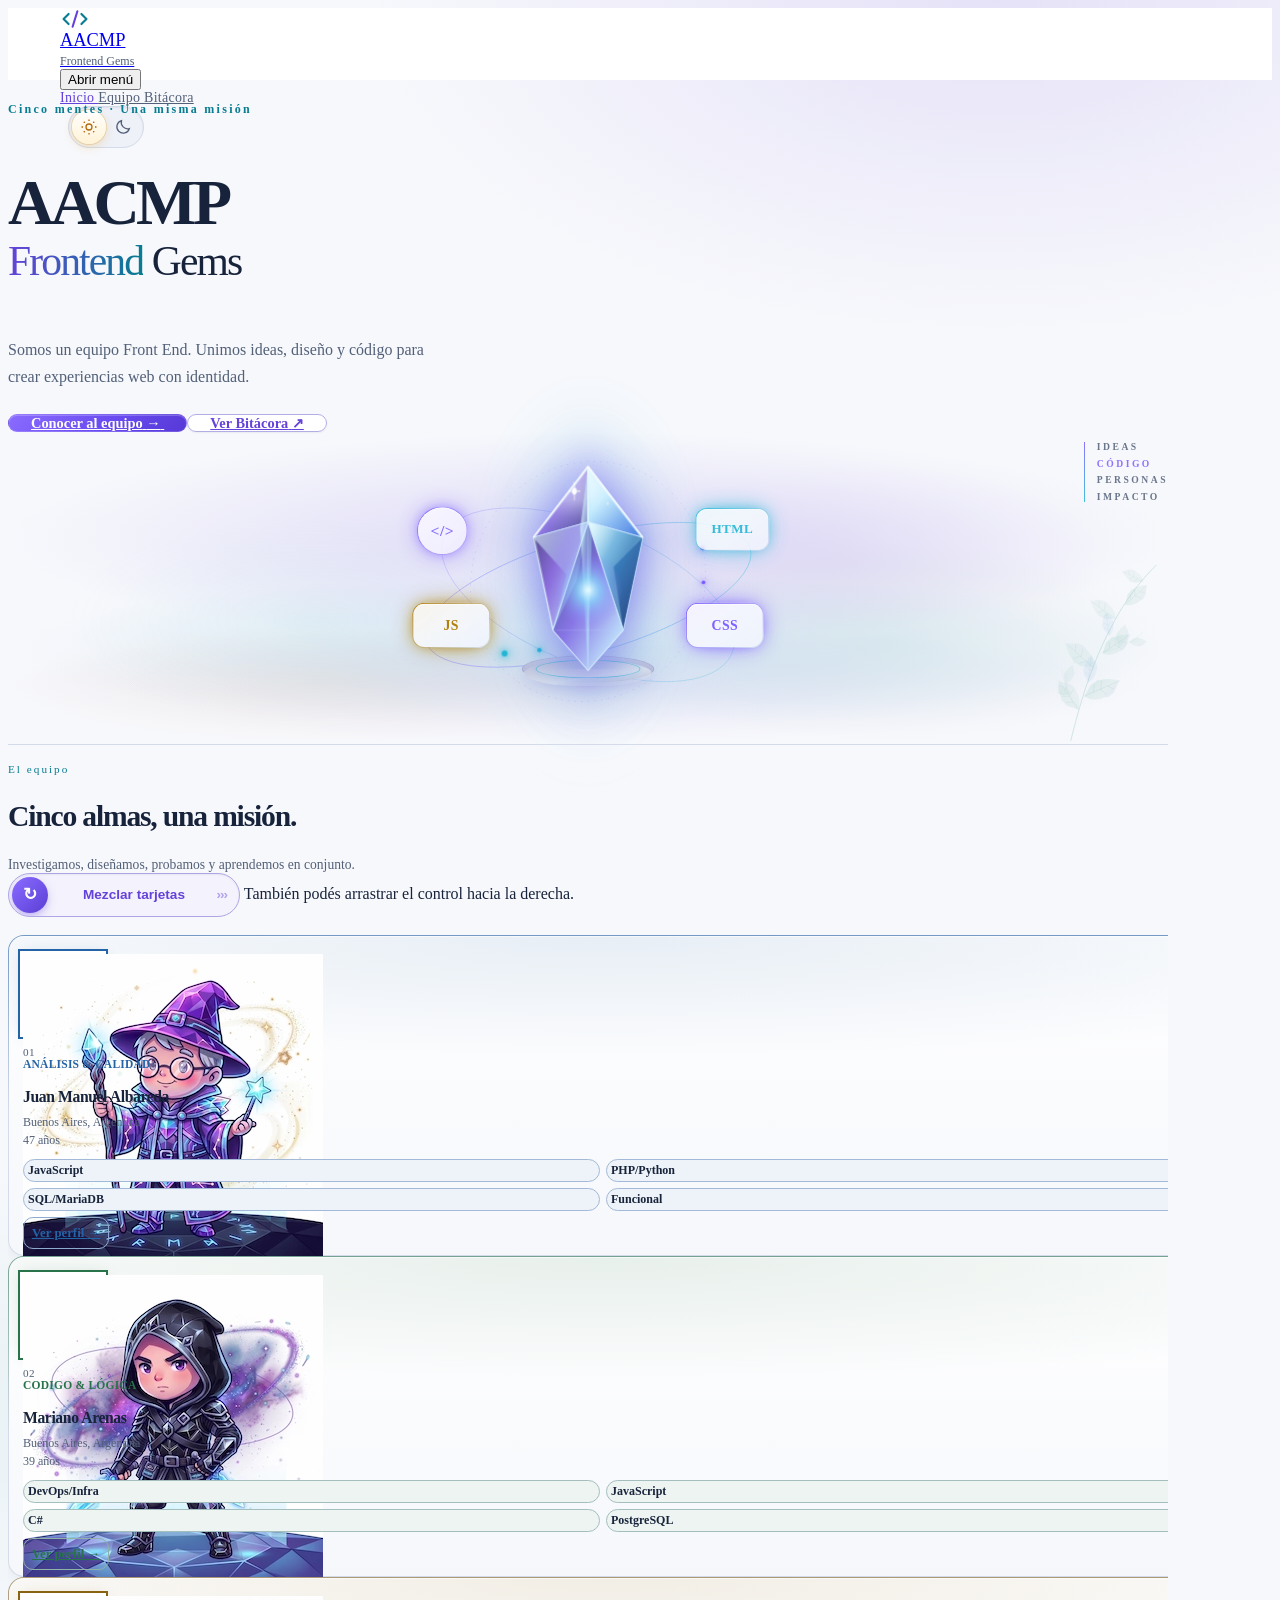
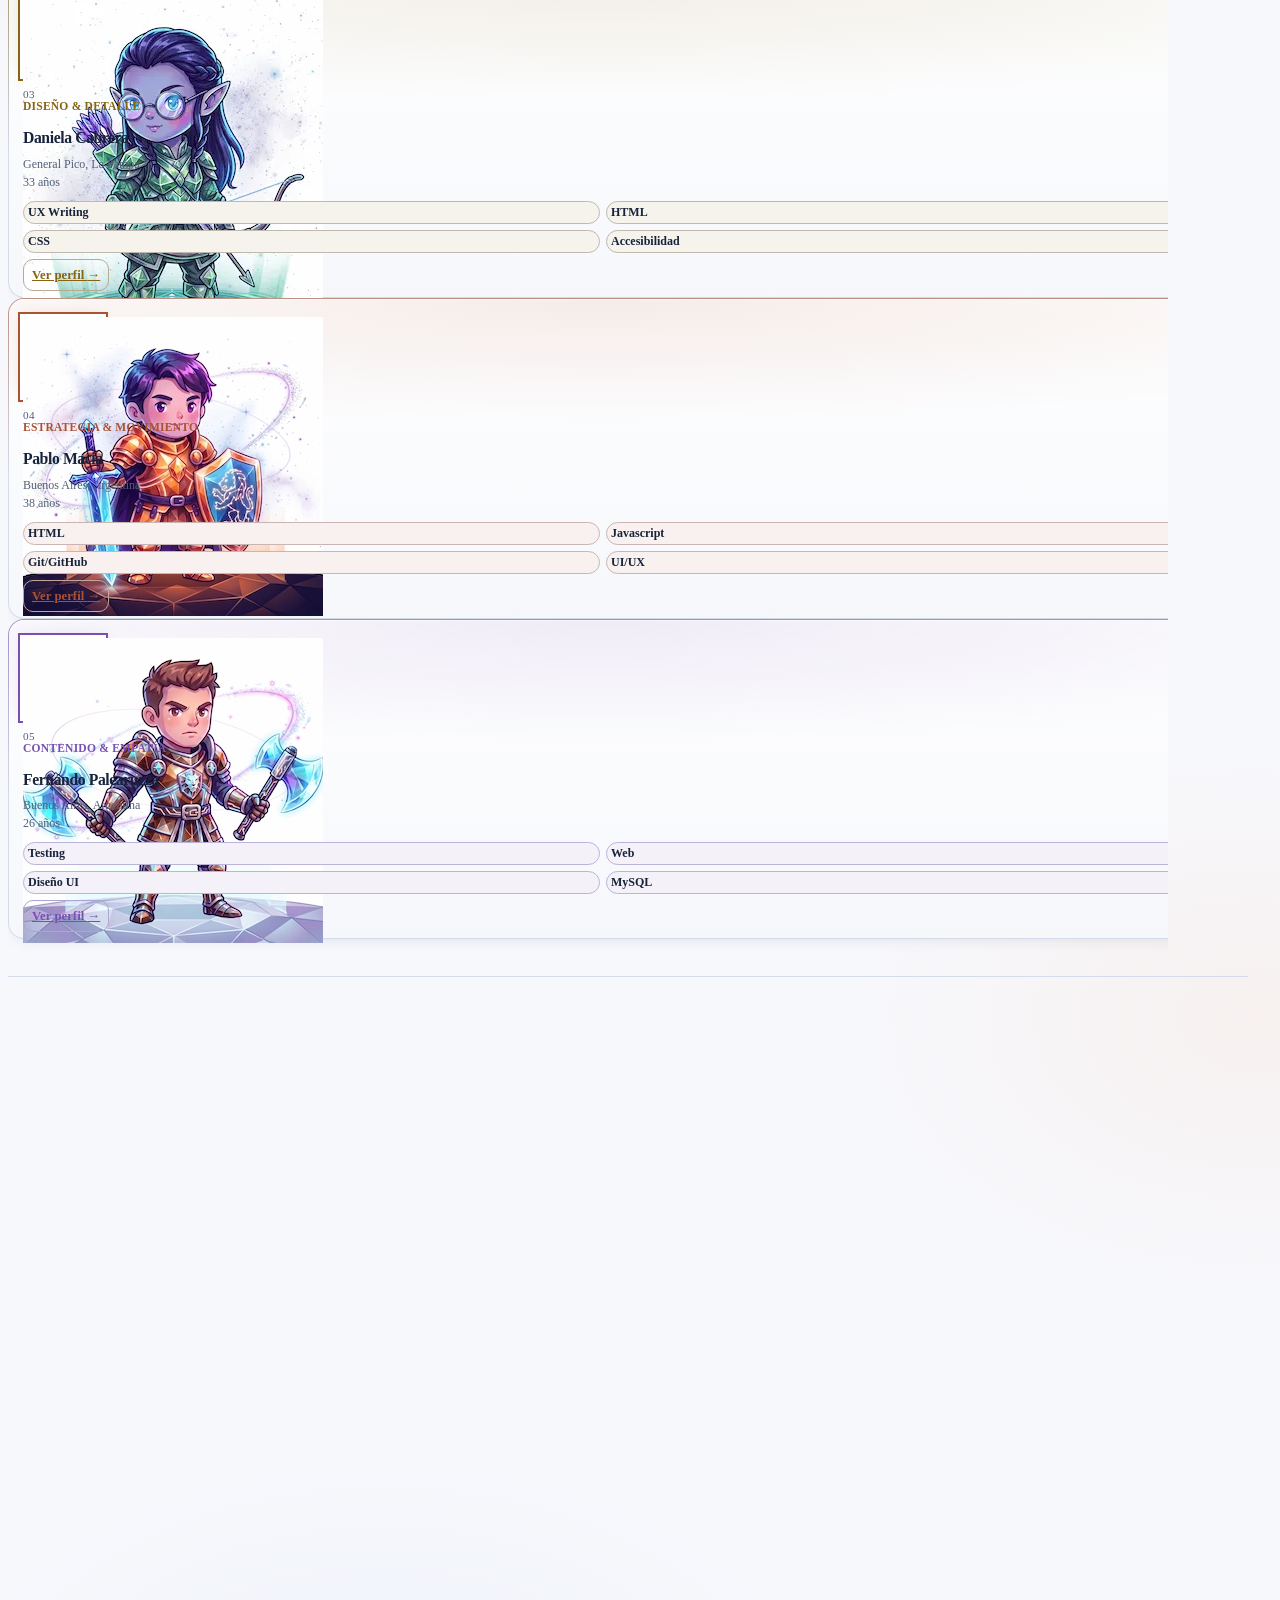
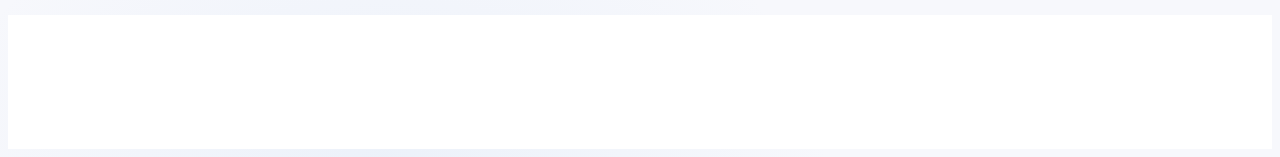
<file: index.html>
<!doctype html>
<html lang="es">

<head>
  <meta charset="UTF-8">
  <meta name="viewport" content="width=device-width, initial-scale=1.0">
  <meta name="description"
    content="AACMP Frontend Gems: cinco mentes que combinan ideas, diseño y código para crear experiencias web.">
  <title>AACMP | Frontend Gems</title>
  <link rel="icon" href="favicon.ico" sizes="32x32">
  <link rel="icon" href="img/favicon.svg" type="image/svg+xml">
  <link rel="apple-touch-icon" href="img/apple-touch-icon.png">
  <link rel="preconnect" href="https://fonts.googleapis.com">
  <link rel="preconnect" href="https://fonts.gstatic.com" crossorigin>
  <link rel="preload" as="style"
    href="https://fonts.googleapis.com/css2?family=Manrope:wght@400;500;600;700&family=Space+Grotesk:wght@400;500;600;700&display=swap">
  <link rel="stylesheet"
    href="https://fonts.googleapis.com/css2?family=Manrope:wght@400;500;600;700&family=Space+Grotesk:wght@400;500;600;700&display=swap" media="print" onload="this.media='all'">
  <noscript><link rel="stylesheet"
    href="https://fonts.googleapis.com/css2?family=Manrope:wght@400;500;600;700&family=Space+Grotesk:wght@400;500;600;700&display=swap"></noscript>
  <script src="js/theme.js"></script>
  <!--<link rel="stylesheet" href="css/styles.css">-->
  <link rel="stylesheet" href="css/guild.css">
  <link rel="stylesheet" href="css/refinement.css">
</head>

<body class="home-page" id="top">

  <!--Header-->
  <header class="site-header">
    <a class="brand" href="index.html" aria-label="AACMP, inicio">
      <span class="brand-mark" aria-hidden="true"><svg class="brand-iso" viewBox="0 0 32 24" width="30" height="22" fill="none"><path class="brand-iso-code" d="M9 6.5 3.5 12 9 17.5M23 6.5l5.5 5.5-5.5 5.5"/><path class="brand-iso-slash" d="M18.6 3.5 13.4 20.5"/></svg></span>
      <span class="brand-name">AACMP<small>Frontend Gems</small></span>
    </a>
    <button class="menu-button" type="button" aria-expanded="false" aria-controls="main-nav">
      <span></span><span></span><span></span>
      <span class="sr-only">Abrir menú</span>
    </button>
    <nav id="main-nav" class="main-nav" aria-label="Navegación principal">
      <a class="active" href="index.html" aria-current="page">Inicio </a>
      <a href="#equipo">Equipo </a>
      <a href="pages/bitacora.html">Bitácora </a>
    </nav>
    <button class="theme-toggle" type="button" aria-label="Modo oscuro" aria-pressed="false" title="Cambiar tema claro / oscuro" hidden>
      <span class="theme-thumb" aria-hidden="true"></span>
      <svg class="theme-sun" viewBox="0 0 24 24" fill="none" stroke="currentColor" stroke-width="1.7" aria-hidden="true"><circle cx="12" cy="12" r="4"/><path d="M12 2v2m0 16v2M2 12h2m16 0h2M5 5l1.4 1.4m11.2 11.2L19 19M5 19l1.4-1.4M17.6 6.4L19 5"/></svg>
      <svg class="theme-moon" viewBox="0 0 24 24" fill="none" stroke="currentColor" stroke-width="1.7" aria-hidden="true"><path d="M20.5 14A8.5 8.5 0 0 1 10 3.5 8.5 8.5 0 1 0 20.5 14Z"/></svg>
    </button>
  </header>

  <main>

    <!-- La gema original de Daniela es el núcleo de la nueva identidad. -->
    <section class="hero section-shell" aria-labelledby="hero-title">
      <div class="hero-copy">
        <p class="eyebrow">Cinco mentes · Una misma misión</p>
        <h1 id="hero-title">AACMP<span><em>Frontend</em> Gems</span></h1>
        <p class="hero-lead">Somos un equipo Front End. Unimos ideas, diseño y código para crear experiencias web con identidad.</p>
        <div class="hero-actions">
          <!-- Desktop muestra el texto largo; mobile, el ícono y el texto corto. -->
          <a class="btn-leaf" href="#equipo" id="btn-conoce-equipo" aria-label="Conocer al equipo">
            <svg class="cta-icon" viewBox="0 0 24 24" fill="none" stroke="currentColor" stroke-width="1.8" stroke-linecap="round" stroke-linejoin="round" aria-hidden="true"><circle cx="9" cy="8" r="3.2"/><path d="M3.5 19c.6-3.2 2.8-5 5.5-5s4.9 1.8 5.5 5"/><circle cx="17" cy="9" r="2.4"/><path d="M16 14.2c2.4-.2 4.1 1.3 4.5 4.3"/></svg>
            <span class="cta-long">Conocer al equipo</span><span class="cta-short">Equipo</span>
            <span class="cta-arrow" aria-hidden="true">→</span>
          </a>
          <a class="btn-stone" href="pages/bitacora.html" id="btn-ver-proceso" aria-label="Ver Bitácora">
            <svg class="cta-icon" viewBox="0 0 24 24" fill="none" stroke="currentColor" stroke-width="1.8" stroke-linecap="round" stroke-linejoin="round" aria-hidden="true"><path d="M5 4.5h11a2 2 0 0 1 2 2V20H7a2 2 0 0 1-2-2Z"/><path d="M5 18a2 2 0 0 1 2-2h11"/><path d="M9 8.5h5M9 11.5h3"/></svg>
            <span class="cta-long">Ver Bitácora</span><span class="cta-short">Bitácora</span>
            <span class="cta-arrow" aria-hidden="true">↗</span>
          </a>
        </div>
      </div>
      <div class="digital-core" aria-hidden="true">
        <div class="core-halo"></div>
        <svg class="core-orbits" viewBox="0 0 520 400" fill="none">
          <defs>
            <linearGradient id="orbitGradient" x1="0" y1="0" x2="1" y2="0">
              <stop offset="0" class="orbit-stop-a"/>
              <stop offset="1" class="orbit-stop-b"/>
            </linearGradient>
            <!-- Paths de las elipses para animateMotion -->
            <!-- Elipse 1: cx=260 cy=220 rx=228 ry=78 rot=-16° -->
            <path id="orbitPath1"
              d="M 32,220 A 228,78,0,1,1 488,220 A 228,78,0,1,1 32,220"
              transform="rotate(-16 260 220)"/>
            <!-- Elipse 2: cx=260 cy=220 rx=210 ry=94 rot=22° -->
            <path id="orbitPath2"
              d="M 50,220 A 210,94,0,1,1 470,220 A 210,94,0,1,1 50,220"
              transform="rotate(22 260 220)"/>
            <!-- Elipse 3: cx=260 cy=202 rx=156 ry=165 rot=34° -->
            <path id="orbitPath3"
              d="M 104,202 A 156,165,0,1,1 416,202 A 156,165,0,1,1 104,202"
              transform="rotate(34 260 202)"/>
          </defs>
          <!-- Elipses fijas (líneas guía) -->
          <ellipse cx="260" cy="220" rx="228" ry="78" transform="rotate(-16 260 220)"/>
          <ellipse cx="260" cy="220" rx="210" ry="94" transform="rotate(22 260 220)"/>
          <ellipse class="orbit-fine" cx="260" cy="202" rx="156" ry="165" transform="rotate(34 260 202)"/>
          <!-- Luces orbitales con animateMotion -->
          <g class="orbit-nodes">
            <!-- Órbita 1: dos luces cian en sentidos y velocidades diferentes -->
            <circle r="4" class="orbit-light orbit-light-1">
              <animateMotion dur="8s" repeatCount="indefinite" begin="0s">
                <mpath href="#orbitPath1"/>
              </animateMotion>
            </circle>
            <circle r="3" class="orbit-light orbit-light-2">
              <animateMotion dur="8s" repeatCount="indefinite" begin="-4s">
                <mpath href="#orbitPath1"/>
              </animateMotion>
            </circle>
            <!-- Órbita 2: dos luces violeta -->
            <circle r="3" class="orbit-light orbit-light-violet orbit-light-3">
              <animateMotion dur="11s" repeatCount="indefinite" begin="-2s">
                <mpath href="#orbitPath2"/>
              </animateMotion>
            </circle>
            <circle r="4" class="orbit-light orbit-light-4">
              <animateMotion dur="11s" repeatCount="indefinite" begin="-7s">
                <mpath href="#orbitPath2"/>
              </animateMotion>
            </circle>
            <!-- Órbita 3: luz violeta fina -->
            <circle r="2.5" class="orbit-light orbit-light-violet orbit-light-5">
              <animateMotion dur="15s" repeatCount="indefinite" begin="-5s">
                <mpath href="#orbitPath3"/>
              </animateMotion>
            </circle>
          </g>
        </svg>
        <div class="core-platform"><i></i></div>
        <div class="gem-crystal" aria-hidden="true">
          <svg class="gem-svg" viewBox="0 0 180 200" xmlns="http://www.w3.org/2000/svg">
            <defs>
              <!-- Filtro glow cristal -->
              <filter id="gemGlow" x="-30%" y="-30%" width="160%" height="160%">
                <feGaussianBlur in="SourceGraphic" stdDeviation="2.5" result="blur" />
                <feMerge>
                  <feMergeNode in="blur" />
                  <feMergeNode in="SourceGraphic" />
                </feMerge>
              </filter>
              <!-- Filtro suave interior -->
              <filter id="softInner" x="-10%" y="-10%" width="120%" height="120%">
                <feGaussianBlur in="SourceGraphic" stdDeviation="1.5" />
              </filter>
              <!-- Filtro cristal con refracción sutil -->
              <filter id="glassRefract" x="-5%" y="-5%" width="110%" height="110%">
                <feTurbulence type="fractalNoise" baseFrequency="0.65" numOctaves="2" result="noise" />
                <feDisplacementMap in="SourceGraphic" in2="noise" scale="1.2" result="distorted" />
                <feGaussianBlur in="distorted" stdDeviation="0.3" />
              </filter>
              <!-- Gradientes cristalinos por faceta -->
              <!-- coral cristal -->
              <linearGradient id="facetCoral" x1="0%" y1="0%" x2="100%" y2="100%">
                <stop offset="0%" stop-color="#FDEAE8" stop-opacity="0.72" />
                <stop offset="40%" stop-color="#D4A8A0" stop-opacity="0.45" />
                <stop offset="100%" stop-color="#C48878" stop-opacity="0.28" />
              </linearGradient>
              <!-- cerulean cristal -->
              <linearGradient id="facetBlue" x1="0%" y1="0%" x2="100%" y2="100%">
                <stop offset="0%" stop-color="#EAF4FA" stop-opacity="0.70" />
                <stop offset="40%" stop-color="#A8C4D4" stop-opacity="0.42" />
                <stop offset="100%" stop-color="#7AAAC4" stop-opacity="0.25" />
              </linearGradient>
              <!-- ochre/dorado cristal -->
              <linearGradient id="facetGold" x1="0%" y1="100%" x2="100%" y2="0%">
                <stop offset="0%" stop-color="#FBF0D8" stop-opacity="0.68" />
                <stop offset="40%" stop-color="#C4A05C" stop-opacity="0.40" />
                <stop offset="100%" stop-color="#E0C88C" stop-opacity="0.22" />
              </linearGradient>
              <!-- sage green cristal -->
              <linearGradient id="facetGreen" x1="100%" y1="0%" x2="0%" y2="100%">
                <stop offset="0%" stop-color="#E8F4E2" stop-opacity="0.70" />
                <stop offset="40%" stop-color="#87A878" stop-opacity="0.42" />
                <stop offset="100%" stop-color="#6B8E6B" stop-opacity="0.25" />
              </linearGradient>
              <!-- lavender cristal -->
              <linearGradient id="facetLavender" x1="0%" y1="0%" x2="100%" y2="100%">
                <stop offset="0%" stop-color="#F0EDF8" stop-opacity="0.70" />
                <stop offset="40%" stop-color="#C4B8D8" stop-opacity="0.42" />
                <stop offset="100%" stop-color="#A898CC" stop-opacity="0.25" />
              </linearGradient>
              <!-- Reflejo especular de cristal (luz principal) -->
              <radialGradient id="facetCenter" cx="38%" cy="30%" r="60%">
                <stop offset="0%" stop-color="#FFFFFF" stop-opacity="0.92" />
                <stop offset="30%" stop-color="#F8FAFF" stop-opacity="0.55" />
                <stop offset="70%" stop-color="#E8F0F8" stop-opacity="0.18" />
                <stop offset="100%" stop-color="#D0DDF0" stop-opacity="0.05" />
              </radialGradient>
              <!-- Reflejo interno difuso -->
              <linearGradient id="glassSheen" x1="0%" y1="0%" x2="60%" y2="100%">
                <stop offset="0%" stop-color="#FFFFFF" stop-opacity="0.50" />
                <stop offset="50%" stop-color="#FFFFFF" stop-opacity="0.08" />
                <stop offset="100%" stop-color="#FFFFFF" stop-opacity="0.00" />
              </linearGradient>
              <!-- Aura exterior cristalina -->
              <radialGradient id="gemAura" cx="50%" cy="50%" r="50%">
                <stop offset="0%" stop-color="#C4D8F0" stop-opacity="0.22" />
                <stop offset="50%" stop-color="#A8C4D4" stop-opacity="0.10" />
                <stop offset="100%" stop-color="#E0D8F8" stop-opacity="0" />
              </radialGradient>

              <!-- Luz interna del núcleo; las cinco facetas de Daniela se conservan. -->
              <linearGradient id="crystalCrown" x1="0" y1="0" x2="1" y2="1"><stop stop-color="#e2edff"/><stop offset=".48" stop-color="#aa9afa"/><stop offset="1" stop-color="#6754cf"/></linearGradient>
              <linearGradient id="crystalSky" x1="0" y1="0" x2=".8" y2="1"><stop stop-color="#dcfaff"/><stop offset=".4" stop-color="#7ecef4"/><stop offset="1" stop-color="#4475c7"/></linearGradient>
              <linearGradient id="crystalDepth" x1="0" y1="0" x2="1" y2=".8"><stop stop-color="#8473d6"/><stop offset=".45" stop-color="#564ba9"/><stop offset="1" stop-color="#aba3ee"/></linearGradient>
              <linearGradient id="crystalIce" x1="0" y1="0" x2="1" y2="1"><stop stop-color="#b8f5ff"/><stop offset=".32" stop-color="#54b6e4"/><stop offset="1" stop-color="#4d65be"/></linearGradient>
              <linearGradient id="crystalTip" x1="0" y1="0" x2=".8" y2="1"><stop stop-color="#aaa0fa"/><stop offset=".55" stop-color="#7761d2"/><stop offset="1" stop-color="#c4d8ff"/></linearGradient>
              <linearGradient id="crystalReflection" x1="0" y1="0" x2="1" y2="1"><stop stop-color="#eefcff" stop-opacity=".7"/><stop offset=".5" stop-color="#b9eeff" stop-opacity=".08"/><stop offset="1" stop-color="#7c6cf5" stop-opacity=".3"/></linearGradient>
              <radialGradient id="crystalHeart"><stop stop-color="#d5f7ff" stop-opacity=".8"/><stop offset=".32" stop-color="#7fddff" stop-opacity=".32"/><stop offset="1" stop-color="#8d7dfa" stop-opacity="0"/></radialGradient>
            </defs>

            <!-- Aura de brillo exterior -->
            <ellipse cx="90" cy="108" rx="72" ry="78" fill="url(#gemAura)" class="gem-aura-el" />

            <!-- ====== FACETAS TRASERAS (cristal – muy translúcidas) ====== -->
            <!-- Faceta izquierda trasera -->
            <polygon points="90,42 34,88 54,148" fill="rgba(180,210,240,0.06)" class="gem-shadow" />
            <!-- Faceta derecha trasera -->
            <polygon points="90,42 146,88 126,148" fill="rgba(180,210,240,0.05)" class="gem-shadow" />

            <!-- ====== FACETAS PRINCIPALES (cristal translúcido) ====== -->
            <!-- Arriba-izquierda: Pablo (coral cristal) -->
            <polygon class="gem-facet facet-pablo" points="90,42 34,88 90,78" fill="url(#facetCoral)"
              filter="url(#gemGlow)" />
            <!-- Arriba-derecha: Juan (azul cristal) -->
            <polygon class="gem-facet facet-juan" points="90,42 146,88 90,78" fill="url(#facetBlue)"
              filter="url(#gemGlow)" />
            <!-- Izquierda: Daniela (dorado cristal) -->
            <polygon class="gem-facet facet-daniela" points="34,88 54,148 90,78" fill="url(#facetGold)"
              filter="url(#gemGlow)" />
            <!-- Derecha: Mariano (verde cristal) -->
            <polygon class="gem-facet facet-mariano" points="146,88 126,148 90,78" fill="url(#facetGreen)"
              filter="url(#gemGlow)" />
            <!-- Abajo: Fernando (lavanda cristal) -->
            <polygon class="gem-facet facet-fernando" points="54,148 90,174 126,148 90,78" fill="url(#facetLavender)"
              filter="url(#gemGlow)" />

            <!-- ====== REFLEJOS Y LUZ CRISTALINA ====== -->
            <!-- Capa de brillo vitreo sobre toda la gema -->
            <polygon points="90,42 34,88 54,148 90,174 126,148 146,88" fill="url(#glassSheen)" opacity="0.85" />

            <!-- Cara central con reflejo especular de cristal -->
            <polygon points="90,42 34,88 90,78 146,88" fill="url(#facetCenter)" opacity="0.75" />

            <!-- Líneas de aristas (finas, casi invisibles como en vidrio) -->
            <g stroke="rgba(180,210,255,0.22)" stroke-width="0.7" fill="none">
              <line x1="90" y1="42" x2="34" y2="88" />
              <line x1="90" y1="42" x2="146" y2="88" />
              <line x1="34" y1="88" x2="90" y2="78" />
              <line x1="146" y1="88" x2="90" y2="78" />
              <line x1="34" y1="88" x2="54" y2="148" />
              <line x1="146" y1="88" x2="126" y2="148" />
              <line x1="54" y1="148" x2="90" y2="174" />
              <line x1="126" y1="148" x2="90" y2="174" />
              <line x1="54" y1="148" x2="126" y2="148" />
              <line x1="90" y1="78" x2="54" y2="148" />
              <line x1="90" y1="78" x2="126" y2="148" />
            </g>

            <!-- Aristas brillantes (refracción de cristal) -->
            <g stroke="rgba(255,255,255,0.80)" stroke-width="1.4" fill="none">
              <line x1="90" y1="42" x2="34" y2="88" />
              <line x1="90" y1="42" x2="90" y2="78" />
              <line x1="90" y1="42" x2="146" y2="88" />
            </g>
            <!-- Borde inferior iluminado -->
            <g stroke="rgba(255,255,255,0.35)" stroke-width="0.9" fill="none">
              <line x1="54" y1="148" x2="90" y2="174" />
              <line x1="126" y1="148" x2="90" y2="174" />
            </g>

            <!-- Destello principal (punto de luz) -->
            <circle class="gem-sparkle main-sparkle" cx="76" cy="58" r="4.5" fill="white" opacity="0.9" />
            <circle cx="76" cy="58" r="2" fill="white" opacity="1" />

            <!-- Destello secundario -->
            <circle class="gem-sparkle sec-sparkle" cx="110" cy="66" r="2.5" fill="rgba(255,252,245,0.85)"
              opacity="0.7" />

            <!-- Líneas de destello cruciforme -->
            <g class="gem-sparkle cross-sparkle" opacity="0.7">
              <line x1="76" y1="52" x2="76" y2="64" stroke="white" stroke-width="1" />
              <line x1="70" y1="58" x2="82" y2="58" stroke="white" stroke-width="1" />
            </g>
            <!-- Reflejos internos finos, sin blur ni sustitución de la silueta. -->
            <g class="crystal-optics" pointer-events="none">
              <polygon points="90,42 82,82 90,174 94,80" fill="url(#crystalReflection)"/>
              <polygon points="34,88 68,112 54,148 78,116 90,78" fill="url(#crystalReflection)" opacity=".4"/>
              <polygon points="90,78 126,148 116,107 146,88" fill="url(#crystalReflection)" opacity=".6"/>
              <ellipse class="crystal-heart" cx="90" cy="112" rx="29" ry="42" fill="url(#crystalHeart)"/>
              <path d="M90 43 90 78 54 148 M90 78 126 148 M90 78 90 173" fill="none" stroke="#d6edff" stroke-opacity=".6" stroke-width=".65"/>
              <path d="M90 43 35 88 54 147 M91 44 145 88" fill="none" stroke="#ecfbff" stroke-opacity=".8" stroke-width="1"/>
            </g>
          </svg>

          <!-- Partículas de polvo mágico -->
          <div class="gem-dust gd-1"></div>
          <div class="gem-dust gd-2"></div>
          <div class="gem-dust gd-3"></div>
          <div class="gem-dust gd-4"></div>
          <div class="gem-dust gd-5"></div>
        </div>
        <span class="tech-node node-code">&lt;/&gt;</span>
        <span class="tech-node node-html">HTML</span>
        <span class="tech-node node-css">CSS</span>
        <span class="tech-node node-js">JS</span>
        <span class="core-caption"><span>Ideas</span><span>Código</span><span>Personas</span><span>Impacto</span></span>
      </div>
    </section>

    <!-- Equipo: orden inicial alfabético por apellido (AACMP). -->
    <section id="equipo" class="team-section section-shell">

      <div class="section-heading">
        <div>
          <p class="label-tag">El equipo</p>
          <h2>Cinco almas, una misión.</h2>
          <p class="team-intro">Investigamos, diseñamos, probamos y aprendemos en conjunto.</p>
        </div>
        <!-- Mezclador tipo slider: se arrastra el ícono hasta el final, o se activa
             con click / Enter / Espacio (es un button nativo). Lógica en main.js. -->
        <button id="shuffle-team" class="shuffle-slider" type="button" aria-label="Mezclar tarjetas" aria-describedby="shuffle-hint">
          <span class="shuffle-fill" aria-hidden="true"></span>
          <span class="shuffle-knob" aria-hidden="true">↻</span>
          <span class="shuffle-label">Mezclar tarjetas</span>
        </button>
        <span id="shuffle-hint" class="sr-only">También podés arrastrar el control hacia la derecha.</span>
        <p id="shuffle-status" class="sr-only" aria-live="polite"></p>
      </div>

      <div id="team-grid" class="team-grid">

        <!-- Juan Manuel -->
        <article class="member-card" data-member="juan">
          <!-- Cara frontal (solo mobile/touch): abre la ficha ampliada. -->
          <button class="card-front" type="button" aria-haspopup="dialog" aria-controls="member-sheet">
            <span class="card-index" aria-hidden="true">01</span>
            <span class="card-front-avatar"><img src="img/juan300.webp"
              data-src-light="img/juan300.webp" data-src-dark="img/juanDark300.webp"
              loading="lazy" decoding="async" alt="Avatar ilustrado de Juan Manuel Albareda"></span>
            <span class="card-front-name">Juan Manuel Albareda</span>
            <span class="sr-only">: ver datos</span>
            <span class="card-front-hint" aria-hidden="true">+</span>
          </button>
          <!-- Contenido completo en desktop; en mobile/touch es la fuente de datos de la ficha. -->
          <div class="card-back" id="card-back-juan">
            <div class="card-portrait portrait-blue">
              <img src="img/juan300.webp"
                data-src-light="img/juan300.webp" data-src-dark="img/juanDark300.webp"
                loading="lazy" decoding="async" alt="Avatar ilustrado de Juan Manuel Albareda" class="portrait-image">
            </div>
            <div class="card-index">01</div>
            <div class="card-body">
              <p class="role-header">ANÁLISIS & CALIDAD</p>
              <h3>Juan Manuel Albareda</h3>
              <p class="card-meta">Buenos Aires, Argentina<br>47 años</p>
              <div class="tags">
                <span>JavaScript</span>
                <span>PHP/Python</span>
                <span>SQL/MariaDB</span>
                <span>Funcional</span>
              </div>
              <a class="card-link" href="juan.html" id="link-juan" aria-label="Ver perfil de Juan Manuel Albareda">Ver perfil <span aria-hidden="true">→</span></a>
            </div>
          </div>
        </article>

        <!-- Mariano -->
        <article class="member-card" data-member="mariano">
          <!-- Cara frontal (solo mobile/touch): abre la ficha ampliada. -->
          <button class="card-front" type="button" aria-haspopup="dialog" aria-controls="member-sheet">
            <span class="card-index" aria-hidden="true">02</span>
            <span class="card-front-avatar"><img src="img/mariano300.webp"
              data-src-light="img/mariano300.webp" data-src-dark="img/marianoDark300.webp"
              loading="lazy" decoding="async" alt="Avatar ilustrado de Mariano Arenas"></span>
            <span class="card-front-name">Mariano Arenas</span>
            <span class="sr-only">: ver datos</span>
            <span class="card-front-hint" aria-hidden="true">+</span>
          </button>
          <!-- Contenido completo en desktop; en mobile/touch es la fuente de datos de la ficha. -->
          <div class="card-back" id="card-back-mariano">
            <div class="card-portrait portrait-green">
              <img src="img/mariano300.webp" data-src-light="img/mariano300.webp" data-src-dark="img/marianoDark300.webp"
                loading="lazy" decoding="async" alt="Avatar ilustrado de Mariano Arenas" class="portrait-image">
            </div>
            <div class="card-index">02</div>
            <div class="card-body">
              <p class="role-header">CODIGO & LÓGICA</p>
              <h3>Mariano Arenas</h3>
              <p class="card-meta">Buenos Aires, Argentina<br>39 años</p>
              <div class="tags">
                <span>DevOps/Infra</span>
                <span>JavaScript</span>
                <span>C#</span>
                <span>PostgreSQL</span>
              </div>
              <a class="card-link" href="mariano.html" id="link-mariano" aria-label="Ver perfil de Mariano Arenas">Ver perfil <span aria-hidden="true">→</span></a>
            </div>
          </div>
        </article>

        <!-- Daniela -->
        <article class="member-card" data-member="daniela">
          <!-- Cara frontal (solo mobile/touch): abre la ficha ampliada. -->
          <button class="card-front" type="button" aria-haspopup="dialog" aria-controls="member-sheet">
            <span class="card-index" aria-hidden="true">03</span>
            <span class="card-front-avatar"><img src="img/daniela300.webp"
              data-src-light="img/daniela300.webp" data-src-dark="img/danielaDark300.webp"
              loading="lazy" decoding="async" alt="Avatar ilustrado de Daniela Cabrera"></span>
            <span class="card-front-name">Daniela Cabrera</span>
            <span class="sr-only">: ver datos</span>
            <span class="card-front-hint" aria-hidden="true">+</span>
          </button>
          <!-- Contenido completo en desktop; en mobile/touch es la fuente de datos de la ficha. -->
          <div class="card-back" id="card-back-daniela">
            <div class="card-portrait portrait-yellow">
              <img src="img/daniela300.webp"
                data-src-light="img/daniela300.webp" data-src-dark="img/danielaDark300.webp"
                loading="lazy" decoding="async" alt="Avatar ilustrado de Daniela Cabrera" class="portrait-image">
            </div>
            <div class="card-index">03</div>
            <div class="card-body">
              <p class="role-header">DISEÑO & DETALLE</p>
              <h3>Daniela Cabrera</h3>
              <p class="card-meta">General Pico, La Pampa<br>33 años</p>
              <div class="tags">
                <span>UX Writing</span>
                <span>HTML</span>
                <span>CSS</span>
                <span>Accesibilidad</span>
              </div>
              <a class="card-link" href="daniela.html" id="link-daniela" aria-label="Ver perfil de Daniela Cabrera">Ver perfil <span aria-hidden="true">→</span></a>
            </div>
          </div>
        </article>

        <!-- Pablo -->
        <article class="member-card" data-member="pablo">
          <!-- Cara frontal (solo mobile/touch): abre la ficha ampliada. -->
          <button class="card-front" type="button" aria-haspopup="dialog" aria-controls="member-sheet">
            <span class="card-index" aria-hidden="true">04</span>
            <span class="card-front-avatar"><img src="img/pablo300.webp"
              data-src-light="img/pablo300.webp" data-src-dark="img/pabloDark300.webp"
              loading="lazy" decoding="async" alt="Avatar ilustrado de Pablo Macia"></span>
            <span class="card-front-name">Pablo Macia</span>
            <span class="sr-only">: ver datos</span>
            <span class="card-front-hint" aria-hidden="true">+</span>
          </button>
          <!-- Contenido completo en desktop; en mobile/touch es la fuente de datos de la ficha. -->
          <div class="card-back" id="card-back-pablo">
            <div class="card-portrait portrait-coral">
              <img src="img/pablo300.webp" data-src-light="img/pablo300.webp" data-src-dark="img/pabloDark300.webp"
                loading="lazy" decoding="async" alt="Avatar ilustrado de Pablo Macia" class="portrait-image">
            </div>
            <div class="card-index">04</div>
            <div class="card-body">
              <p class="role-header">ESTRATEGIA & MOVIMIENTO</p>
              <h3>Pablo Macia</h3>
              <p class="card-meta">Buenos Aires, Argentina<br>38 años</p>
              <div class="tags">
                <span>HTML</span>
                <span>Javascript</span>
                <span>Git/GitHub</span>
                <span>UI/UX</span>
              </div>
              <a class="card-link" href="pablo.html" id="link-pablo" aria-label="Ver perfil de Pablo Macia">Ver perfil <span aria-hidden="true">→</span></a>
            </div>
          </div>
        </article>

        <!-- Fernando -->
        <article class="member-card" data-member="fernando">
          <!-- Cara frontal (solo mobile/touch): abre la ficha ampliada. -->
          <button class="card-front" type="button" aria-haspopup="dialog" aria-controls="member-sheet">
            <span class="card-index" aria-hidden="true">05</span>
            <span class="card-front-avatar"><img src="img/fernando300.webp"
              data-src-light="img/fernando300.webp" data-src-dark="img/fernandoDark300.webp"
              loading="lazy" decoding="async" alt="Avatar ilustrado de Fernando Palearuzza"></span>
            <span class="card-front-name">Fernando Palearuzza</span>
            <span class="sr-only">: ver datos</span>
            <span class="card-front-hint" aria-hidden="true">+</span>
          </button>
          <!-- Contenido completo en desktop; en mobile/touch es la fuente de datos de la ficha. -->
          <div class="card-back" id="card-back-fernando">
            <div class="card-portrait portrait-purple">
              <img src="img/fernando300.webp" data-src-light="img/fernando300.webp" data-src-dark="img/fernandoDark300.webp"
                loading="lazy" decoding="async" alt="Avatar ilustrado de Fernando Palearuzza" class="portrait-image">
            </div>
            <div class="card-index">05</div>
            <div class="card-body">
              <p class="role-header">CONTENIDO & EMPATÍA</p>
              <h3>Fernando Palearuzza</h3>
              <p class="card-meta">Buenos Aires, Argentina<br>26 años</p>
              <div class="tags">
                <span>Testing</span>
                <span>Web</span>
                <span>Diseño UI</span>
                <span>MySQL</span>
              </div>
              <a class="card-link" href="fernando.html" id="link-fernando" aria-label="Ver perfil de Fernando Palearuzza">Ver perfil <span aria-hidden="true">→</span></a>
            </div>
          </div>
        </article>

      </div>
      <!-- Ficha ampliada (solo mobile/touch): una sola para todo el equipo.
           main.js la completa con los datos de la tarjeta tocada y la anima
           desde su posición (FLIP) hasta el centro, donde gira y muestra el dorso. -->
      <dialog id="member-sheet" class="member-sheet" aria-labelledby="sheet-name">
        <div class="sheet-scrim" aria-hidden="true"></div>
        <div class="sheet-card">
          <div class="sheet-flipper">
            <div class="sheet-face sheet-front" aria-hidden="true"></div>
            <div class="sheet-face sheet-back">
              <button class="sheet-close" type="button" autofocus>
                <span aria-hidden="true">×</span><span class="sr-only">Cerrar ficha</span>
              </button>
              <div class="sheet-portrait"><img alt="" decoding="async"></div>
              <p class="sheet-role"></p>
              <h3 id="sheet-name" class="sheet-name"></h3>
              <dl class="sheet-meta">
                <div><dt>Ciudad</dt><dd class="sheet-city"></dd></div>
                <div><dt>Edad</dt><dd class="sheet-age"></dd></div>
              </dl>
              <p class="sheet-skills-title" id="sheet-skills-title">Habilidades</p>
              <ul class="sheet-skills" aria-labelledby="sheet-skills-title"></ul>
              <a class="sheet-link" href="index.html">Ver perfil <span aria-hidden="true">→</span></a>
            </div>
          </div>
        </div>
      </dialog>
    </section>

    <!-- Nuestra esencia: recupera el manifiesto de la propuesta original de Daniela.
         La gema pequeña es la del hero en miniatura: mismas cinco facetas (una por integrante)
         y los mismos gradientes de cristal, con su núcleo de luz y un destello. -->
    <section class="essence section-shell" aria-labelledby="essence-title">
      <div class="essence-aside" aria-hidden="true">
        <svg class="essence-gem" viewBox="34 28 112 160">
          <!-- Estirada en vertical como la del hero, pero más compacta (.86 × 1.1). -->
          <g transform="translate(90 108) scale(.86 1.1) translate(-90 -108)">
            <polygon points="90,42 34,88 90,78" fill="url(#crystalCrown)"/>
            <polygon points="90,42 146,88 90,78" fill="url(#crystalSky)"/>
            <polygon points="34,88 54,148 90,78" fill="url(#crystalDepth)"/>
            <polygon points="146,88 126,148 90,78" fill="url(#crystalIce)"/>
            <polygon points="54,148 90,174 126,148 90,78" fill="url(#crystalTip)"/>
            <polygon points="90,42 82,82 90,174 94,80" fill="url(#crystalReflection)"/>
            <ellipse cx="90" cy="112" rx="30" ry="40" fill="url(#crystalHeart)"/>
            <path d="M90 43V78L54 148M90 78l36 70M90 78v95" fill="none" stroke="#d6edff" stroke-opacity=".55" stroke-width=".8"/>
            <path d="M90 42 34 88 54 148 90 174 126 148 146 88Z M34 88 90 78 146 88" fill="none" stroke="#ecfbff" stroke-opacity=".75" stroke-width="1.1" stroke-linejoin="round"/>
          </g>
          <g class="essence-sparkle" stroke="#fff" stroke-linecap="round">
            <path d="M77 52v12M71 58h12" stroke-width="1" opacity=".75"/>
            <circle cx="77" cy="58" r="1.8" fill="#fff" stroke="none"/>
          </g>
        </svg>
      </div>
      <div class="essence-content">
        <p class="label-tag">Nuestra esencia</p>
        <h2 id="essence-title">Distintas miradas.<br><em>Una misma construcción.</em></h2>
        <p class="essence-text">Cada integrante aporta habilidades, ideas y una forma propia de resolver problemas. El proyecto toma forma cuando esas diferencias se combinan, como las facetas de una misma gema.</p>
        <ul class="essence-facets" aria-label="Las cinco facetas del equipo">
          <li data-member="juan">Análisis &amp; calidad</li>
          <li data-member="mariano">Código &amp; lógica</li>
          <li data-member="daniela">Diseño &amp; detalle</li>
          <li data-member="pablo">Estrategia &amp; movimiento</li>
          <li data-member="fernando">Contenido &amp; empatía</li>
        </ul>
      </div>
    </section>

    <!-- El proceso conserva su lugar destacado en la portada. -->
    <section class="cta section-shell" aria-labelledby="log-title">
      <div class="cta-inner">
        <div class="log-symbol" aria-hidden="true"><span>&lt;/&gt;</span><i></i><i></i><i></i></div>
        <div class="cta-text">
          <p>Nuestra Bitácora</p>
          <h2 id="log-title">La misión también se documenta.</h2>
          <p class="cta-description">Decisiones, desafíos y aprendizajes que nos hacen crecer como equipo.</p>
        </div>
        <a class="button light" href="pages/bitacora.html" id="btn-bitacora">Ir a la Bitácora <span aria-hidden="true">↗</span></a>
      </div>
    </section>

  </main>

  <!--FOOTER-->
  <footer class="site-footer">
    <a class="brand" href="index.html" aria-label="AACMP, inicio">
      <span class="brand-mark" aria-hidden="true">&lt;/&gt;</span> AACMP
    </a>
    <p>AACMP · TP1 · Desarrollo de Sistemas Web · 2026</p>
    <a href="#top" id="link-volver-arriba" class="back-to-top" aria-label="Volver arriba">
      <span class="back-to-top-text">Volver arriba</span>
      <span class="back-to-top-icon" aria-hidden="true"><svg viewBox="0 0 24 24" fill="none" stroke="currentColor" stroke-width="2" stroke-linecap="round" stroke-linejoin="round"><path d="M12 19V5M6 11l6-6 6 6"/></svg></span>
    </a>
  </footer>

  <script src="js/main.js"></script>
</body>

</html>
</file>
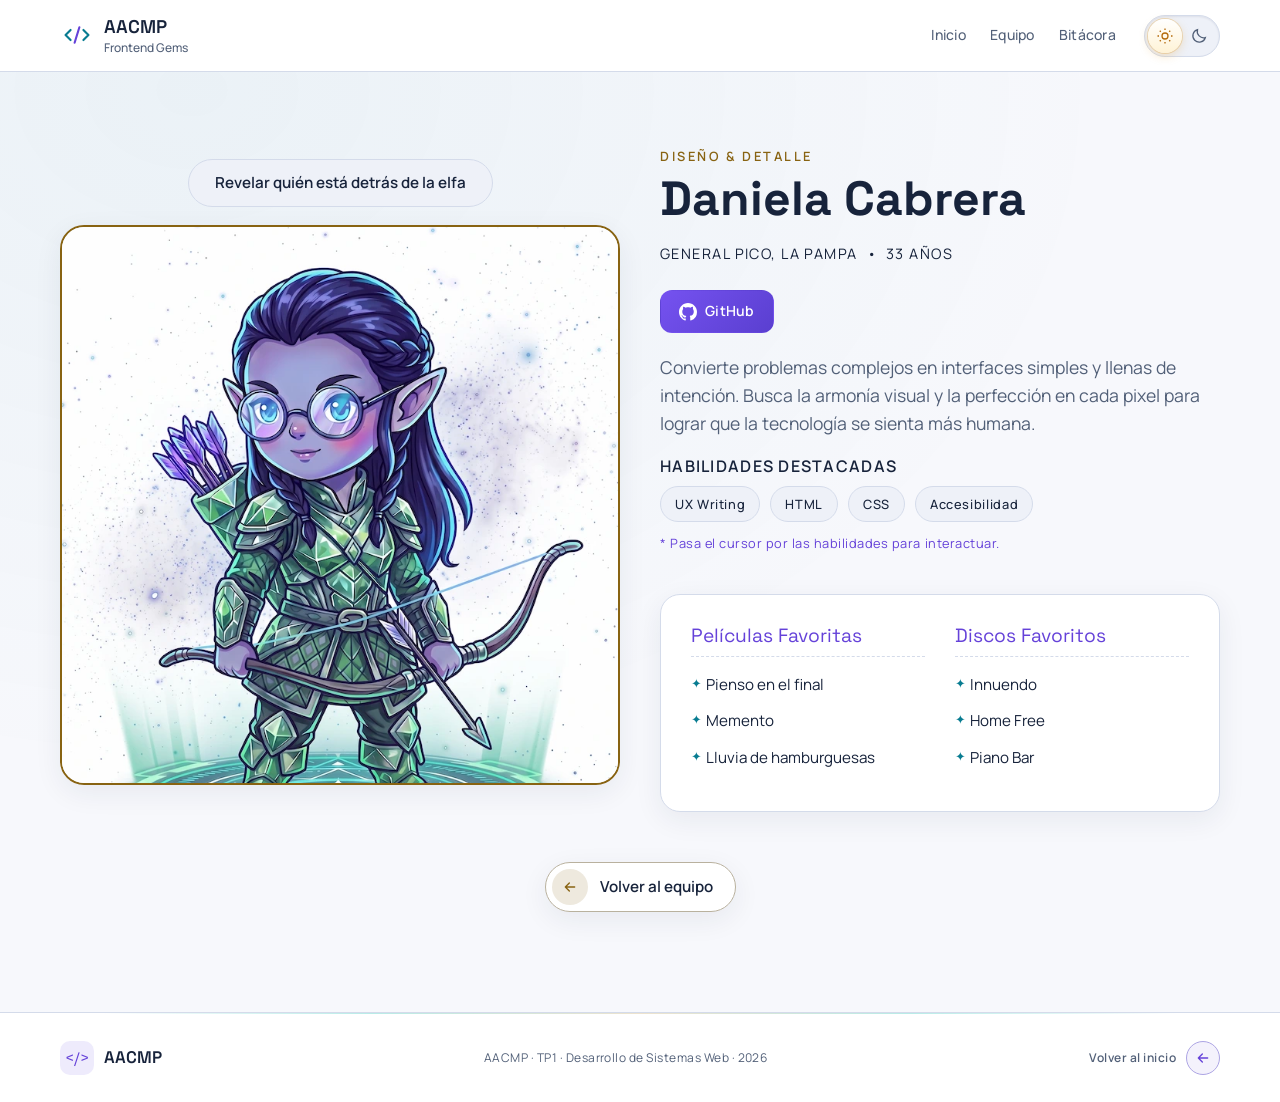
<file: daniela.html>
<!doctype html>
<html lang="es">

<head>
  <meta charset="UTF-8">
  <meta name="viewport" content="width=device-width, initial-scale=1.0">
  <meta name="description"
    content="Daniela Cabrera — Diseño &amp; Detalle. Integrante del equipo AACMP. Conocé su perfil, habilidades y trabajos.">
  <title>Daniela Cabrera | Nuestro Equipo</title>
  <link rel="icon" href="favicon.ico" sizes="32x32">
  <link rel="icon" href="img/favicon.svg" type="image/svg+xml">
  <link rel="apple-touch-icon" href="img/apple-touch-icon.png">
  <!-- Google Fonts: Playfair Display (Heading) + Inter (Body/Label) -->
  <link rel="preconnect" href="https://fonts.googleapis.com">
  <link rel="preconnect" href="https://fonts.gstatic.com" crossorigin>
  <link rel="preload" as="style"
    href="https://fonts.googleapis.com/css2?family=Manrope:wght@400;500;600;700&family=Space+Grotesk:wght@400;500;600;700&display=swap">
  <link rel="stylesheet"
    href="https://fonts.googleapis.com/css2?family=Manrope:wght@400;500;600;700&family=Space+Grotesk:wght@400;500;600;700&display=swap" media="print" onload="this.media='all'">
  <noscript><link rel="stylesheet"
    href="https://fonts.googleapis.com/css2?family=Manrope:wght@400;500;600;700&family=Space+Grotesk:wght@400;500;600;700&display=swap"></noscript>
  <script src="js/theme.js"></script>
  <link rel="stylesheet" href="css/styles.css">
  <link rel="stylesheet" href="css/guild.css">
  <link rel="stylesheet" href="css/hechizo.css">
</head>

<body data-member="daniela">


  <header class="site-header">
    <a class="brand" href="index.html" aria-label="AACMP, inicio">
      <span class="brand-mark" aria-hidden="true"><svg class="brand-iso" viewBox="0 0 32 24" width="30" height="22" fill="none"><path class="brand-iso-code" d="M9 6.5 3.5 12 9 17.5M23 6.5l5.5 5.5-5.5 5.5"/><path class="brand-iso-slash" d="M18.6 3.5 13.4 20.5"/></svg></span>
      <span class="brand-name">AACMP<small>Frontend Gems</small></span>
    </a>
    <button class="menu-button" type="button" aria-expanded="false" aria-controls="main-nav">
      <span></span><span></span><span></span>
      <span class="sr-only">Abrir menú</span>
    </button>
    <nav id="main-nav" class="main-nav" aria-label="Navegación principal">
      <a href="index.html">Inicio </a>
      <a href="index.html#equipo">Equipo </a>
      <a href="pages/bitacora.html">Bitácora </a>
    </nav>
    <button class="theme-toggle" type="button" aria-label="Modo oscuro" aria-pressed="false"
      title="Cambiar tema claro / oscuro" hidden>
      <span class="theme-thumb" aria-hidden="true"></span>
      <svg class="theme-sun" viewBox="0 0 24 24" fill="none" stroke="currentColor" stroke-width="1.7"
        aria-hidden="true">
        <circle cx="12" cy="12" r="4" />
        <path d="M12 2v2m0 16v2M2 12h2m16 0h2M5 5l1.4 1.4m11.2 11.2L19 19M5 19l1.4-1.4M17.6 6.4L19 5" />
      </svg>
      <svg class="theme-moon" viewBox="0 0 24 24" fill="none" stroke="currentColor" stroke-width="1.7"
        aria-hidden="true">
        <path d="M20.5 14A8.5 8.5 0 0 1 10 3.5 8.5 8.5 0 1 0 20.5 14Z" />
      </svg>
    </button>
  </header>

  <main class="section-shell">
    <div class="section-inner">

      <section class="profile-hero">
        <div class="profile-media">
          <!-- Respaldo si hiciera falta volver atrás: data-real="img/gema-daniela.svg" -->
          <button class="reveal-button" type="button" aria-pressed="false" data-real="img/daniela-real.jpg"
            data-alt-real="Foto de perfil de Daniela Cabrera" data-volver="Volver a la elfa"
            data-acorde="440.00,523.25,659.25,880.00">
            <span class="reveal-text">Revelar<span class="reveal-largo"> quién está detrás de la elfa</span></span>
          </button>
          <div class="profile-img-container" id="profile-img">
            <img src="img/daniela720.webp"
              srcset="img/daniela720.webp 720w, img/daniela1500.webp 1500w"
              sizes="(max-width: 900px) 400px, 560px"
              data-src-light="img/daniela720.webp" data-src-dark="img/danielaDark720.webp"
              data-srcset-light="img/daniela720.webp 720w, img/daniela1500.webp 1500w"
              data-srcset-dark="img/danielaDark720.webp 720w, img/danielaDark1500.webp 1500w"
              loading="eager" fetchpriority="high" decoding="async" alt="Avatar ilustrado de Daniela Cabrera">
          </div>
        </div>

        <div class="profile-details">
          <div class="profile-header">
            <p class="profile-role-label">Diseño &amp; detalle</p>
            <h1>Daniela Cabrera</h1>
            <p class="profile-meta"> General Pico, La Pampa &nbsp;•&nbsp; 33 años</p>
            <a href="https://github.com/Dancay5071" target="_blank" rel="noopener noreferrer" class="btn-github"
              id="github-daniela" aria-label="GitHub de Daniela Cabrera">
              <svg viewBox="0 0 24 24" width="18" height="18" fill="currentColor" aria-hidden="true">
                <path
                  d="M12 0C5.37 0 0 5.37 0 12c0 5.31 3.435 9.795 8.205 11.385.6.105.825-.255.825-.57 0-.285-.015-1.23-.015-2.235-3.015.555-3.795-.735-4.035-1.41-.135-.345-.72-1.41-1.23-1.695-.42-.225-1.02-.78-.015-.795.945-.015 1.62.87 1.845 1.23 1.08 1.815 2.805 1.305 3.495.99.105-.78.42-1.305.765-1.605-2.67-.3-5.46-1.335-5.46-5.925 0-1.305.465-2.385 1.23-3.225-.12-.3-.54-1.53.12-3.18 0 0 1.005-.315 3.3 1.23.96-.27 1.98-.405 3-.405s2.04.135 3 .405c2.295-1.56 3.3-1.23 3.3-1.23.66 1.65.24 2.88.12 3.18.765.84 1.23 1.905 1.23 3.225 0 4.605-2.805 5.625-5.475 5.925.435.375.81 1.095.81 2.22 0 1.605-.015 2.895-.015 3.3 0 .315.225.69.825.57A12.02 12.02 0 0024 12c0-6.63-5.37-12-12-12z" />
              </svg>
              <span>GitHub</span>
            </a>
          </div>

          <p class="profile-bio">
            Convierte problemas complejos en interfaces simples y llenas de intención. Busca la armonía visual y la
            perfección en cada pixel para lograr que la tecnología se sienta más humana.
          </p>

          <div>
            <h2 class="skills-heading">Habilidades Destacadas</h2>
            <div class="profile-skills" id="skills-container">
              <!-- Requisito: 4 habilidades -->
              <span data-hue="0">UX Writing</span>
              <span data-hue="60">HTML</span>
              <span data-hue="150">CSS</span>
              <span data-hue="220">Accesibilidad</span>
            </div>
            <p class="skills-hint">* Pasa el cursor por las habilidades para interactuar.</p>
          </div>

          <div class="profile-favorites">
            <div class="fav-list">
              <h2>Películas Favoritas</h2>
              <ul>
                <li>Pienso en el final</li>
                <li>Memento</li>
                <li>Lluvia de hamburguesas</li>
              </ul>
            </div>
            <div class="fav-list">
              <h2>Discos Favoritos</h2>
              <ul>
                <li>Innuendo</li>
                <li>Home Free</li>
                <li>Piano Bar</li>
              </ul>
            </div>
          </div>

        </div>
      </section>

      <div class="back-btn-container">
        <a href="index.html#equipo" class="btn-volver">
          <span class="btn-volver-icon" aria-hidden="true">
            <svg viewBox="0 0 24 24" width="16" height="16" fill="none" stroke="currentColor" stroke-width="2"
              stroke-linecap="round" stroke-linejoin="round">
              <path d="M19 12H5m6-6-6 6 6 6" />
            </svg>
          </span>
          <span>Volver al equipo</span>
        </a>
      </div>

    </div>
  </main>

  <footer class="site-footer site-footer--internal site-footer--profile">
    <a class="brand" href="index.html" aria-label="AACMP, inicio">
      <span class="brand-mark" aria-hidden="true">&lt;/&gt;</span> AACMP
    </a>
    <p>AACMP · TP1 · Desarrollo de Sistemas Web · 2026</p>
    <a href="index.html" id="link-volver-inicio" class="back-to-top" aria-label="Volver al inicio">
      <span class="back-to-top-text">Volver al inicio</span>
      <span class="back-to-top-icon" aria-hidden="true"><svg viewBox="0 0 24 24" fill="none" stroke="currentColor" stroke-width="2" stroke-linecap="round" stroke-linejoin="round"><path d="M19 12H5M11 6l-6 6 6 6"/></svg></span>
    </a>
  </footer>

  <!-- Interacción JS: Cambia el tono de la imagen al pasar por las habilidades -->
  <script src="js/main.js"></script>
  <script src="js/hechizo.js"></script>
  <script>
    document.addEventListener('DOMContentLoaded', () => {
      const skills = document.querySelectorAll('#skills-container span');
      const img = document.querySelector('#profile-img img');

      skills.forEach(skill => {
        skill.addEventListener('mouseenter', () => {
          const hue = skill.getAttribute('data-hue');
          img.style.filter = `hue-rotate(${hue}deg) saturate(140%) contrast(110%)`;
        });

        skill.addEventListener('mouseleave', () => {
          img.style.filter = 'hue-rotate(0deg) saturate(100%) contrast(100%)';
        });
      });
    });
  </script>
</body>

</html>
</file>
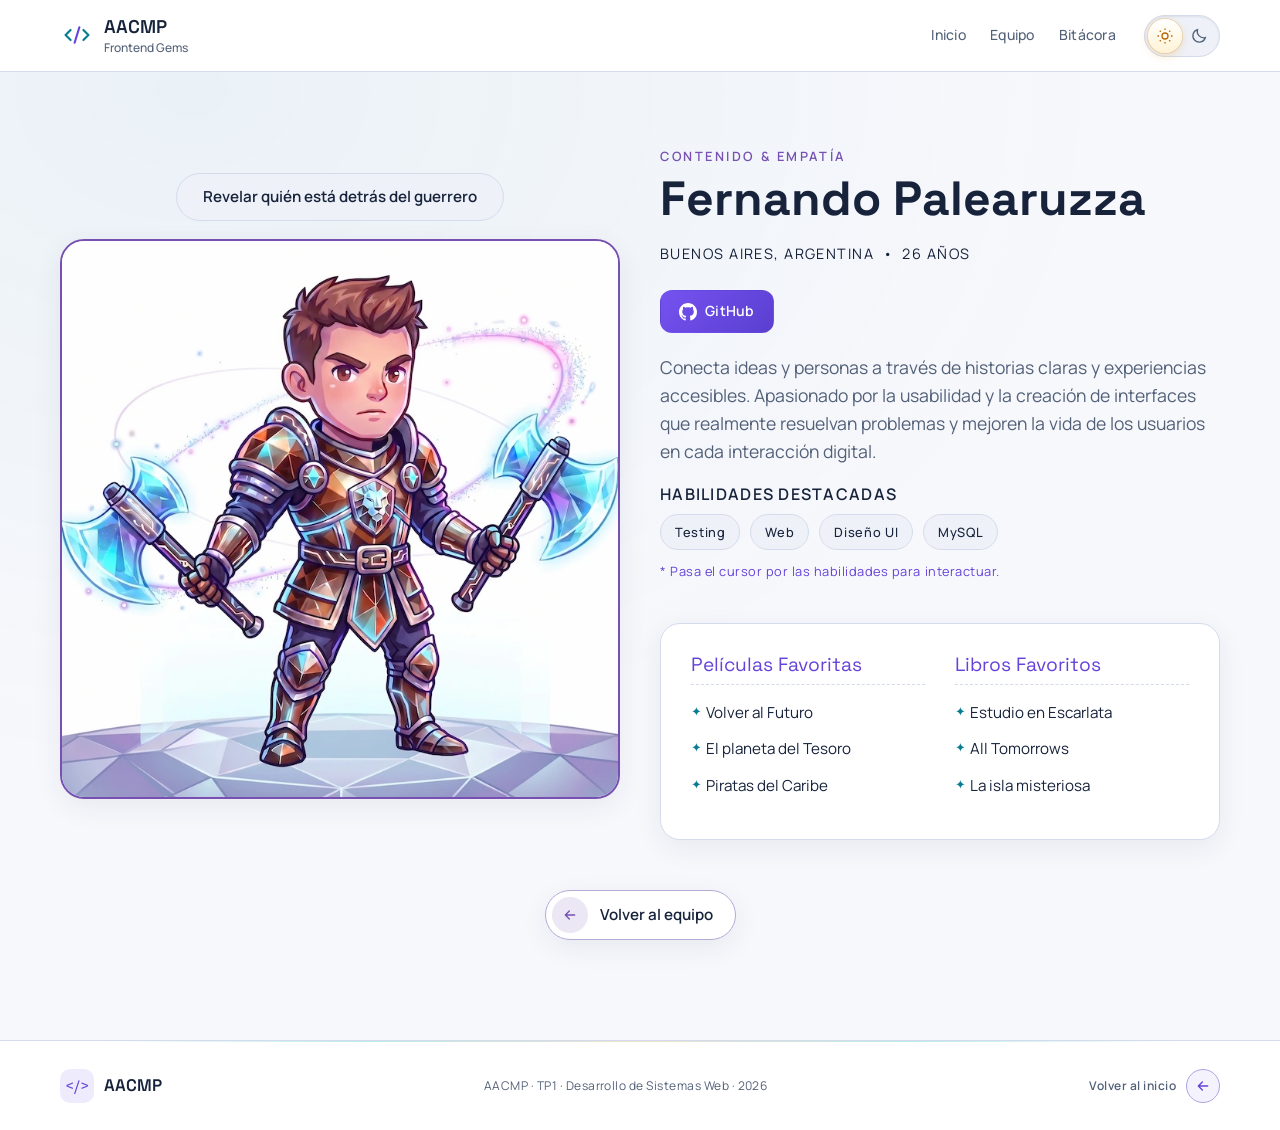
<file: fernando.html>
<!doctype html>
<html lang="es">

<head>
  <meta charset="UTF-8">
  <meta name="viewport" content="width=device-width, initial-scale=1.0">
  <meta name="description"
    content="Fernando Palearuzza — Contenido &amp; Empatía. Integrante del equipo AACMP. Conocé su perfil, habilidades y trabajos.">
  <title>Fernando Palearuzza | Nuestro Equipo</title>
  <link rel="icon" href="favicon.ico" sizes="32x32">
  <link rel="icon" href="img/favicon.svg" type="image/svg+xml">
  <link rel="apple-touch-icon" href="img/apple-touch-icon.png">
  <link rel="preconnect" href="https://fonts.googleapis.com">
  <link rel="preconnect" href="https://fonts.gstatic.com" crossorigin>
  <link rel="preload" as="style"
    href="https://fonts.googleapis.com/css2?family=Manrope:wght@400;500;600;700&family=Space+Grotesk:wght@400;500;600;700&display=swap">
  <link rel="stylesheet"
    href="https://fonts.googleapis.com/css2?family=Manrope:wght@400;500;600;700&family=Space+Grotesk:wght@400;500;600;700&display=swap" media="print" onload="this.media='all'">
  <noscript><link rel="stylesheet"
    href="https://fonts.googleapis.com/css2?family=Manrope:wght@400;500;600;700&family=Space+Grotesk:wght@400;500;600;700&display=swap"></noscript>
  <script src="js/theme.js"></script>
  <link rel="stylesheet" href="css/styles.css">
  <link rel="stylesheet" href="css/guild.css">
  <link rel="stylesheet" href="css/hechizo.css">
</head>

<body data-member="fernando">

  <header class="site-header">
    <a class="brand" href="index.html" aria-label="AACMP, inicio">
      <span class="brand-mark" aria-hidden="true"><svg class="brand-iso" viewBox="0 0 32 24" width="30" height="22" fill="none"><path class="brand-iso-code" d="M9 6.5 3.5 12 9 17.5M23 6.5l5.5 5.5-5.5 5.5"/><path class="brand-iso-slash" d="M18.6 3.5 13.4 20.5"/></svg></span>
      <span class="brand-name">AACMP<small>Frontend Gems</small></span>
    </a>
    <button class="menu-button" type="button" aria-expanded="false" aria-controls="main-nav">
      <span></span><span></span><span></span>
      <span class="sr-only">Abrir menú</span>
    </button>
    <nav id="main-nav" class="main-nav" aria-label="Navegación principal">
      <a href="index.html">Inicio </a>
      <a href="index.html#equipo">Equipo </a>
      <a href="pages/bitacora.html">Bitácora </a>
    </nav>
    <button class="theme-toggle" type="button" aria-label="Modo oscuro" aria-pressed="false"
      title="Cambiar tema claro / oscuro" hidden>
      <span class="theme-thumb" aria-hidden="true"></span>
      <svg class="theme-sun" viewBox="0 0 24 24" fill="none" stroke="currentColor" stroke-width="1.7"
        aria-hidden="true">
        <circle cx="12" cy="12" r="4" />
        <path d="M12 2v2m0 16v2M2 12h2m16 0h2M5 5l1.4 1.4m11.2 11.2L19 19M5 19l1.4-1.4M17.6 6.4L19 5" />
      </svg>
      <svg class="theme-moon" viewBox="0 0 24 24" fill="none" stroke="currentColor" stroke-width="1.7"
        aria-hidden="true">
        <path d="M20.5 14A8.5 8.5 0 0 1 10 3.5 8.5 8.5 0 1 0 20.5 14Z" />
      </svg>
    </button>
  </header>
  <main class="section-shell">
    <div class="section-inner">
      <section class="profile-hero">
        <div class="profile-media">
          <!-- Respaldo si hiciera falta volver atrás: data-real="img/gema-fernando.svg" -->
          <button class="reveal-button" type="button" aria-pressed="false" data-real="img/fernando-real.jpg"
            data-alt-real="Foto de perfil de Fernando Palearuzza" data-volver="Volver al guerrero"
            data-acorde="587.33,698.46,880.00,1174.66">
            <span class="reveal-text">Revelar<span class="reveal-largo"> quién está detrás del guerrero</span></span>
          </button>
          <div class="profile-img-container" id="profile-img">
            <img src="img/fernando720.webp"
              srcset="img/fernando720.webp 720w, img/fernando1500.webp 1500w"
              sizes="(max-width: 900px) 400px, 560px"
              data-src-light="img/fernando720.webp" data-src-dark="img/fernandoDark720.webp"
              data-srcset-light="img/fernando720.webp 720w, img/fernando1500.webp 1500w"
              data-srcset-dark="img/fernandoDark720.webp 720w, img/fernandoDark1500.webp 1500w"
              loading="eager" fetchpriority="high" decoding="async" alt="Avatar ilustrado de Fernando Palearuzza">
          </div>
        </div>
        <div class="profile-details">
          <div class="profile-header">
            <p class="profile-role-label">Contenido &amp; empatía</p>
            <h1>Fernando Palearuzza</h1>
            <p class="profile-meta"> Buenos Aires, Argentina &nbsp;•&nbsp; 26 años</p>
            <a href="https://github.com/FerPalearuzza" target="_blank" rel="noopener noreferrer" class="btn-github"
              id="github-fernando" aria-label="GitHub de Fernando Palearuzza">
              <svg viewBox="0 0 24 24" width="18" height="18" fill="currentColor" aria-hidden="true">
                <path
                  d="M12 0C5.37 0 0 5.37 0 12c0 5.31 3.435 9.795 8.205 11.385.6.105.825-.255.825-.57 0-.285-.015-1.23-.015-2.235-3.015.555-3.795-.735-4.035-1.41-.135-.345-.72-1.41-1.23-1.695-.42-.225-1.02-.78-.015-.795.945-.015 1.62.87 1.845 1.23 1.08 1.815 2.805 1.305 3.495.99.105-.78.42-1.305.765-1.605-2.67-.3-5.46-1.335-5.46-5.925 0-1.305.465-2.385 1.23-3.225-.12-.3-.54-1.53.12-3.18 0 0 1.005-.315 3.3 1.23.96-.27 1.98-.405 3-.405s2.04.135 3 .405c2.295-1.56 3.3-1.23 3.3-1.23.66 1.65.24 2.88.12 3.18.765.84 1.23 1.905 1.23 3.225 0 4.605-2.805 5.625-5.475 5.925.435.375.81 1.095.81 2.22 0 1.605-.015 2.895-.015 3.3 0 .315.225.69.825.57A12.02 12.02 0 0024 12c0-6.63-5.37-12-12-12z" />
              </svg>
              <span>GitHub</span>
            </a>
          </div>
          <p class="profile-bio">
            Conecta ideas y personas a través de historias claras y experiencias accesibles.
            Apasionado por la usabilidad y la creación de interfaces que realmente resuelvan problemas
            y mejoren la vida de los usuarios en cada interacción digital.
          </p>
          <div>
            <h2 class="skills-heading">Habilidades Destacadas</h2>
            <div class="profile-skills" id="skills-container">
              <span data-hue="280">Testing</span>
              <span data-hue="200">Web</span>
              <span data-hue="30">Diseño UI</span>
              <span data-hue="120">MySQL</span>
            </div>
            <p class="skills-hint">* Pasa el cursor por las habilidades para interactuar.</p>
          </div>
          <div class="profile-favorites">
            <div class="fav-list">
              <h2>Películas Favoritas</h2>
              <ul>
                <li>Volver al Futuro</li>
                <li>El planeta del Tesoro</li>
                <li>Piratas del Caribe</li>
              </ul>
            </div>
            <div class="fav-list">
              <h2>Libros Favoritos</h2>
              <ul>
                <li>Estudio en Escarlata</li>
                <li>All Tomorrows</li>
                <li>La isla misteriosa</li>
              </ul>
            </div>
          </div>
        </div>
      </section>
      <div class="back-btn-container">
        <a href="index.html#equipo" class="btn-volver">
          <span class="btn-volver-icon" aria-hidden="true">
            <svg viewBox="0 0 24 24" width="16" height="16" fill="none" stroke="currentColor" stroke-width="2"
              stroke-linecap="round" stroke-linejoin="round">
              <path d="M19 12H5m6-6-6 6 6 6" />
            </svg>
          </span>
          <span>Volver al equipo</span>
        </a>
      </div>
    </div>
  </main>
  <footer class="site-footer site-footer--internal site-footer--profile">
    <a class="brand" href="index.html" aria-label="AACMP, inicio">
      <span class="brand-mark" aria-hidden="true">&lt;/&gt;</span> AACMP
    </a>
    <p>AACMP · TP1 · Desarrollo de Sistemas Web · 2026</p>
    <a href="index.html" id="link-volver-inicio" class="back-to-top" aria-label="Volver al inicio">
      <span class="back-to-top-text">Volver al inicio</span>
      <span class="back-to-top-icon" aria-hidden="true"><svg viewBox="0 0 24 24" fill="none" stroke="currentColor" stroke-width="2" stroke-linecap="round" stroke-linejoin="round"><path d="M19 12H5M11 6l-6 6 6 6"/></svg></span>
    </a>
  </footer>
  <script src="js/main.js"></script>
  <script src="js/hechizo.js"></script>
  <script>
    document.addEventListener('DOMContentLoaded', () => {
      const skills = document.querySelectorAll('#skills-container span');
      const img = document.querySelector('#profile-img img');
      skills.forEach(skill => {
        skill.addEventListener('mouseenter', () => {
          const hue = skill.getAttribute('data-hue');
          img.style.filter = `hue-rotate(${hue}deg) saturate(140%) contrast(110%)`;
        });
        skill.addEventListener('mouseleave', () => {
          img.style.filter = 'hue-rotate(0deg) saturate(100%) contrast(100%)';
        });
      });
    });
  </script>
</body>

</html>
</file>
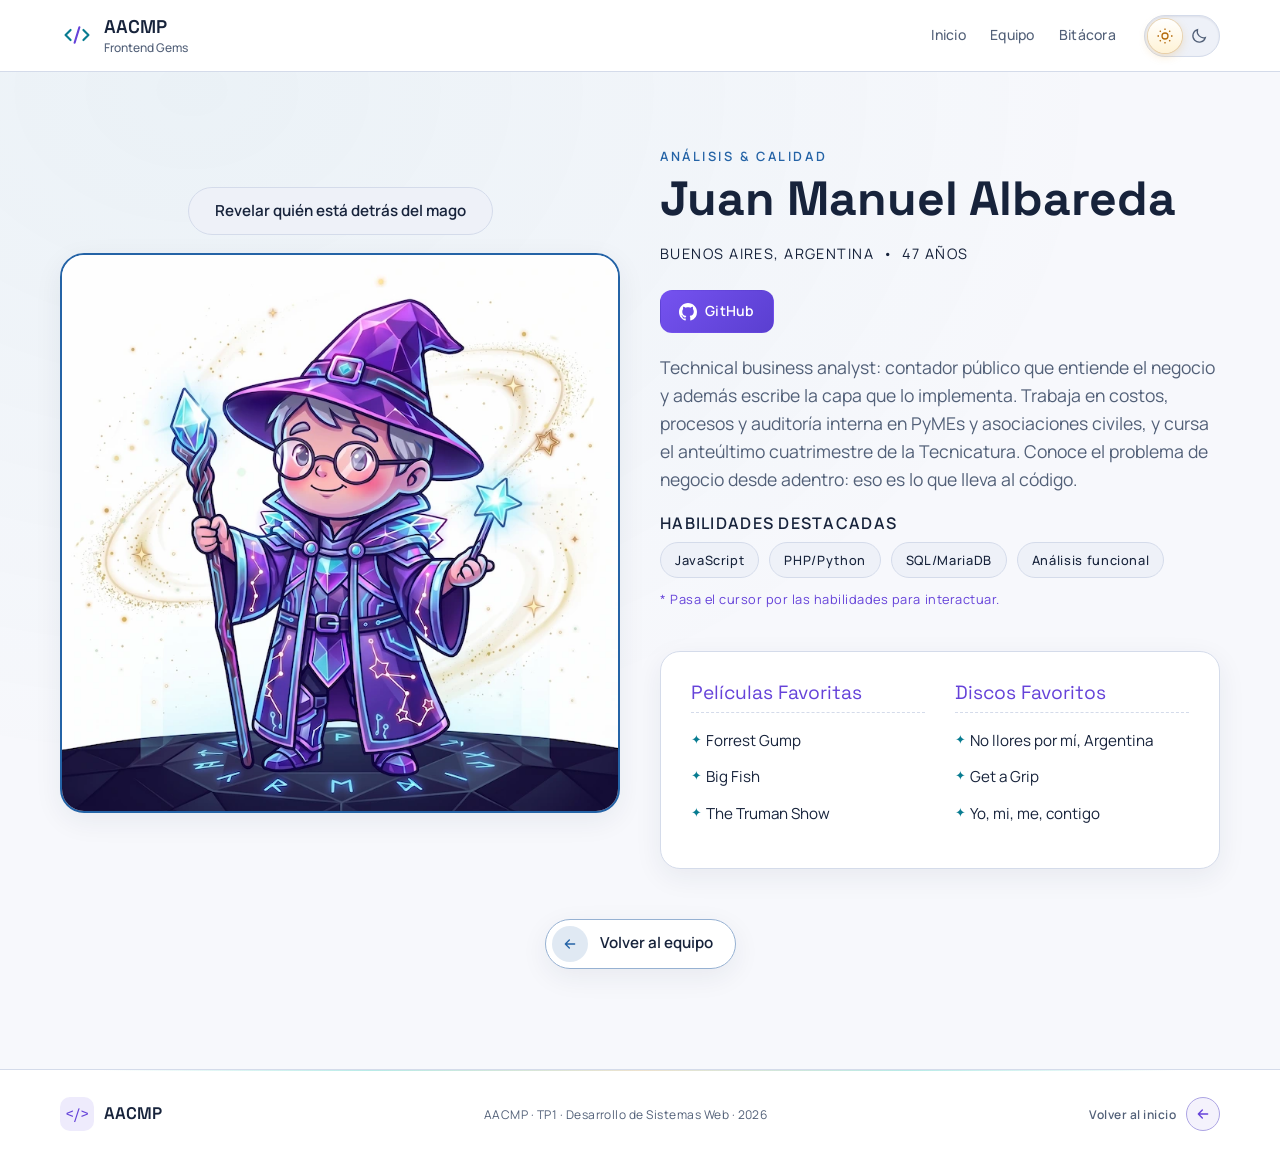
<file: juan.html>
<!doctype html>
<html lang="es">

<head>
  <meta charset="UTF-8">
  <meta name="viewport" content="width=device-width, initial-scale=1.0">
  <meta name="description"
    content="Juan Manuel Albareda — Análisis &amp; Calidad. Integrante del equipo AACMP. Conocé su perfil, habilidades y trabajos.">
  <title>Juan Manuel Albareda | Nuestro Equipo</title>
  <link rel="icon" href="favicon.ico" sizes="32x32">
  <link rel="icon" href="img/favicon.svg" type="image/svg+xml">
  <link rel="apple-touch-icon" href="img/apple-touch-icon.png">
  <link rel="preconnect" href="https://fonts.googleapis.com">
  <link rel="preconnect" href="https://fonts.gstatic.com" crossorigin>
  <link rel="preload" as="style"
    href="https://fonts.googleapis.com/css2?family=Manrope:wght@400;500;600;700&family=Space+Grotesk:wght@400;500;600;700&display=swap">
  <link rel="stylesheet"
    href="https://fonts.googleapis.com/css2?family=Manrope:wght@400;500;600;700&family=Space+Grotesk:wght@400;500;600;700&display=swap" media="print" onload="this.media='all'">
  <noscript><link rel="stylesheet"
    href="https://fonts.googleapis.com/css2?family=Manrope:wght@400;500;600;700&family=Space+Grotesk:wght@400;500;600;700&display=swap"></noscript>
  <script src="js/theme.js"></script>
  <link rel="stylesheet" href="css/styles.css">
  <link rel="stylesheet" href="css/guild.css">
  <link rel="stylesheet" href="css/hechizo.css">
</head>

<body data-member="juan">

  <header class="site-header">
    <a class="brand" href="index.html" aria-label="AACMP, inicio">
      <span class="brand-mark" aria-hidden="true"><svg class="brand-iso" viewBox="0 0 32 24" width="30" height="22" fill="none"><path class="brand-iso-code" d="M9 6.5 3.5 12 9 17.5M23 6.5l5.5 5.5-5.5 5.5"/><path class="brand-iso-slash" d="M18.6 3.5 13.4 20.5"/></svg></span>
      <span class="brand-name">AACMP<small>Frontend Gems</small></span>
    </a>
    <button class="menu-button" type="button" aria-expanded="false" aria-controls="main-nav">
      <span></span><span></span><span></span>
      <span class="sr-only">Abrir menú</span>
    </button>
    <nav id="main-nav" class="main-nav" aria-label="Navegación principal">
      <a href="index.html">Inicio </a>
      <a href="index.html#equipo">Equipo </a>
      <a href="pages/bitacora.html">Bitácora </a>
    </nav>
    <button class="theme-toggle" type="button" aria-label="Modo oscuro" aria-pressed="false"
      title="Cambiar tema claro / oscuro" hidden>
      <span class="theme-thumb" aria-hidden="true"></span>
      <svg class="theme-sun" viewBox="0 0 24 24" fill="none" stroke="currentColor" stroke-width="1.7"
        aria-hidden="true">
        <circle cx="12" cy="12" r="4" />
        <path d="M12 2v2m0 16v2M2 12h2m16 0h2M5 5l1.4 1.4m11.2 11.2L19 19M5 19l1.4-1.4M17.6 6.4L19 5" />
      </svg>
      <svg class="theme-moon" viewBox="0 0 24 24" fill="none" stroke="currentColor" stroke-width="1.7"
        aria-hidden="true">
        <path d="M20.5 14A8.5 8.5 0 0 1 10 3.5 8.5 8.5 0 1 0 20.5 14Z" />
      </svg>
    </button>
  </header>
  <main class="section-shell">
    <div class="section-inner">
      <section class="profile-hero">
        <div class="profile-media">
          <button class="reveal-button" type="button" aria-pressed="false" data-real="img/juan-real.jpg"
            data-alt-real="Retrato ilustrado de Juan Manuel Albareda en su escritorio" data-volver="Volver al mago"
            data-acorde="523.25,659.25,783.99,1046.50">
            <span class="reveal-text">Revelar<span class="reveal-largo"> quién está detrás del mago</span></span>
          </button>
          <div class="profile-img-container" id="profile-img">
            <img src="img/juan720.webp"
              srcset="img/juan720.webp 720w, img/juan1500.webp 1500w"
              sizes="(max-width: 900px) 400px, 560px"
              data-src-light="img/juan720.webp" data-src-dark="img/juanDark720.webp"
              data-srcset-light="img/juan720.webp 720w, img/juan1500.webp 1500w"
              data-srcset-dark="img/juanDark720.webp 720w, img/juanDark1500.webp 1500w"
              loading="eager" fetchpriority="high" decoding="async" alt="Avatar ilustrado de Juan Manuel Albareda">
          </div>
        </div>
        <div class="profile-details">
          <div class="profile-header">
            <p class="profile-role-label">Análisis &amp; calidad</p>
            <h1>Juan Manuel Albareda</h1>
            <p class="profile-meta"> Buenos Aires, Argentina &nbsp;•&nbsp; 47 años</p>
            <a href="https://github.com/juanmanuelalbareda" target="_blank" rel="noopener noreferrer" class="btn-github"
              id="github-juan" aria-label="GitHub de Juan Manuel Albareda">
              <svg viewBox="0 0 24 24" width="18" height="18" fill="currentColor" aria-hidden="true">
                <path
                  d="M12 0C5.37 0 0 5.37 0 12c0 5.31 3.435 9.795 8.205 11.385.6.105.825-.255.825-.57 0-.285-.015-1.23-.015-2.235-3.015.555-3.795-.735-4.035-1.41-.135-.345-.72-1.41-1.23-1.695-.42-.225-1.02-.78-.015-.795.945-.015 1.62.87 1.845 1.23 1.08 1.815 2.805 1.305 3.495.99.105-.78.42-1.305.765-1.605-2.67-.3-5.46-1.335-5.46-5.925 0-1.305.465-2.385 1.23-3.225-.12-.3-.54-1.53.12-3.18 0 0 1.005-.315 3.3 1.23.96-.27 1.98-.405 3-.405s2.04.135 3 .405c2.295-1.56 3.3-1.23 3.3-1.23.66 1.65.24 2.88.12 3.18.765.84 1.23 1.905 1.23 3.225 0 4.605-2.805 5.625-5.475 5.925.435.375.81 1.095.81 2.22 0 1.605-.015 2.895-.015 3.3 0 .315.225.69.825.57A12.02 12.02 0 0024 12c0-6.63-5.37-12-12-12z" />
              </svg>
              <span>GitHub</span>
            </a>
          </div>
          <p class="profile-bio">
            Technical business analyst: contador público que entiende el negocio y además escribe la capa
            que lo implementa. Trabaja en costos, procesos y auditoría interna en PyMEs y asociaciones
            civiles, y cursa el anteúltimo cuatrimestre de la Tecnicatura. Conoce el problema de negocio
            desde adentro: eso es lo que lleva al código.
          </p>
          <div>
            <h2 class="skills-heading">Habilidades Destacadas</h2>
            <div class="profile-skills" id="skills-container">
              <span data-hue="60">JavaScript</span>
              <span data-hue="220">PHP/Python</span>
              <span data-hue="120">SQL/MariaDB</span>
              <span data-hue="300">Análisis funcional</span>
            </div>
            <p class="skills-hint">* Pasa el cursor por las habilidades para interactuar.</p>
          </div>
          <div class="profile-favorites">
            <div class="fav-list">
              <h2>Películas Favoritas</h2>
              <ul>
                <li>Forrest Gump</li>
                <li>Big Fish</li>
                <li>The Truman Show</li>
              </ul>
            </div>
            <div class="fav-list">
              <h2>Discos Favoritos</h2>
              <ul>
                <li>No llores por mí, Argentina</li>
                <li>Get a Grip</li>
                <li>Yo, mi, me, contigo</li>
              </ul>
            </div>
          </div>
        </div>
      </section>
      <div class="back-btn-container">
        <a href="index.html#equipo" class="btn-volver">
          <span class="btn-volver-icon" aria-hidden="true">
            <svg viewBox="0 0 24 24" width="16" height="16" fill="none" stroke="currentColor" stroke-width="2"
              stroke-linecap="round" stroke-linejoin="round">
              <path d="M19 12H5m6-6-6 6 6 6" />
            </svg>
          </span>
          <span>Volver al equipo</span>
        </a>
      </div>
    </div>
  </main>
  <footer class="site-footer site-footer--internal site-footer--profile">
    <a class="brand" href="index.html" aria-label="AACMP, inicio">
      <span class="brand-mark" aria-hidden="true">&lt;/&gt;</span> AACMP
    </a>
    <p>AACMP · TP1 · Desarrollo de Sistemas Web · 2026</p>
    <a href="index.html" id="link-volver-inicio" class="back-to-top" aria-label="Volver al inicio">
      <span class="back-to-top-text">Volver al inicio</span>
      <span class="back-to-top-icon" aria-hidden="true"><svg viewBox="0 0 24 24" fill="none" stroke="currentColor" stroke-width="2" stroke-linecap="round" stroke-linejoin="round"><path d="M19 12H5M11 6l-6 6 6 6"/></svg></span>
    </a>
  </footer>
  <script src="js/main.js"></script>
  <script src="js/hechizo.js"></script>
  <script>
    document.addEventListener('DOMContentLoaded', () => {
      const skills = document.querySelectorAll('#skills-container span');
      const img = document.querySelector('#profile-img img');   // la misma imagen cambia de src
      skills.forEach(skill => {
        skill.addEventListener('mouseenter', () => {
          const hue = skill.getAttribute('data-hue');
          img.style.filter = `hue-rotate(${hue}deg) saturate(140%) contrast(110%)`;
        });
        skill.addEventListener('mouseleave', () => {
          img.style.filter = 'hue-rotate(0deg) saturate(100%) contrast(100%)';
        });
      });
    });
  </script>
</body>

</html>
</file>
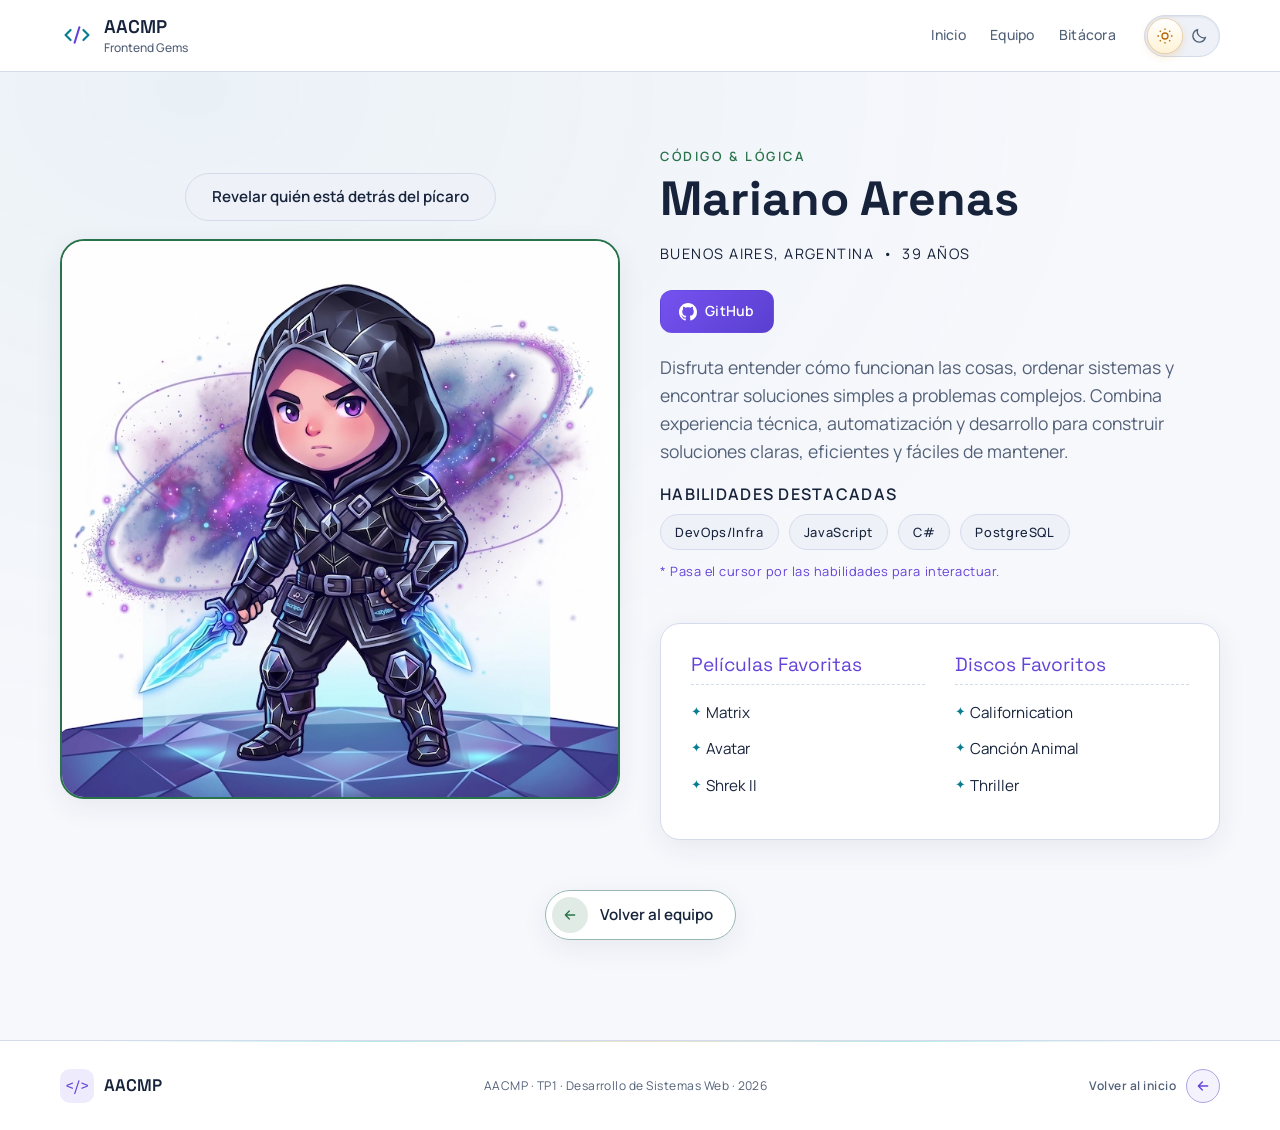
<file: mariano.html>
<!doctype html>
<html lang="es">

<head>
  <meta charset="UTF-8">
  <meta name="viewport" content="width=device-width, initial-scale=1.0">
  <meta name="description"
    content="Mariano Arenas — Código &amp; Lógica. Integrante del equipo AACMP. Conocé su perfil, habilidades y trabajos.">
  <title>Mariano Arenas | Nuestro Equipo</title>
  <link rel="icon" href="favicon.ico" sizes="32x32">
  <link rel="icon" href="img/favicon.svg" type="image/svg+xml">
  <link rel="apple-touch-icon" href="img/apple-touch-icon.png">
  <link rel="preconnect" href="https://fonts.googleapis.com">
  <link rel="preconnect" href="https://fonts.gstatic.com" crossorigin>
  <link rel="preload" as="style"
    href="https://fonts.googleapis.com/css2?family=Manrope:wght@400;500;600;700&family=Space+Grotesk:wght@400;500;600;700&display=swap">
  <link rel="stylesheet"
    href="https://fonts.googleapis.com/css2?family=Manrope:wght@400;500;600;700&family=Space+Grotesk:wght@400;500;600;700&display=swap" media="print" onload="this.media='all'">
  <noscript><link rel="stylesheet"
    href="https://fonts.googleapis.com/css2?family=Manrope:wght@400;500;600;700&family=Space+Grotesk:wght@400;500;600;700&display=swap"></noscript>
  <script src="js/theme.js"></script>
  <link rel="stylesheet" href="css/styles.css">
  <link rel="stylesheet" href="css/guild.css">
  <link rel="stylesheet" href="css/hechizo.css">
</head>

<body data-member="mariano">

  <header class="site-header">
    <a class="brand" href="index.html" aria-label="AACMP, inicio">
      <span class="brand-mark" aria-hidden="true"><svg class="brand-iso" viewBox="0 0 32 24" width="30" height="22" fill="none"><path class="brand-iso-code" d="M9 6.5 3.5 12 9 17.5M23 6.5l5.5 5.5-5.5 5.5"/><path class="brand-iso-slash" d="M18.6 3.5 13.4 20.5"/></svg></span>
      <span class="brand-name">AACMP<small>Frontend Gems</small></span>
    </a>
    <button class="menu-button" type="button" aria-expanded="false" aria-controls="main-nav">
      <span></span><span></span><span></span>
      <span class="sr-only">Abrir menú</span>
    </button>
    <nav id="main-nav" class="main-nav" aria-label="Navegación principal">
      <a href="index.html">Inicio </a>
      <a href="index.html#equipo">Equipo </a>
      <a href="pages/bitacora.html">Bitácora </a>
    </nav>
    <button class="theme-toggle" type="button" aria-label="Modo oscuro" aria-pressed="false"
      title="Cambiar tema claro / oscuro" hidden>
      <span class="theme-thumb" aria-hidden="true"></span>
      <svg class="theme-sun" viewBox="0 0 24 24" fill="none" stroke="currentColor" stroke-width="1.7"
        aria-hidden="true">
        <circle cx="12" cy="12" r="4" />
        <path d="M12 2v2m0 16v2M2 12h2m16 0h2M5 5l1.4 1.4m11.2 11.2L19 19M5 19l1.4-1.4M17.6 6.4L19 5" />
      </svg>
      <svg class="theme-moon" viewBox="0 0 24 24" fill="none" stroke="currentColor" stroke-width="1.7"
        aria-hidden="true">
        <path d="M20.5 14A8.5 8.5 0 0 1 10 3.5 8.5 8.5 0 1 0 20.5 14Z" />
      </svg>
    </button>
  </header>
  <main class="section-shell">
    <div class="section-inner">
      <section class="profile-hero">
        <div class="profile-media">
          <!-- Respaldo si hiciera falta volver atrás: data-real="img/gema-mariano.svg" -->
          <button class="reveal-button" type="button" aria-pressed="false" data-real="img/mariano-real.jpg"
            data-alt-real="Foto de perfil de Mariano Arenas" data-volver="Volver al pícaro"
            data-acorde="392.00,493.88,587.33,783.99">
            <span class="reveal-text">Revelar<span class="reveal-largo"> quién está detrás del pícaro</span></span>
          </button>
          <div class="profile-img-container" id="profile-img">
            <img src="img/mariano720.webp"
              srcset="img/mariano720.webp 720w, img/mariano1500.webp 1500w"
              sizes="(max-width: 900px) 400px, 560px"
              data-src-light="img/mariano720.webp" data-src-dark="img/marianoDark720.webp"
              data-srcset-light="img/mariano720.webp 720w, img/mariano1500.webp 1500w"
              data-srcset-dark="img/marianoDark720.webp 720w, img/marianoDark1500.webp 1500w"
              loading="eager" fetchpriority="high" decoding="async" alt="Avatar ilustrado de Mariano Arenas">
          </div>
        </div>
        <div class="profile-details">
          <div class="profile-header">
            <p class="profile-role-label">Código &amp; lógica</p>
            <h1>Mariano Arenas</h1>
            <p class="profile-meta"> Buenos Aires, Argentina &nbsp;•&nbsp; 39 años</p>
            <a href="https://github.com/NanoCode10" target="_blank" rel="noopener noreferrer" class="btn-github"
              id="github-mariano" aria-label="GitHub de Mariano Arenas">
              <svg viewBox="0 0 24 24" width="18" height="18" fill="currentColor" aria-hidden="true">
                <path
                  d="M12 0C5.37 0 0 5.37 0 12c0 5.31 3.435 9.795 8.205 11.385.6.105.825-.255.825-.57 0-.285-.015-1.23-.015-2.235-3.015.555-3.795-.735-4.035-1.41-.135-.345-.72-1.41-1.23-1.695-.42-.225-1.02-.78-.015-.795.945-.015 1.62.87 1.845 1.23 1.08 1.815 2.805 1.305 3.495.99.105-.78.42-1.305.765-1.605-2.67-.3-5.46-1.335-5.46-5.925 0-1.305.465-2.385 1.23-3.225-.12-.3-.54-1.53.12-3.18 0 0 1.005-.315 3.3 1.23.96-.27 1.98-.405 3-.405s2.04.135 3 .405c2.295-1.56 3.3-1.23 3.3-1.23.66 1.65.24 2.88.12 3.18.765.84 1.23 1.905 1.23 3.225 0 4.605-2.805 5.625-5.475 5.925.435.375.81 1.095.81 2.22 0 1.605-.015 2.895-.015 3.3 0 .315.225.69.825.57A12.02 12.02 0 0024 12c0-6.63-5.37-12-12-12z" />
              </svg>
              <span>GitHub</span>
            </a>
          </div>
          <p class="profile-bio">
            Disfruta entender cómo funcionan las cosas, ordenar sistemas y encontrar soluciones simples
            a problemas complejos. Combina experiencia técnica, automatización y desarrollo para construir
            soluciones claras, eficientes y fáciles de mantener.
          </p>
          <div>
            <h2 class="skills-heading">Habilidades Destacadas</h2>
            <div class="profile-skills" id="skills-container">
              <span data-hue="120">DevOps/Infra</span>
              <span data-hue="280">JavaScript</span>
              <span data-hue="200">C#</span>
              <span data-hue="30">PostgreSQL</span>
            </div>
            <p class="skills-hint">* Pasa el cursor por las habilidades para interactuar.</p>
          </div>
          <div class="profile-favorites">
            <div class="fav-list">
              <h2>Películas Favoritas</h2>
              <ul>
                <li>Matrix</li>
                <li>Avatar</li>
                <li>Shrek II</li>
              </ul>
            </div>
            <div class="fav-list">
              <h2>Discos Favoritos</h2>
              <ul>
                <li>Californication</li>
                <li>Canción Animal</li>
                <li>Thriller</li>
              </ul>
            </div>
          </div>
        </div>
      </section>
      <div class="back-btn-container">
        <a href="index.html#equipo" class="btn-volver">
          <span class="btn-volver-icon" aria-hidden="true">
            <svg viewBox="0 0 24 24" width="16" height="16" fill="none" stroke="currentColor" stroke-width="2"
              stroke-linecap="round" stroke-linejoin="round">
              <path d="M19 12H5m6-6-6 6 6 6" />
            </svg>
          </span>
          <span>Volver al equipo</span>
        </a>
      </div>
    </div>
  </main>
  <footer class="site-footer site-footer--internal site-footer--profile">
    <a class="brand" href="index.html" aria-label="AACMP, inicio">
      <span class="brand-mark" aria-hidden="true">&lt;/&gt;</span> AACMP
    </a>
    <p>AACMP · TP1 · Desarrollo de Sistemas Web · 2026</p>
    <a href="index.html" id="link-volver-inicio" class="back-to-top" aria-label="Volver al inicio">
      <span class="back-to-top-text">Volver al inicio</span>
      <span class="back-to-top-icon" aria-hidden="true"><svg viewBox="0 0 24 24" fill="none" stroke="currentColor" stroke-width="2" stroke-linecap="round" stroke-linejoin="round"><path d="M19 12H5M11 6l-6 6 6 6"/></svg></span>
    </a>
  </footer>
  <script src="js/main.js"></script>
  <script src="js/hechizo.js"></script>
  <script>
    document.addEventListener('DOMContentLoaded', () => {
      const skills = document.querySelectorAll('#skills-container span');
      const img = document.querySelector('#profile-img img');
      skills.forEach(skill => {
        skill.addEventListener('mouseenter', () => {
          const hue = skill.getAttribute('data-hue');
          img.style.filter = `hue-rotate(${hue}deg) saturate(140%) contrast(110%)`;
        });
        skill.addEventListener('mouseleave', () => {
          img.style.filter = 'hue-rotate(0deg) saturate(100%) contrast(100%)';
        });
      });
    });
  </script>
</body>

</html>
</file>
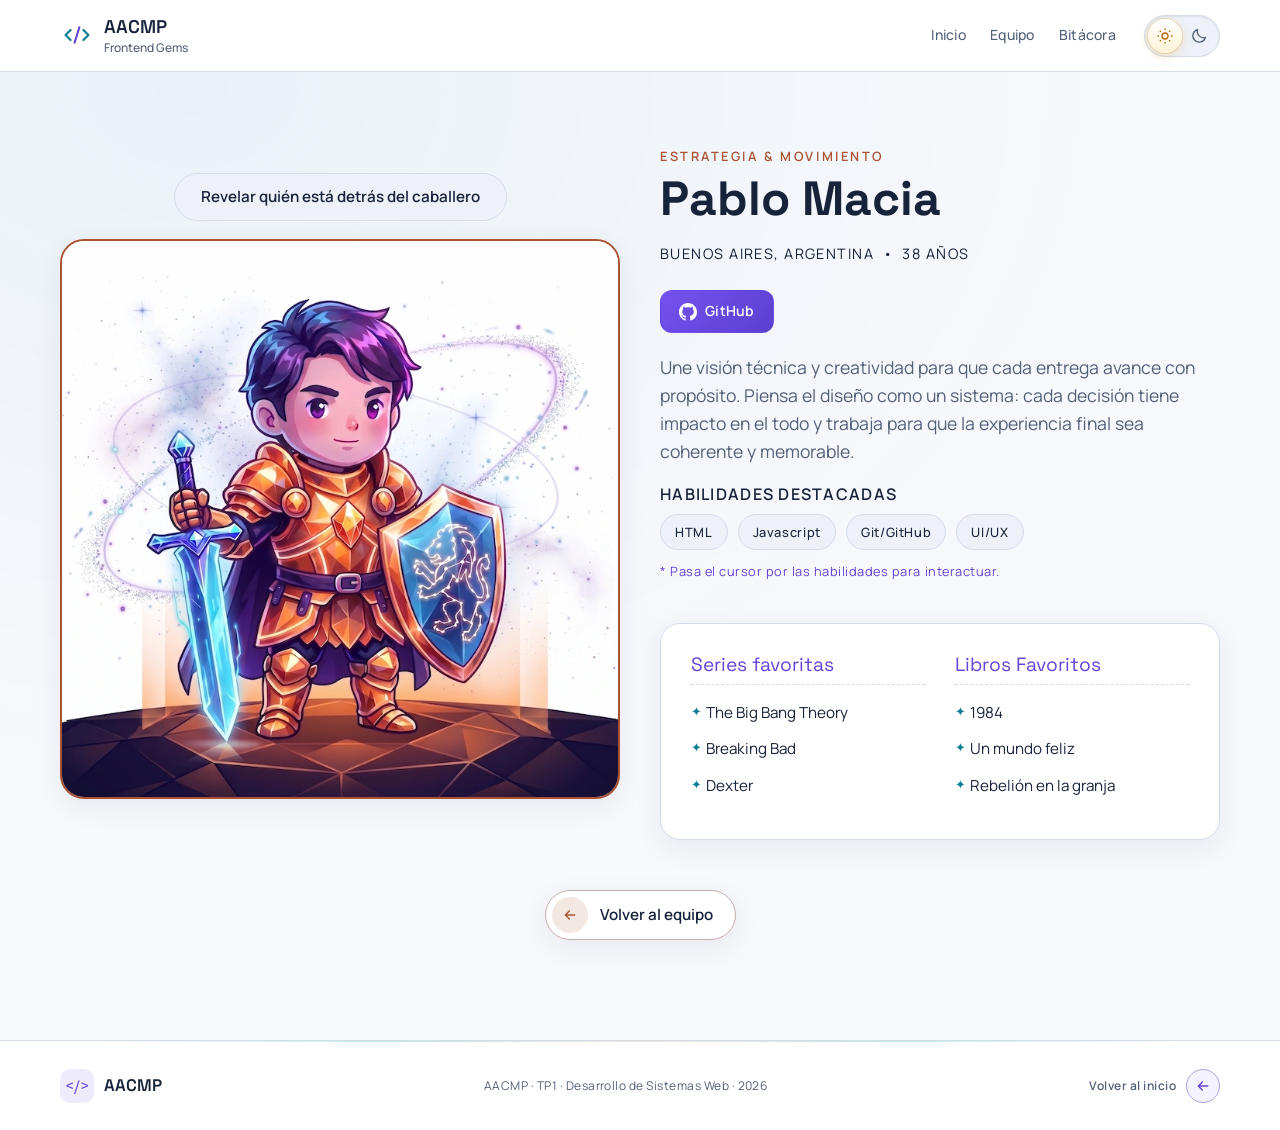
<file: pablo.html>
<!doctype html>
<html lang="es">

<head>
  <meta charset="UTF-8">
  <meta name="viewport" content="width=device-width, initial-scale=1.0">
  <meta name="description"
    content="Pablo Macia — Estrategia &amp; Movimiento. Integrante del equipo AACMP. Conocé su perfil, habilidades y trabajos.">
  <title>Pablo Macia | Nuestro Equipo</title>
  <link rel="icon" href="favicon.ico" sizes="32x32">
  <link rel="icon" href="img/favicon.svg" type="image/svg+xml">
  <link rel="apple-touch-icon" href="img/apple-touch-icon.png">
  <link rel="preconnect" href="https://fonts.googleapis.com">
  <link rel="preconnect" href="https://fonts.gstatic.com" crossorigin>
  <link rel="preload" as="style"
    href="https://fonts.googleapis.com/css2?family=Manrope:wght@400;500;600;700&family=Space+Grotesk:wght@400;500;600;700&display=swap">
  <link rel="stylesheet"
    href="https://fonts.googleapis.com/css2?family=Manrope:wght@400;500;600;700&family=Space+Grotesk:wght@400;500;600;700&display=swap" media="print" onload="this.media='all'">
  <noscript><link rel="stylesheet"
    href="https://fonts.googleapis.com/css2?family=Manrope:wght@400;500;600;700&family=Space+Grotesk:wght@400;500;600;700&display=swap"></noscript>
  <script src="js/theme.js"></script>
  <link rel="stylesheet" href="css/styles.css">
  <link rel="stylesheet" href="css/guild.css">
  <link rel="stylesheet" href="css/hechizo.css">
</head>

<body data-member="pablo">

  <header class="site-header">
    <a class="brand" href="index.html" aria-label="AACMP, inicio">
      <span class="brand-mark" aria-hidden="true"><svg class="brand-iso" viewBox="0 0 32 24" width="30" height="22" fill="none"><path class="brand-iso-code" d="M9 6.5 3.5 12 9 17.5M23 6.5l5.5 5.5-5.5 5.5"/><path class="brand-iso-slash" d="M18.6 3.5 13.4 20.5"/></svg></span>
      <span class="brand-name">AACMP<small>Frontend Gems</small></span>
    </a>
    <button class="menu-button" type="button" aria-expanded="false" aria-controls="main-nav">
      <span></span><span></span><span></span>
      <span class="sr-only">Abrir menú</span>
    </button>
    <nav id="main-nav" class="main-nav" aria-label="Navegación principal">
      <a href="index.html">Inicio </a>
      <a href="index.html#equipo">Equipo </a>
      <a href="pages/bitacora.html">Bitácora </a>
    </nav>
    <button class="theme-toggle" type="button" aria-label="Modo oscuro" aria-pressed="false"
      title="Cambiar tema claro / oscuro" hidden>
      <span class="theme-thumb" aria-hidden="true"></span>
      <svg class="theme-sun" viewBox="0 0 24 24" fill="none" stroke="currentColor" stroke-width="1.7"
        aria-hidden="true">
        <circle cx="12" cy="12" r="4" />
        <path d="M12 2v2m0 16v2M2 12h2m16 0h2M5 5l1.4 1.4m11.2 11.2L19 19M5 19l1.4-1.4M17.6 6.4L19 5" />
      </svg>
      <svg class="theme-moon" viewBox="0 0 24 24" fill="none" stroke="currentColor" stroke-width="1.7"
        aria-hidden="true">
        <path d="M20.5 14A8.5 8.5 0 0 1 10 3.5 8.5 8.5 0 1 0 20.5 14Z" />
      </svg>
    </button>
  </header>
  <main class="section-shell">
    <div class="section-inner">
      <section class="profile-hero">
        <div class="profile-media">
          <!-- Respaldo si hiciera falta volver atrás: data-real="img/gema-pablo.svg" -->
          <button class="reveal-button" type="button" aria-pressed="false" data-real="img/pablo-real.jpg"
            data-alt-real="Foto de perfil de Pablo Macia" data-volver="Volver al caballero"
            data-acorde="349.23,440.00,523.25,698.46">
            <span class="reveal-text">Revelar<span class="reveal-largo"> quién está detrás del caballero</span></span>
          </button>
          <div class="profile-img-container" id="profile-img">
            <img src="img/pablo720.webp"
              srcset="img/pablo720.webp 720w, img/pablo1500.webp 1500w"
              sizes="(max-width: 900px) 400px, 560px"
              data-src-light="img/pablo720.webp" data-src-dark="img/pabloDark720.webp"
              data-srcset-light="img/pablo720.webp 720w, img/pablo1500.webp 1500w"
              data-srcset-dark="img/pabloDark720.webp 720w, img/pabloDark1500.webp 1500w"
              loading="eager" fetchpriority="high" decoding="async" alt="Avatar ilustrado de Pablo Macia">
          </div>
        </div>
        <div class="profile-details">
          <div class="profile-header">
            <p class="profile-role-label">Estrategia &amp; movimiento</p>
            <h1>Pablo Macia</h1>
            <p class="profile-meta"> Buenos Aires, Argentina &nbsp;•&nbsp; 38 años</p>
            <a href="https://github.com/pablormacia" target="_blank" rel="noopener noreferrer" class="btn-github"
              id="github-pablo" aria-label="GitHub de Pablo Macia">
              <svg viewBox="0 0 24 24" width="18" height="18" fill="currentColor" aria-hidden="true">
                <path
                  d="M12 0C5.37 0 0 5.37 0 12c0 5.31 3.435 9.795 8.205 11.385.6.105.825-.255.825-.57 0-.285-.015-1.23-.015-2.235-3.015.555-3.795-.735-4.035-1.41-.135-.345-.72-1.41-1.23-1.695-.42-.225-1.02-.78-.015-.795.945-.015 1.62.87 1.845 1.23 1.08 1.815 2.805 1.305 3.495.99.105-.78.42-1.305.765-1.605-2.67-.3-5.46-1.335-5.46-5.925 0-1.305.465-2.385 1.23-3.225-.12-.3-.54-1.53.12-3.18 0 0 1.005-.315 3.3 1.23.96-.27 1.98-.405 3-.405s2.04.135 3 .405c2.295-1.56 3.3-1.23 3.3-1.23.66 1.65.24 2.88.12 3.18.765.84 1.23 1.905 1.23 3.225 0 4.605-2.805 5.625-5.475 5.925.435.375.81 1.095.81 2.22 0 1.605-.015 2.895-.015 3.3 0 .315.225.69.825.57A12.02 12.02 0 0024 12c0-6.63-5.37-12-12-12z" />
              </svg>
              <span>GitHub</span>
            </a>
          </div>
          <p class="profile-bio">
            Une visión técnica y creatividad para que cada entrega avance con propósito.
            Piensa el diseño como un sistema: cada decisión tiene impacto en el todo
            y trabaja para que la experiencia final sea coherente y memorable.
          </p>
          <div>
            <h2 class="skills-heading">Habilidades Destacadas</h2>
            <div class="profile-skills" id="skills-container">
              <span data-hue="30">HTML</span>
              <span data-hue="200">Javascript</span>
              <span data-hue="120">Git/GitHub</span>
              <span data-hue="280">UI/UX</span>
            </div>
            <p class="skills-hint">* Pasa el cursor por las habilidades para interactuar.</p>
          </div>
          <div class="profile-favorites">
            <div class="fav-list">
              <h2>Series favoritas</h2>
              <ul>
                <li>The Big Bang Theory</li>
                <li>Breaking Bad</li>
                <li>Dexter</li>
              </ul>
            </div>
            <div class="fav-list">
              <h2>Libros Favoritos</h2>
              <ul>
                <li>1984</li>
                <li>Un mundo feliz</li>
                <li>Rebelión en la granja</li>
              </ul>
            </div>
          </div>
        </div>
      </section>
      <div class="back-btn-container">
        <a href="index.html#equipo" class="btn-volver">
          <span class="btn-volver-icon" aria-hidden="true">
            <svg viewBox="0 0 24 24" width="16" height="16" fill="none" stroke="currentColor" stroke-width="2"
              stroke-linecap="round" stroke-linejoin="round">
              <path d="M19 12H5m6-6-6 6 6 6" />
            </svg>
          </span>
          <span>Volver al equipo</span>
        </a>
      </div>
    </div>
  </main>
  <footer class="site-footer site-footer--internal site-footer--profile">
    <a class="brand" href="index.html" aria-label="AACMP, inicio">
      <span class="brand-mark" aria-hidden="true">&lt;/&gt;</span> AACMP
    </a>
    <p>AACMP · TP1 · Desarrollo de Sistemas Web · 2026</p>
    <a href="index.html" id="link-volver-inicio" class="back-to-top" aria-label="Volver al inicio">
      <span class="back-to-top-text">Volver al inicio</span>
      <span class="back-to-top-icon" aria-hidden="true"><svg viewBox="0 0 24 24" fill="none" stroke="currentColor" stroke-width="2" stroke-linecap="round" stroke-linejoin="round"><path d="M19 12H5M11 6l-6 6 6 6"/></svg></span>
    </a>
  </footer>
  <script src="js/main.js"></script>
  <script src="js/hechizo.js"></script>
  <script>
    document.addEventListener('DOMContentLoaded', () => {
      const skills = document.querySelectorAll('#skills-container span');
      const img = document.querySelector('#profile-img img');
      skills.forEach(skill => {
        skill.addEventListener('mouseenter', () => {
          const hue = skill.getAttribute('data-hue');
          img.style.filter = `hue-rotate(${hue}deg) saturate(140%) contrast(110%)`;
        });
        skill.addEventListener('mouseleave', () => {
          img.style.filter = 'hue-rotate(0deg) saturate(100%) contrast(100%)';
        });
      });
    });
  </script>
</body>

</html>
</file>
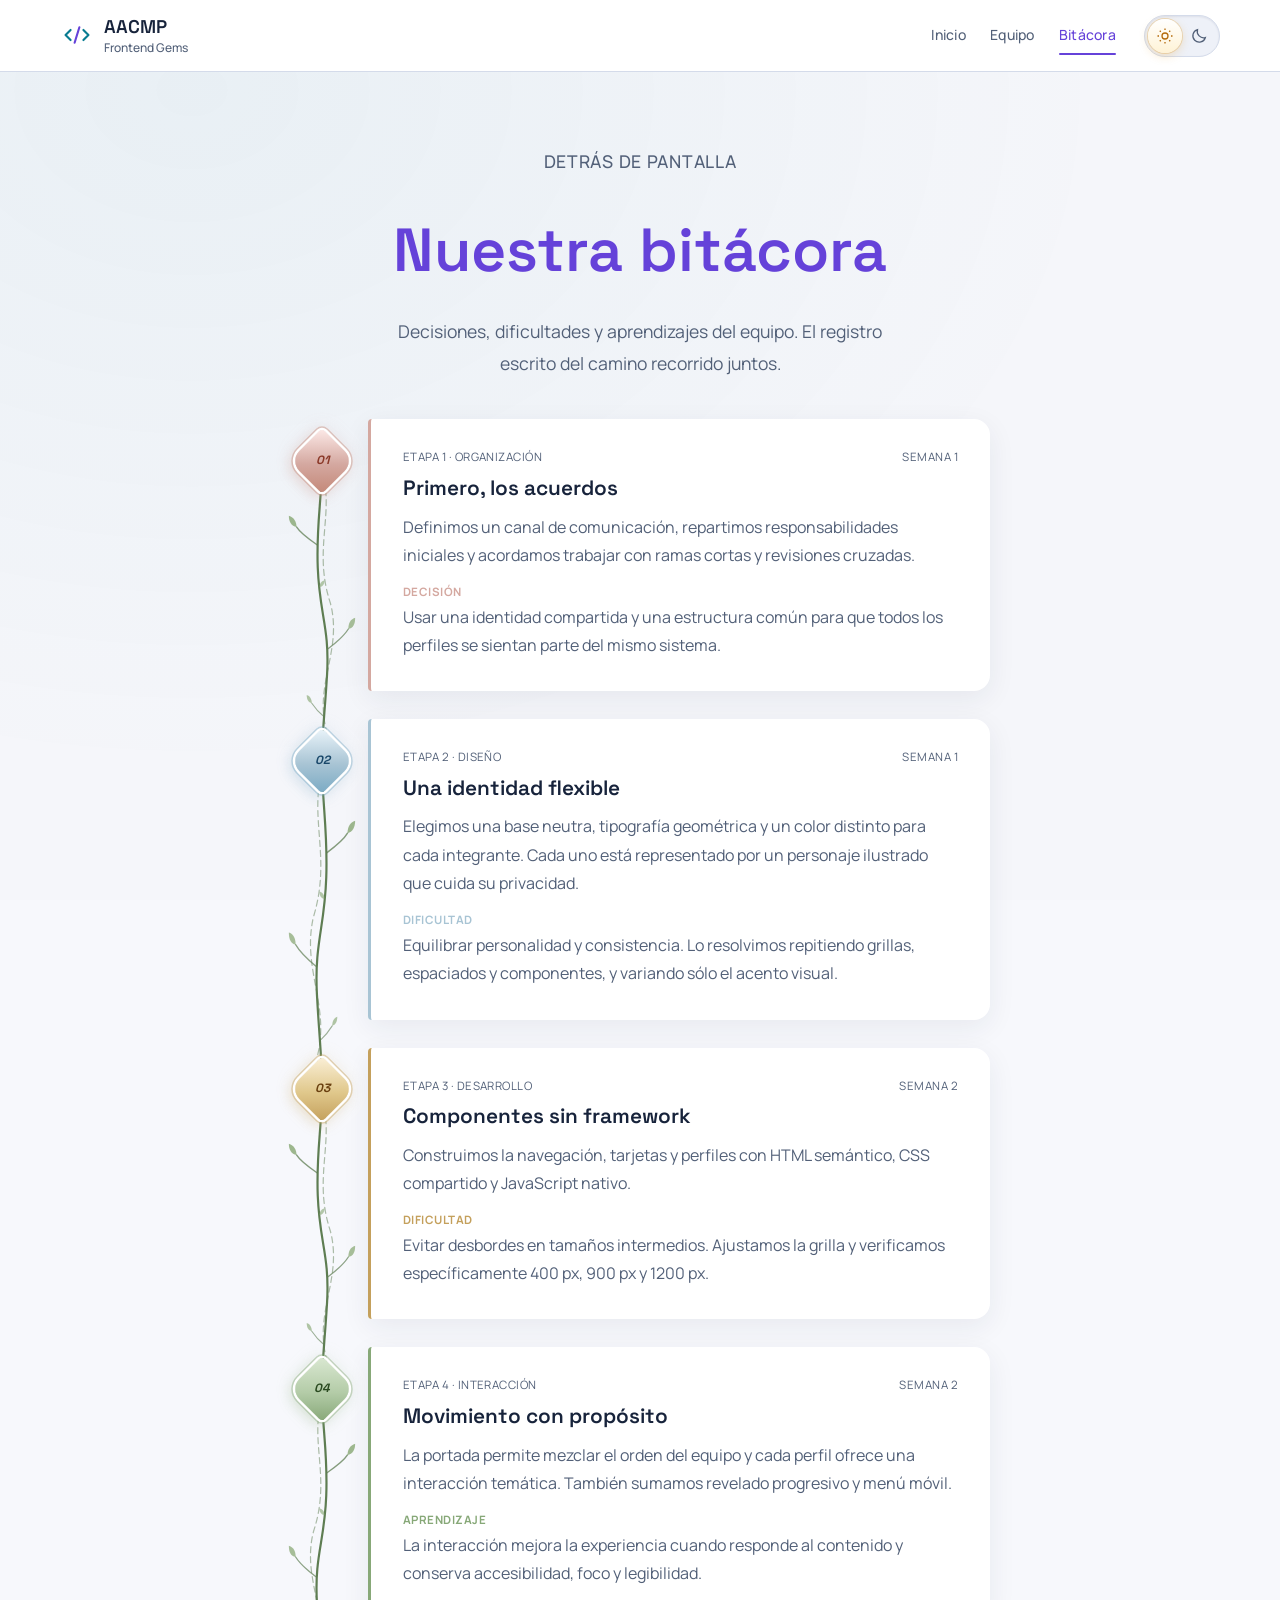
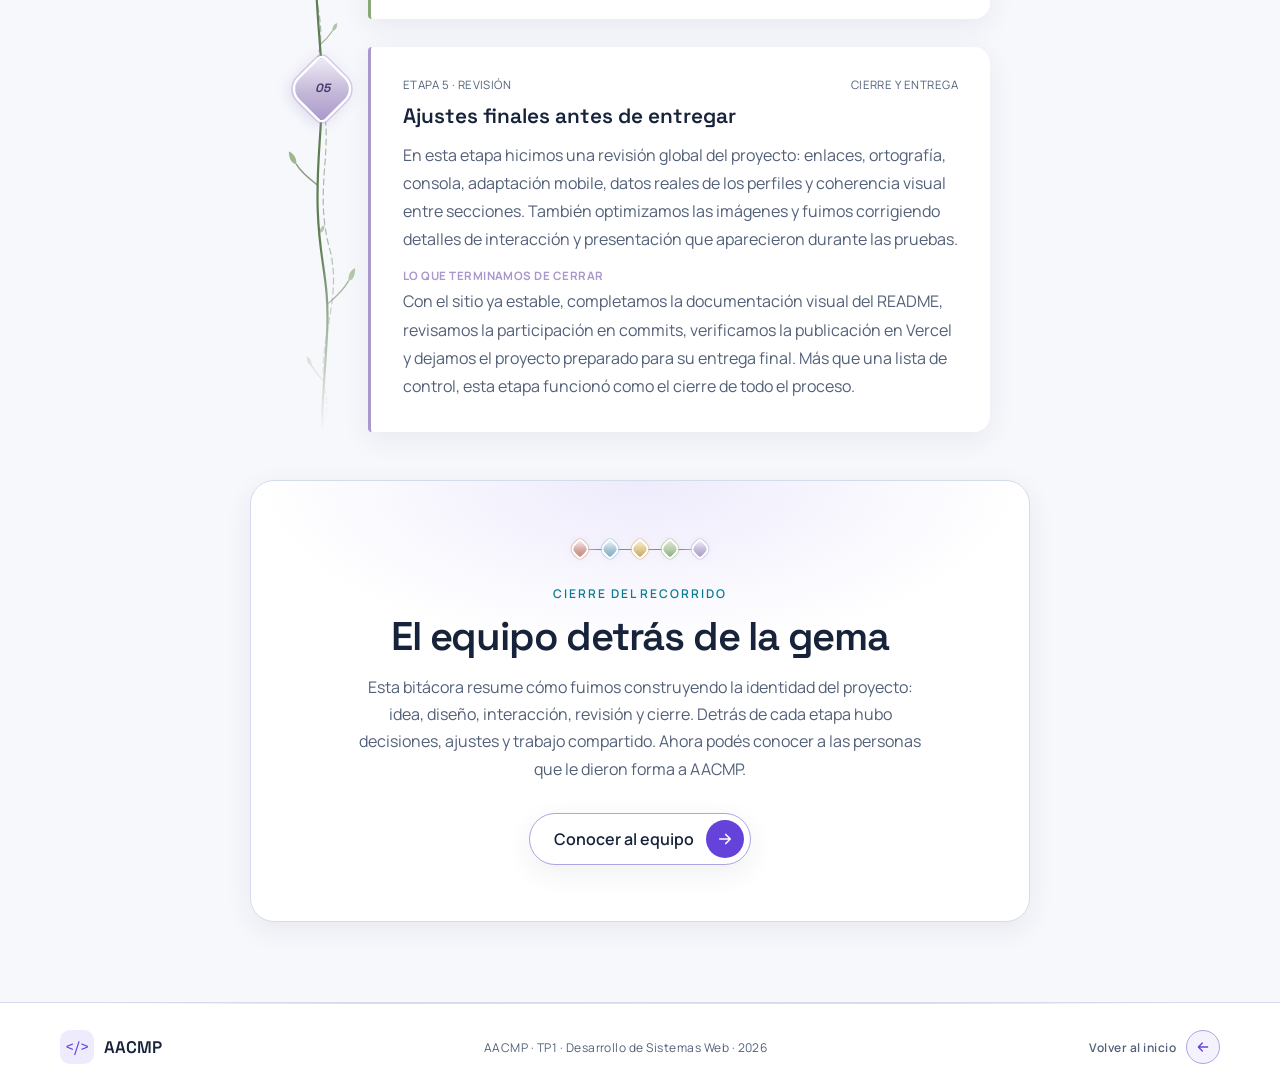
<file: pages/bitacora.html>
<!doctype html>
<html lang="es">

<head>
  <meta charset="UTF-8">
  <meta name="viewport" content="width=device-width, initial-scale=1.0">
  <meta name="description" content="Bitácora de desarrollo del equipo AACMP — Decisiones, dificultades y aprendizajes del camino recorrido juntos.">
  <title>Bitácora | AACMP</title>
  <link rel="icon" href="../favicon.ico" sizes="32x32">
  <link rel="icon" href="../img/favicon.svg" type="image/svg+xml">
  <link rel="apple-touch-icon" href="../img/apple-touch-icon.png">
  <link rel="preconnect" href="https://fonts.googleapis.com">
  <link rel="preconnect" href="https://fonts.gstatic.com" crossorigin>
  <link rel="preload" as="style"
    href="https://fonts.googleapis.com/css2?family=Manrope:wght@400;500;600;700&family=Space+Grotesk:wght@400;500;600;700&display=swap">
  <link rel="stylesheet"
    href="https://fonts.googleapis.com/css2?family=Manrope:wght@400;500;600;700&family=Space+Grotesk:wght@400;500;600;700&display=swap" media="print" onload="this.media='all'">
  <noscript><link rel="stylesheet"
    href="https://fonts.googleapis.com/css2?family=Manrope:wght@400;500;600;700&family=Space+Grotesk:wght@400;500;600;700&display=swap"></noscript>
  <script src="../js/theme.js"></script>
  <link rel="stylesheet" href="../css/styles.css">
  <link rel="stylesheet" href="../css/guild.css">
</head>

<body>
  <div class="paper-texture" aria-hidden="true"></div>
  <div class="leaf-container" aria-hidden="true">
    <div class="leaf"></div><div class="leaf"></div><div class="leaf"></div>
    <div class="leaf"></div><div class="leaf"></div><div class="leaf"></div>
    <div class="leaf"></div><div class="leaf"></div><div class="leaf"></div>
    <div class="leaf"></div><div class="leaf"></div><div class="leaf"></div>
  </div>

  <!-- CABECERA -->
  <header class="site-header">
    <a class="brand" href="../index.html" aria-label="AACMP, inicio">
      <span class="brand-mark" aria-hidden="true"><svg class="brand-iso" viewBox="0 0 32 24" width="30" height="22" fill="none"><path class="brand-iso-code" d="M9 6.5 3.5 12 9 17.5M23 6.5l5.5 5.5-5.5 5.5"/><path class="brand-iso-slash" d="M18.6 3.5 13.4 20.5"/></svg></span>
      <span class="brand-name">AACMP<small>Frontend Gems</small></span>
    </a>
    <button class="menu-button" type="button" aria-expanded="false" aria-controls="main-nav">
      <span></span><span></span><span></span>
      <span class="sr-only">Abrir menú</span>
    </button>
    <nav id="main-nav" class="main-nav" aria-label="Navegación principal">
      <a href="../index.html">Inicio</a>
      <a href="../index.html#equipo">Equipo</a>
      <a class="active" href="bitacora.html" aria-current="page">Bitácora</a>
    </nav>
    <button class="theme-toggle" type="button" aria-label="Modo oscuro" aria-pressed="false" title="Cambiar tema claro / oscuro" hidden>
      <span class="theme-thumb" aria-hidden="true"></span>
      <svg class="theme-sun" viewBox="0 0 24 24" fill="none" stroke="currentColor" stroke-width="1.7" aria-hidden="true"><circle cx="12" cy="12" r="4"/><path d="M12 2v2m0 16v2M2 12h2m16 0h2M5 5l1.4 1.4m11.2 11.2L19 19M5 19l1.4-1.4M17.6 6.4L19 5"/></svg>
      <svg class="theme-moon" viewBox="0 0 24 24" fill="none" stroke="currentColor" stroke-width="1.7" aria-hidden="true"><path d="M20.5 14A8.5 8.5 0 0 1 10 3.5 8.5 8.5 0 1 0 20.5 14Z"/></svg>
    </button>
  </header>

  <main>

    <!-- ===== HERO ===== -->
    <section class="log-hero section-shell reveal" aria-labelledby="log-page-title">
      <p class="label-tag">Detrás de pantalla</p>
      <h1 id="log-page-title">Nuestra bitácora</h1>
      <p class="log-hero-lead">Decisiones, dificultades y aprendizajes del equipo. El registro escrito del camino recorrido juntos.</p>
    </section>



    <!-- ===== TIMELINE: RAMA VIVA CON DIAMANTES ===== -->
    <section class="log-timeline section-shell" aria-label="Entradas de la bitácora">
      <div class="log-entries">
        <!-- La rama se dibuja por entrada en CSS (.log-entry::before), de diamante a diamante. -->

        <!-- Entrada 01 — Coral (Pablo) -->
        <article class="log-entry reveal" id="log-entry-1" data-gem="coral">
          <div class="log-gem-node" aria-hidden="true">
            <span class="log-gem-inner">01</span>
          </div>
          <div class="log-card">
            <div class="log-meta">
              <span>Etapa 1 · Organización</span>
              <span>Semana 1</span>
            </div>
            <h2>Primero, los acuerdos</h2>
            <p>Definimos un canal de comunicación, repartimos responsabilidades iniciales y acordamos trabajar con ramas cortas y revisiones cruzadas.</p>
            <h3>Decisión</h3>
            <p>Usar una identidad compartida y una estructura común para que todos los perfiles se sientan parte del mismo sistema.</p>
          </div>
        </article>

        <!-- Entrada 02 — Cerulean (Juan) -->
        <article class="log-entry reveal" id="log-entry-2" data-gem="cerulean">
          <div class="log-gem-node" aria-hidden="true">
            <span class="log-gem-inner">02</span>
          </div>
          <div class="log-card">
            <div class="log-meta">
              <span>Etapa 2 · Diseño</span>
              <span>Semana 1</span>
            </div>
            <h2>Una identidad flexible</h2>
            <p>Elegimos una base neutra, tipografía geométrica y un color distinto para cada integrante. Cada uno está representado por un personaje ilustrado que cuida su privacidad.</p>
            <h3>Dificultad</h3>
            <p>Equilibrar personalidad y consistencia. Lo resolvimos repitiendo grillas, espaciados y componentes, y variando sólo el acento visual.</p>
          </div>
        </article>

        <!-- Entrada 03 — Ochre/Gold (Daniela) -->
        <article class="log-entry reveal" id="log-entry-3" data-gem="ochre">
          <div class="log-gem-node" aria-hidden="true">
            <span class="log-gem-inner">03</span>
          </div>
          <div class="log-card">
            <div class="log-meta">
              <span>Etapa 3 · Desarrollo</span>
              <span>Semana 2</span>
            </div>
            <h2>Componentes sin framework</h2>
            <p>Construimos la navegación, tarjetas y perfiles con HTML semántico, CSS compartido y JavaScript nativo.</p>
            <h3>Dificultad</h3>
            <p>Evitar desbordes en tamaños intermedios. Ajustamos la grilla y verificamos específicamente 400 px, 900 px y 1200 px.</p>
          </div>
        </article>

        <!-- Entrada 04 — Sage/Green (Mariano) -->
        <article class="log-entry reveal" id="log-entry-4" data-gem="sage">
          <div class="log-gem-node" aria-hidden="true">
            <span class="log-gem-inner">04</span>
          </div>
          <div class="log-card">
            <div class="log-meta">
              <span>Etapa 4 · Interacción</span>
              <span>Semana 2</span>
            </div>
            <h2>Movimiento con propósito</h2>
            <p>La portada permite mezclar el orden del equipo y cada perfil ofrece una interacción temática. También sumamos revelado progresivo y menú móvil.</p>
            <h3>Aprendizaje</h3>
            <p>La interacción mejora la experiencia cuando responde al contenido y conserva accesibilidad, foco y legibilidad.</p>
          </div>
        </article>

        <!-- Entrada 05 — Lavender (Fernando) -->
        <article class="log-entry reveal" id="log-entry-5" data-gem="lavender">
          <div class="log-gem-node" aria-hidden="true">
            <span class="log-gem-inner">05</span>
          </div>
          <div class="log-card">
            <div class="log-meta">
              <span>Etapa 5 · Revisión</span>
              <span>Cierre y entrega</span>
            </div>
            <h2>Ajustes finales antes de entregar</h2>
            <p>En esta etapa hicimos una revisión global del proyecto: enlaces, ortografía, consola, adaptación mobile, datos reales de los perfiles y coherencia visual entre secciones. También optimizamos las imágenes y fuimos corrigiendo detalles de interacción y presentación que aparecieron durante las pruebas.</p>
            <h3>Lo que terminamos de cerrar</h3>
            <p>Con el sitio ya estable, completamos la documentación visual del README, revisamos la participación en commits, verificamos la publicación en Vercel y dejamos el proyecto preparado para su entrega final. Más que una lista de control, esta etapa funcionó como el cierre de todo el proceso.</p>
          </div>
        </article>

      </div>
    </section>

    <!-- ===== CIERRE DEL RECORRIDO ===== -->
    <section class="log-cta section-shell reveal" aria-labelledby="log-cta-title">
      <div class="log-cta-inner">
        <!-- Las cinco gemas de la timeline, reunidas en un mismo tallo. -->
        <div class="log-cta-gems" aria-hidden="true">
          <i data-gem="coral"></i><i data-gem="cerulean"></i><i data-gem="ochre"></i><i data-gem="sage"></i><i data-gem="lavender"></i>
        </div>
        <p class="log-cta-eyebrow">Cierre del recorrido</p>
        <h2 id="log-cta-title">El equipo detrás de la gema</h2>
        <p class="log-cta-text">Esta bitácora resume cómo fuimos construyendo la identidad del proyecto: idea, diseño, interacción, revisión y cierre. Detrás de cada etapa hubo decisiones, ajustes y trabajo compartido. Ahora podés conocer a las personas que le dieron forma a AACMP.</p>
        <a class="log-cta-button" href="../index.html#equipo" id="btn-ver-equipo">
          <span>Conocer al equipo</span>
          <span class="log-cta-button-icon" aria-hidden="true">
            <svg viewBox="0 0 24 24" width="18" height="18" fill="none" stroke="currentColor" stroke-width="2.2"
              stroke-linecap="round" stroke-linejoin="round">
              <path d="M5 12h14m-6-6 6 6-6 6" />
            </svg>
          </span>
        </a>
      </div>
    </section>

  </main>

  <!-- FOOTER -->
  <footer class="site-footer site-footer--internal">
    <a class="brand" href="../index.html" aria-label="AACMP, inicio">
      <span class="brand-mark" aria-hidden="true">&lt;/&gt;</span> AACMP
    </a>
    <p>AACMP · TP1 · Desarrollo de Sistemas Web · 2026</p>
    <a href="../index.html" id="link-volver-inicio" class="back-to-top" aria-label="Volver al inicio">
      <span class="back-to-top-text">Volver al inicio</span>
      <span class="back-to-top-icon" aria-hidden="true"><svg viewBox="0 0 24 24" fill="none" stroke="currentColor" stroke-width="2" stroke-linecap="round" stroke-linejoin="round"><path d="M19 12H5M11 6l-6 6 6 6"/></svg></span>
    </a>
  </footer>

  <script src="../js/main.js"></script>
</body>

</html>
</file>
<file: css/styles.css>
/* AACMP — Acuarela Botánica Minimalista */


:root {
  /* Papel y tinta */
  --paper: #FDFAF5;
  --paper-warm: #FAF5EC;
  --paper-tinted: #F5EFE0;
  --ink: #3A3028;
  --ink-mid: #5C4A2A;
  --ink-light: #8C7A5A;
  --ink-faint: #9A8968;

  /* Verdes naturales */
  --sage: #87A878;
  --sage-light: #B4CCA8;
  --sage-pale: #DAE8D2;
  --moss: #6B8E6B;
  --moss-dark: #4A6741;
  --meadow: #C8DFC0;

  /* Tierra y calidez */
  --ochre: #C4A05C;
  --ochre-light: #E0C88C;
  --ochre-pale: #F0E0B4;
  --sepia: #8C5C3C;
  --umber: #6E4830;

  /* Acentos */
  --cerulean: #A8C4D4;
  --cerulean-pale: #D4E8F0;
  --blush: #D4A8A0;
  --blush-pale: #F0D8D4;
  --lavender: #C4B8D8;

  /* Tipografías */
  --font-display: 'Space Grotesk', system-ui, sans-serif;
  --font-heading: 'Space Grotesk', system-ui, sans-serif;
  --font-body: 'Manrope', system-ui, sans-serif;
  --font-label: 'Manrope', system-ui, sans-serif;

  /* Espaciado */
  --space-xs: 8px;
  --space-sm: 16px;
  --space-md: 32px;
  --space-lg: 64px;
  --space-xl: 100px;
  --space-2xl: 140px;
}


*,
*::before,
*::after {
  box-sizing: border-box;
}

html {
  scroll-behavior: smooth;
}

body {
  margin: 0;
  overflow-x: hidden;
  background: var(--paper);
  color: var(--ink);
  font-family: var(--font-body);
  font-size: 1.15rem;
  line-height: 1.75;
}

a {
  color: inherit;
  text-decoration: none;
}

button {
  font: inherit;
  cursor: pointer;
  border: none;
  background: none;
}

img {
  max-width: 100%;
  display: block;
}

h1,
h2,
h3 {
  margin: 0;
  line-height: 1.15;
}

h1 {
  font-family: var(--font-display);
}

h2,
h3 {
  font-family: var(--font-heading);
}

.sr-only {
  position: absolute;
  width: 1px;
  height: 1px;
  overflow: hidden;
  clip: rect(0, 0, 0, 0);
}

/*  FONDO — Papel texturizado con lavados de acuarela */

/* Textura de papel mediante filtro SVG */
.paper-texture {
  position: fixed;
  inset: 0;
  z-index: -3;
  pointer-events: none;
  background: var(--paper);
}

.paper-texture::after {
  content: '';
  position: absolute;
  inset: 0;
  background-image: url("data:image/svg+xml,%3Csvg xmlns='http://www.w3.org/2000/svg' width='400' height='400'%3E%3Cfilter id='paper'%3E%3CfeTurbulence type='fractalNoise' baseFrequency='0.9' numOctaves='4' stitchTiles='stitch'/%3E%3CfeColorMatrix type='saturate' values='0'/%3E%3CfeBlend in='SourceGraphic' mode='multiply'/%3E%3C/filter%3E%3Crect width='400' height='400' filter='url(%23paper)' opacity='0.038'/%3E%3C/svg%3E");
  opacity: 1;
}

/* Lavados de acuarela ambiental */
body::before {
  content: '';
  position: fixed;
  inset: 0;
  z-index: -2;
  pointer-events: none;
  background:
    radial-gradient(ellipse 70% 55% at 15% 10%, rgba(135, 168, 120, .10) 0%, transparent 65%),
    radial-gradient(ellipse 50% 40% at 85% 15%, rgba(168, 196, 212, .08) 0%, transparent 60%),
    radial-gradient(ellipse 60% 45% at 50% 100%, rgba(196, 160, 92, .08) 0%, transparent 55%),
    radial-gradient(ellipse 35% 30% at 5% 70%, rgba(135, 168, 120, .06) 0%, transparent 70%),
    radial-gradient(ellipse 40% 30% at 95% 65%, rgba(212, 168, 160, .06) 0%, transparent 65%);
  animation: ambientWash 18s ease-in-out infinite alternate;
}

@keyframes ambientWash {
  0% {
    opacity: .7;
    transform: scale(1);
  }

  100% {
    opacity: 1;
    transform: scale(1.04) translateX(8px);
  }
}

/*HOJAS FLOTANTES — Delicadas, como viento suave */
.leaf-container {
  position: fixed;
  inset: 0;
  pointer-events: none;
  z-index: 2;
  overflow: hidden;
}

.leaf {
  position: absolute;
  top: -30px;
  opacity: 0;
  animation: gentleLeafFall linear infinite;
  will-change: transform, opacity;
}

/* Forma de hoja con clip-path y colores acuarela */
.leaf::before {
  content: '';
  display: block;
  border-radius: 50% 0 50% 0;
}

.leaf:nth-child(1) {
  left: 4%;
  width: 11px;
  height: 15px;
  animation-duration: 10s;
  animation-delay: 0s;
}

.leaf:nth-child(2) {
  left: 13%;
  width: 8px;
  height: 12px;
  animation-duration: 14s;
  animation-delay: 2s;
}

.leaf:nth-child(3) {
  left: 24%;
  width: 13px;
  height: 18px;
  animation-duration: 9s;
  animation-delay: 5s;
}

.leaf:nth-child(4) {
  left: 35%;
  width: 7px;
  height: 10px;
  animation-duration: 12s;
  animation-delay: 1s;
}

.leaf:nth-child(5) {
  left: 47%;
  width: 10px;
  height: 14px;
  animation-duration: 11s;
  animation-delay: 3.5s;
}

.leaf:nth-child(6) {
  left: 58%;
  width: 9px;
  height: 13px;
  animation-duration: 13s;
  animation-delay: 7s;
}

.leaf:nth-child(7) {
  left: 68%;
  width: 12px;
  height: 17px;
  animation-duration: 8.5s;
  animation-delay: 0.5s;
}

.leaf:nth-child(8) {
  left: 77%;
  width: 7px;
  height: 11px;
  animation-duration: 15s;
  animation-delay: 4s;
}

.leaf:nth-child(9) {
  left: 85%;
  width: 11px;
  height: 15px;
  animation-duration: 10.5s;
  animation-delay: 6s;
}

.leaf:nth-child(10) {
  left: 92%;
  width: 8px;
  height: 12px;
  animation-duration: 12.5s;
  animation-delay: 2.5s;
}

.leaf:nth-child(11) {
  left: 20%;
  width: 9px;
  height: 14px;
  animation-duration: 9.5s;
  animation-delay: 8s;
}

.leaf:nth-child(12) {
  left: 63%;
  width: 6px;
  height: 9px;
  animation-duration: 16s;
  animation-delay: 3s;
}

/* Colores translúcidos de acuarela por hijo */
.leaf:nth-child(odd) {
  background: rgba(135, 168, 120, .55);
  border-radius: 50% 0 50% 0;
}

.leaf:nth-child(even) {
  background: rgba(107, 142, 107, .45);
  border-radius: 0 50% 0 50%;
}

.leaf:nth-child(3n) {
  background: rgba(196, 160, 92, .45);
}

.leaf:nth-child(4n) {
  background: rgba(135, 168, 120, .65);
}

@keyframes gentleLeafFall {
  0% {
    top: -30px;
    opacity: 0;
    transform: rotate(0deg) translateX(0px);
  }

  8% {
    opacity: .75;
  }

  88% {
    opacity: .45;
  }

  100% {
    top: 110vh;
    opacity: 0;
    transform: rotate(420deg) translateX(55px);
  }
}

/* HEADER — Tinta fina sobre papel, sin fondo*/
.site-header {
  height: 80px;
  display: flex;
  align-items: center;
  justify-content: space-between;
  padding: 0 clamp(24px, 6vw, 80px);
  position: sticky;
  top: 0;
  z-index: 100;
  background: rgba(253, 250, 245, .88);
  backdrop-filter: blur(20px);
  -webkit-backdrop-filter: blur(20px);
  border-bottom: 1px solid rgba(135, 168, 120, .15);
}

/* Ramita decorativa en el borde superior */
.site-header::before {
  content: '';
  position: absolute;
  bottom: 0;
  left: 5%;
  right: 5%;
  height: 1px;
  background: linear-gradient(90deg, transparent, rgba(135, 168, 120, .3), rgba(196, 160, 92, .25), rgba(135, 168, 120, .3), transparent);
}

.brand {
  display: flex;
  align-items: center;
  gap: 10px;
  font-family: var(--font-heading);
  font-weight: 600;
  font-style: italic;
  font-size: 1.3rem;
  letter-spacing: .06em;
  color: var(--ink);
}

.brand-mark {
  display: grid;
  place-items: center;
  width: 34px;
  height: 34px;
  background: var(--sage);
  color: var(--paper);
  font-family: var(--font-display);
  font-style: italic;
  font-size: .95rem;
  font-weight: 400;
  /* Forma orgánica de sello acuarela */
  border-radius: 58% 42% 62% 38% / 52% 46% 54% 48%;
  box-shadow: 0 2px 12px rgba(135, 168, 120, .35);
  transition: border-radius .5s ease;
}

.brand-mark:hover {
  border-radius: 42% 58% 38% 62% / 46% 52% 48% 54%;
}

.main-nav {
  display: flex;
  gap: 32px;
  font-family: var(--font-label);
  font-size: .8rem;
  font-weight: 500;
  letter-spacing: .12em;
}

.main-nav a {
  position: relative;
  color: var(--ink-light);
  transition: color .3s;
}

.main-nav a::after {
  content: '';
  position: absolute;
  left: 0;
  right: 100%;
  bottom: -4px;
  height: 1.5px;
  background: var(--sage);
  transition: right .35s ease;
  border-radius: 2px;
}

.main-nav a:hover,
.main-nav a.active {
  color: var(--moss);
}

.main-nav a:hover::after,
.main-nav a.active::after {
  right: 0;
}

.menu-button {
  display: none;
  padding: 8px;
}

.menu-button span:not(.sr-only) {
  display: block;
  width: 22px;
  height: 1.5px;
  background: var(--ink-mid);
  margin: 5px 0;
  border-radius: 2px;
  transition: .3s;
}

/* Layout  */
.section-shell {
  width: min(1160px, calc(100% - 40px));
  margin-inline: auto;
}

.label-tag {
  font-family: var(--font-label);
  font-size: .7rem;
  font-weight: 500;
  letter-spacing: .22em;
  text-transform: uppercase;
  color: var(--sage);
  display: inline-block;
  margin-bottom: var(--space-sm);
}

.eyebrow {
  font-family: var(--font-label);
  font-size: .7rem;
  font-weight: 500;
  letter-spacing: .22em;
  text-transform: uppercase;
  color: var(--ink-faint);
}

/*BOTONES — Formas orgánicas pintadas en acuarela */
.button {
  display: inline-flex;
  align-items: center;
  justify-content: center;
  gap: .5em;
  height: 52px;
  padding: 0 34px;
  font-family: var(--font-label);
  font-size: .78rem;
  font-weight: 600;
  letter-spacing: .14em;
  text-transform: uppercase;
  border: none;
  cursor: pointer;
  position: relative;
  transition: transform .3s cubic-bezier(.34, 1.56, .64, 1), box-shadow .3s, border-radius .5s ease;
}

.button:hover {
  transform: translateY(-3px) scale(1.02);
}

/* Botón primario: piedra de río en sage green */
.button.primary {
  background: var(--sage);
  color: var(--paper);
  /* Forma de piedra de río */
  border-radius: 62% 38% 55% 45% / 55% 48% 52% 45%;
  box-shadow: 0 4px 20px rgba(135, 168, 120, .40), 0 1px 6px rgba(107, 142, 107, .25);
  animation: stoneDrift 6s ease-in-out infinite alternate;
}

.button.primary:hover {
  background: var(--moss);
  border-radius: 45% 55% 42% 58% / 48% 55% 45% 52%;
  box-shadow: 0 8px 28px rgba(135, 168, 120, .50);
  animation: none;
}

@keyframes stoneDrift {
  0% {
    border-radius: 62% 38% 55% 45% / 55% 48% 52% 45%;
  }

  100% {
    border-radius: 48% 52% 60% 40% / 45% 55% 48% 52%;
  }
}

/* Botón ghost: contorno de hoja en tinta */
.button.ghost {
  background: transparent;
  color: var(--ink-mid);
  border: 1.5px solid rgba(135, 168, 120, .55);
  border-radius: 38% 62% 45% 55% / 45% 52% 48% 55%;
  transition: background .3s, border-color .3s, transform .3s, border-radius .5s;
}

.button.ghost:hover {
  background: rgba(135, 168, 120, .08);
  border-color: var(--sage);
  border-radius: 62% 38% 55% 45% / 55% 48% 52% 45%;
}

/* Botón light: calidez pergamino */
.button.light {
  background: rgba(196, 160, 92, .12);
  color: var(--ink-mid);
  border: 1.5px solid rgba(196, 160, 92, .4);
  border-radius: 55% 45% 62% 38% / 48% 55% 45% 52%;
}

.button.light:hover {
  background: rgba(196, 160, 92, .22);
  border-color: var(--ochre);
  border-radius: 42% 58% 48% 52% / 55% 42% 58% 45%;
}

/* HERO — Pergamino + Orbe de Piedra*/
.hero {
  min-height: 680px;
  display: grid;
  grid-template-columns: 1.1fr 0.9fr;
  align-items: center;
  gap: 70px;
  padding-block: 80px var(--space-xl);
  position: relative;
}

/* Lavado de luz natural en el fondo del hero */
.hero::after {
  content: '';
  position: absolute;
  bottom: 0;
  left: -80px;
  right: -80px;
  height: 200px;
  background:
    radial-gradient(ellipse 90% 80% at 50% 100%, rgba(135, 168, 120, .14) 0%, rgba(200, 223, 192, .08) 50%, transparent 70%),
    radial-gradient(ellipse 60% 40% at 20% 100%, rgba(107, 142, 107, .10) 0%, transparent 60%),
    radial-gradient(ellipse 50% 35% at 80% 100%, rgba(135, 168, 120, .08) 0%, transparent 55%);
  pointer-events: none;
}

/* LADO IZQUIERDO: PERGAMINO ANTIGUO */
.hero-scroll {
  position: relative;
  z-index: 2;
  display: flex;
  flex-direction: column;
  gap: 36px;
}

/* Mancha de Acuarela — Fondo del cartel */
.scroll-body {
  position: relative;
  background:
    radial-gradient(ellipse 80% 90% at 40% 30%, rgba(255, 252, 245, 0.95) 0%, transparent 70%),
    radial-gradient(ellipse 70% 70% at 80% 80%, rgba(220, 235, 215, 0.6) 0%, transparent 60%),
    radial-gradient(ellipse 60% 70% at 10% 80%, rgba(245, 235, 215, 0.6) 0%, transparent 70%),
    rgba(250, 246, 238, 0.9);
  border-radius: 12px 40px 16px 50px / 40px 12px 50px 16px;
  padding: 56px 52px 60px;
  box-shadow:
    0 10px 40px rgba(135, 168, 120, 0.15),
    inset 0 0 60px rgba(196, 160, 92, 0.08);
  border: 1px solid rgba(135, 168, 120, 0.2);
  backdrop-filter: blur(8px);
}

/* Ocultar bordes de pergamino rígidos para un estilo más orgánico */
.scroll-curl {
  display: none;
}

/* Textura suave de papel, sin líneas marcadas */
.scroll-body::before {
  content: '';
  position: absolute;
  inset: 0;
  border-radius: inherit;
  box-shadow: inset 0 0 0 1px rgba(255, 255, 255, 0.6);
  pointer-events: none;
}

/* Lavado de acuarela interior */
.scroll-body::after {
  content: '';
  position: absolute;
  inset: 0;
  background:
    radial-gradient(ellipse 40% 40% at 10% 15%, rgba(135, 168, 120, .07) 0%, transparent 60%),
    radial-gradient(ellipse 30% 30% at 90% 85%, rgba(196, 160, 92, .06) 0%, transparent 55%);
  border-radius: inherit;
  pointer-events: none;
}

.scroll-content {
  position: relative;
  z-index: 1;
}

/* Eyebrow sobre el título */
.hero-scroll .eyebrow {
  font-family: var(--font-label);
  font-size: .66rem;
  font-weight: 600;
  letter-spacing: .30em;
  text-transform: uppercase;
  color: var(--ochre);
  opacity: .85;
  display: block;
  margin-bottom: 22px;
}

/* Título en Playfair Display Italic */
h1.hero-title {
  font-size: clamp(2.6rem, 5.5vw, 5.2rem);
  font-style: italic;
  font-weight: 400;
  letter-spacing: -.02em;
  line-height: 1.08;
  color: var(--ink);
  margin-bottom: 22px;
}

/* Efecto de trazado de pincel (CSS mask/clip-path) */
.brush-reveal {
  display: inline-block;
  clip-path: polygon(0 0, 0 0, -10% 100%, -10% 100%);
  animation: brushRevealAnim 2.2s cubic-bezier(0.4, 0, 0.2, 1) forwards;
}

.brush-reveal.delay {
  animation-delay: 2s;
}

@keyframes brushRevealAnim {
  0% {
    clip-path: polygon(0 0, 0 0, -15% 100%, -15% 100%);
  }

  100% {
    clip-path: polygon(0 0, 115% 0, 115% 100%, -15% 100%);
  }
}

.hero-title-em {
  display: block;
  font-style: italic;
  font-weight: 600;
  /* Degradado acuarela en el texto */
  background: linear-gradient(135deg,
      #6B8E5A 0%,
      #87A878 35%,
      #9BBB8C 55%,
      #C4A05C 80%,
      #A0885A 100%);
  -webkit-background-clip: text;
  -webkit-text-fill-color: transparent;
  background-clip: text;
  filter: drop-shadow(0 1px 4px rgba(135, 168, 120, .18));
}

.hero-lead {
  max-width: 480px;
  font-size: 1.12rem;
  color: var(--ink-mid);
  font-style: italic;
  margin: 0 0 36px;
  line-height: 1.88;
  opacity: .88;
}

/*BOTONES ORGÁNICOS DEL PERGAMINO*/
.hero-actions {
  display: flex;
  gap: 16px;
  flex-wrap: wrap;
}

/* Botón hoja — Acuarela */
.btn-leaf {
  display: inline-flex;
  align-items: center;
  justify-content: center;
  padding: 14px 32px;
  font-family: var(--font-label);
  font-size: .76rem;
  font-weight: 600;
  letter-spacing: .14em;
  text-transform: uppercase;
  color: var(--paper);
  background: linear-gradient(135deg, rgba(135, 168, 120, 0.9), rgba(107, 142, 107, 0.95));
  border-radius: 8px 24px 10px 20px / 20px 10px 24px 8px;
  border: none;
  cursor: pointer;
  position: relative;
  overflow: hidden;
  box-shadow: 0 8px 24px rgba(107, 142, 107, 0.25);
  transition: transform .3s ease, box-shadow .3s ease, border-radius .5s ease;
  text-decoration: none;
}

.btn-leaf:hover {
  transform: translateY(-3px) scale(1.02);
  box-shadow: 0 12px 32px rgba(107, 142, 107, 0.4);
  border-radius: 20px 10px 24px 8px / 8px 24px 10px 20px;
}

/* Botón Secundario — Trazo de Acuarela */
.btn-stone {
  display: inline-flex;
  align-items: center;
  justify-content: center;
  padding: 14px 32px;
  font-family: var(--font-label);
  font-size: .76rem;
  font-weight: 600;
  letter-spacing: .14em;
  text-transform: uppercase;
  color: var(--sage);
  background: rgba(255, 255, 255, 0.6);
  border-radius: 24px 10px 20px 8px / 10px 24px 8px 20px;
  border: 1px solid rgba(135, 168, 120, 0.4);
  cursor: pointer;
  position: relative;
  overflow: hidden;
  backdrop-filter: blur(4px);
  box-shadow: 0 4px 16px rgba(135, 168, 120, 0.1);
  transition: transform .3s ease, box-shadow .3s ease, background .3s ease, border-radius .5s ease;
  text-decoration: none;
}

.btn-stone:hover {
  transform: translateY(-3px) scale(1.02);
  background: rgba(255, 255, 255, 0.9);
  box-shadow: 0 8px 24px rgba(135, 168, 120, 0.2);
  border-radius: 10px 24px 8px 20px / 24px 10px 20px 8px;
}


/* Stats: Medallones de acuarela etérea*/
.hero-stats {
  display: flex;
  gap: var(--space-sm);
  flex-wrap: wrap;
}

.stat-leaf {
  display: flex;
  flex-direction: column;
  align-items: center;
  padding: 18px 24px 14px;
  position: relative;
  background:
    radial-gradient(circle at 50% 0%, rgba(78, 205, 196, .18) 0%, transparent 70%),
    rgba(253, 250, 245, .85);
  border-radius: 56% 44% 35% 65% / 65% 38% 62% 35%;
  border: 1px solid rgba(78, 205, 196, .30);
  box-shadow: 0 4px 16px rgba(78, 205, 196, .15);
  backdrop-filter: blur(8px);
  transition: background .35s, transform .35s, box-shadow .35s;
}

.stat-leaf:nth-child(2) {
  background:
    radial-gradient(circle at 50% 0%, rgba(196, 160, 92, .18) 0%, transparent 70%),
    rgba(253, 250, 245, .85);
  border-color: rgba(196, 160, 92, .35);
  box-shadow: 0 4px 16px rgba(196, 160, 92, .15);
  border-radius: 44% 56% 65% 35% / 35% 65% 38% 62%;
}

.stat-leaf:nth-child(3) {
  background:
    radial-gradient(circle at 50% 0%, rgba(160, 100, 220, .16) 0%, transparent 70%),
    rgba(253, 250, 245, .85);
  border-color: rgba(160, 100, 220, .30);
  box-shadow: 0 4px 16px rgba(160, 100, 220, .15);
  border-radius: 65% 35% 50% 50% / 50% 62% 38% 50%;
}

.stat-leaf:hover {
  transform: translateY(-4px) rotate(-3deg) scale(1.06);
  box-shadow: 0 8px 24px rgba(78, 205, 196, .25);
}

.stat-leaf strong {
  font-family: var(--font-display);
  font-style: italic;
  font-size: 2.3rem;
  font-weight: 400;
  line-height: 1;
  color: var(--ink);
}

.stat-leaf span {
  font-family: var(--font-label);
  font-size: .62rem;
  letter-spacing: .18em;
  text-transform: uppercase;
  color: var(--ink-light);
  margin-top: 4px;
}

/* LADO DERECHO: ORBE DE PIEDRA MÍSTICA*/
.hero-orb {
  height: 540px;
  position: relative;
  display: grid;
  place-items: center;
}

/* Aureola de luz ambiental detrás del orbe */
.orb-aura {
  position: absolute;
  inset: 20px;
  border-radius: 50%;
  background:
    radial-gradient(circle at 40% 35%, rgba(135, 168, 120, .22) 0%, transparent 50%),
    radial-gradient(circle at 65% 65%, rgba(196, 160, 92, .16) 0%, transparent 55%),
    radial-gradient(circle at 50% 50%, rgba(107, 142, 107, .12) 0%, transparent 70%);
  filter: blur(30px);
  animation: auraBreath 7s ease-in-out infinite alternate;
  z-index: 0;
}

@keyframes auraBreath {
  0% {
    transform: scale(1);
    opacity: .7;
  }

  100% {
    transform: scale(1.12);
    opacity: 1;
  }
}

/* Contenedor del vórtice (hojas que giran alrededor del orbe) */
.orb-vortex {
  position: absolute;
  inset: 0;
  border-radius: 50%;
  z-index: 1;
  animation: vortexSpin 18s linear infinite;
}

@keyframes vortexSpin {
  from {
    transform: rotate(0deg);
  }

  to {
    transform: rotate(360deg);
  }
}

/* Hojas del vórtice */
.vortex-leaf {
  position: absolute;
  border-radius: 50% 0 50% 0;
  transform-origin: center center;
  animation: leafOrbit linear infinite;
  will-change: transform, opacity;
}

.vortex-leaf::before {
  content: '';
  position: absolute;
  inset: 0;
  background: inherit;
  border-radius: inherit;
  filter: blur(0.5px);
}

/* Nervio de la hoja */
.vortex-leaf::after {
  content: '';
  position: absolute;
  top: 50%;
  left: 15%;
  width: 72%;
  height: 1px;
  background: rgba(255, 255, 255, .25);
  transform: rotate(12deg) translateY(-50%);
  border-radius: 2px;
}

/* Posiciones orbitales y tamaños de las 12 hojas del vórtice */
.vl-1 {
  width: 16px;
  height: 22px;
  top: 5%;
  left: 48%;
  background: rgba(107, 142, 107, .80);
  border-radius: 50% 0 50% 0;
  animation-duration: 3.2s;
  animation-delay: 0s;
  opacity: .88;
}

.vl-2 {
  width: 11px;
  height: 16px;
  top: 12%;
  left: 78%;
  background: rgba(135, 168, 120, .75);
  border-radius: 0 50% 0 50%;
  animation-duration: 4.1s;
  animation-delay: .5s;
  opacity: .80;
}

.vl-3 {
  width: 18px;
  height: 24px;
  top: 32%;
  left: 92%;
  background: rgba(180, 150, 60, .70);
  border-radius: 50% 0 50% 0;
  animation-duration: 3.7s;
  animation-delay: 1.2s;
  opacity: .82;
}

.vl-4 {
  width: 13px;
  height: 19px;
  top: 60%;
  left: 88%;
  background: rgba(107, 142, 107, .78);
  border-radius: 0 50% 0 50%;
  animation-duration: 4.5s;
  animation-delay: .8s;
  opacity: .85;
}

.vl-5 {
  width: 15px;
  height: 20px;
  top: 82%;
  left: 70%;
  background: rgba(135, 168, 120, .72);
  border-radius: 50% 0 50% 0;
  animation-duration: 3.5s;
  animation-delay: 2.0s;
  opacity: .78;
}

.vl-6 {
  width: 20px;
  height: 26px;
  top: 90%;
  left: 42%;
  background: rgba(196, 160, 92, .65);
  border-radius: 0 50% 0 50%;
  animation-duration: 4.8s;
  animation-delay: 1.5s;
  opacity: .80;
}

.vl-7 {
  width: 12px;
  height: 17px;
  top: 80%;
  left: 15%;
  background: rgba(107, 142, 107, .75);
  border-radius: 50% 0 50% 0;
  animation-duration: 3.9s;
  animation-delay: 2.8s;
  opacity: .82;
}

.vl-8 {
  width: 17px;
  height: 23px;
  top: 60%;
  left: 5%;
  background: rgba(135, 168, 120, .80);
  border-radius: 0 50% 0 50%;
  animation-duration: 4.3s;
  animation-delay: .3s;
  opacity: .88;
}

.vl-9 {
  width: 10px;
  height: 14px;
  top: 35%;
  left: 8%;
  background: rgba(180, 150, 60, .68);
  border-radius: 50% 0 50% 0;
  animation-duration: 3.1s;
  animation-delay: 1.8s;
  opacity: .75;
}

.vl-10 {
  width: 14px;
  height: 20px;
  top: 15%;
  left: 20%;
  background: rgba(107, 142, 107, .72);
  border-radius: 0 50% 0 50%;
  animation-duration: 4.6s;
  animation-delay: 3.2s;
  opacity: .80;
}

.vl-11 {
  width: 19px;
  height: 25px;
  top: 5%;
  left: 62%;
  background: rgba(135, 168, 120, .78);
  border-radius: 50% 0 50% 0;
  animation-duration: 3.4s;
  animation-delay: 0.7s;
  opacity: .85;
}

.vl-12 {
  width: 11px;
  height: 15px;
  top: 48%;
  left: 96%;
  background: rgba(160, 120, 50, .65);
  border-radius: 0 50% 0 50%;
  animation-duration: 5.0s;
  animation-delay: 2.5s;
  opacity: .72;
}

@keyframes leafOrbit {

  0%,
  100% {
    transform: rotate(0deg) translateY(-3px) scale(1);
  }

  25% {
    transform: rotate(8deg) translateY(-6px) scale(1.05);
  }

  50% {
    transform: rotate(-4deg) translateY(-2px) scale(.96);
  }

  75% {
    transform: rotate(6deg) translateY(-8px) scale(1.02);
  }
}

/* Contenedor de luciérnagas */
.orb-fireflies {
  position: absolute;
  inset: -20px;
  z-index: 3;
  animation: fireflySpin 28s linear infinite reverse;
}

@keyframes fireflySpin {
  from {
    transform: rotate(0deg);
  }

  to {
    transform: rotate(360deg);
  }
}

/* Luciérnaga individual */
.firefly {
  position: absolute;
  width: 5px;
  height: 5px;
  border-radius: 50%;
  background: rgba(255, 220, 80, .95);
  box-shadow:
    0 0 4px 2px rgba(255, 220, 80, .80),
    0 0 10px 4px rgba(255, 200, 50, .45),
    0 0 20px 6px rgba(255, 180, 0, .20);
  animation: fireflyPulse ease-in-out infinite;
}

.ff-1 {
  top: 10%;
  left: 50%;
  width: 6px;
  height: 6px;
  animation-duration: 2.2s;
  animation-delay: 0s;
}

.ff-2 {
  top: 25%;
  left: 82%;
  width: 4px;
  height: 4px;
  animation-duration: 3.1s;
  animation-delay: .8s;
}

.ff-3 {
  top: 50%;
  left: 90%;
  width: 5px;
  height: 5px;
  animation-duration: 2.6s;
  animation-delay: 1.5s;
}

.ff-4 {
  top: 75%;
  left: 78%;
  width: 3px;
  height: 3px;
  animation-duration: 3.8s;
  animation-delay: .4s;
}

.ff-5 {
  top: 88%;
  left: 48%;
  width: 6px;
  height: 6px;
  animation-duration: 2.4s;
  animation-delay: 2.0s;
}

.ff-6 {
  top: 78%;
  left: 18%;
  width: 4px;
  height: 4px;
  animation-duration: 3.5s;
  animation-delay: 1.1s;
}

.ff-7 {
  top: 52%;
  left: 8%;
  width: 5px;
  height: 5px;
  animation-duration: 2.9s;
  animation-delay: 2.6s;
}

.ff-8 {
  top: 28%;
  left: 18%;
  width: 3px;
  height: 3px;
  animation-duration: 4.0s;
  animation-delay: .2s;
}

.ff-9 {
  top: 12%;
  left: 35%;
  width: 4px;
  height: 4px;
  animation-duration: 2.7s;
  animation-delay: 1.8s;
}

.ff-10 {
  top: 38%;
  left: 88%;
  width: 5px;
  height: 5px;
  animation-duration: 3.3s;
  animation-delay: 3.0s;
}

@keyframes fireflyPulse {

  0%,
  100% {
    opacity: .25;
    transform: scale(.85);
  }

  50% {
    opacity: 1;
    transform: scale(1.25);
  }
}

/*LA PIEDRA MÍSTICA*/
.stone-orb {
  width: 240px;
  height: 240px;
  position: relative;
  z-index: 2;
  /* Textura de piedra en acuarela */
  background:
    radial-gradient(ellipse 55% 50% at 35% 30%, rgba(200, 195, 185, .95) 0%, transparent 50%),
    radial-gradient(ellipse 45% 40% at 70% 70%, rgba(140, 130, 120, .80) 0%, transparent 55%),
    radial-gradient(circle at 50% 50%, rgba(165, 158, 148, 1) 0%, rgba(130, 122, 112, 1) 50%, rgba(100, 92, 82, 1) 100%);
  /* Forma orgánica de piedra (asimétrica) */
  border-radius: 58% 42% 55% 45% / 52% 48% 60% 40%;
  /* Sombra y luz del orbe */
  box-shadow:
    0 0 0 3px rgba(200, 195, 185, .25),
    0 0 30px 8px rgba(135, 168, 120, .25),
    0 0 60px 20px rgba(107, 142, 107, .15),
    0 8px 40px 0 rgba(60, 50, 40, .30),
    inset -15px -15px 35px rgba(60, 50, 40, .45),
    inset 8px 8px 20px rgba(255, 252, 245, .15);
  animation: stoneFloat 8s ease-in-out infinite;
}

@keyframes stoneFloat {

  0%,
  100% {
    transform: translateY(0px) rotate(-1.5deg);
    border-radius: 58% 42% 55% 45% / 52% 48% 60% 40%;
  }

  33% {
    transform: translateY(-10px) rotate(1deg);
    border-radius: 52% 48% 60% 40% / 58% 42% 55% 45%;
  }

  66% {
    transform: translateY(-6px) rotate(-0.5deg);
    border-radius: 60% 40% 52% 48% / 45% 55% 42% 58%;
  }
}

/* Musgo sobre la piedra (manchas acuarela) */
.stone-moss {
  position: absolute;
  border-radius: 50%;
  pointer-events: none;
  opacity: 0;
  animation: mossAppear 1.5s ease-out forwards;
}

.stone-moss-1 {
  width: 55px;
  height: 35px;
  top: 12%;
  left: 8%;
  background: radial-gradient(ellipse, rgba(107, 142, 107, .55) 0%, rgba(107, 142, 107, .20) 60%, transparent 100%);
  animation-delay: .5s;
  transform: rotate(-15deg);
}

.stone-moss-2 {
  width: 40px;
  height: 28px;
  bottom: 18%;
  right: 10%;
  background: radial-gradient(ellipse, rgba(135, 168, 120, .50) 0%, rgba(107, 142, 107, .18) 60%, transparent 100%);
  animation-delay: .9s;
  transform: rotate(20deg);
}

.stone-moss-3 {
  width: 30px;
  height: 20px;
  top: 50%;
  left: 20%;
  background: radial-gradient(ellipse, rgba(87, 120, 87, .45) 0%, transparent 70%);
  animation-delay: 1.2s;
  transform: rotate(-8deg);
}

@keyframes mossAppear {
  from {
    opacity: 0;
  }

  to {
    opacity: 1;
  }
}

/* Grietas decorativas en la piedra */
.stone-crack {
  position: absolute;
  background: rgba(50, 42, 35, .18);
  border-radius: 2px;
  pointer-events: none;
}

.stone-crack-1 {
  width: 1.5px;
  height: 40px;
  top: 22%;
  left: 58%;
  transform: rotate(25deg);
  background: linear-gradient(180deg, transparent, rgba(50, 42, 35, .25), transparent);
}

.stone-crack-2 {
  width: 1px;
  height: 28px;
  top: 55%;
  left: 30%;
  transform: rotate(-15deg);
  background: linear-gradient(180deg, transparent, rgba(50, 42, 35, .20), transparent);
}

/* Letras AACMP talladas en la piedra */
.stone-letters {
  position: absolute;
  top: 50%;
  left: 50%;
  transform: translate(-50%, -50%);
  font-family: var(--font-heading);
  font-style: italic;
  font-weight: 600;
  font-size: 1.35rem;
  letter-spacing: .30em;
  /* Efecto de talla profunda: texto hundido */
  color: transparent;
  text-shadow:
    /* Sombra interior izquierda (oscuro — lado tallado) */
    -1px -1px 0 rgba(40, 32, 25, .70),
    /* Borde inferior derecho (reflejo de luz) */
    1px 1px 0 rgba(230, 210, 180, .45),
    /* Resplandor mágico verde-dorado */
    0 0 8px rgba(135, 168, 120, .90),
    0 0 16px rgba(107, 142, 107, .65),
    0 0 30px rgba(160, 190, 120, .50),
    0 0 50px rgba(107, 142, 107, .30);
  /* Forzamos el color del texto con el truco de outline */
  -webkit-text-stroke: 0.5px rgba(60, 50, 35, .50);
  /* Color base semitransparente (acuarela) */
  paint-order: stroke fill;
  z-index: 4;
  animation: glyphGlow 3.5s ease-in-out infinite alternate;
  user-select: none;
}

/* Hacemos visible el texto con color real */
.stone-letters {
  color: rgba(210, 198, 178, .85);
  text-shadow:
    -1px -1px 1px rgba(40, 32, 25, .80),
    1px 1px 0 rgba(235, 215, 185, .50),
    0 0 6px rgba(135, 168, 120, .95),
    0 0 14px rgba(107, 142, 107, .75),
    0 0 28px rgba(140, 190, 120, .55),
    0 0 50px rgba(107, 142, 107, .30);
}

@keyframes glyphGlow {
  0% {
    text-shadow:
      -1px -1px 1px rgba(40, 32, 25, .80), 1px 1px 0 rgba(235, 215, 185, .50),
      0 0 5px rgba(135, 168, 120, .80), 0 0 12px rgba(107, 142, 107, .60),
      0 0 22px rgba(140, 190, 120, .40), 0 0 40px rgba(107, 142, 107, .20);
  }

  100% {
    text-shadow:
      -1px -1px 1px rgba(40, 32, 25, .80), 1px 1px 0 rgba(235, 215, 185, .50),
      0 0 10px rgba(160, 210, 140, 1), 0 0 22px rgba(107, 142, 107, .90),
      0 0 40px rgba(160, 200, 120, .65), 0 0 70px rgba(107, 142, 107, .40);
  }
}


/* MANIFIESTO — Pergamino de la Sabiduría*/
.manifesto {
  padding-block: var(--space-xl) 90px;
  display: grid;
  grid-template-columns: 220px 1fr;
  gap: 56px;
  position: relative;
}



.manifesto-aside {
  display: flex;
  flex-direction: column;
  gap: 20px;
}

/* GEMA MÍSTICA — Cristal de facetas acuarela */
.gem-crystal {
  position: relative;
  width: 180px;
  height: 210px;
  margin-top: 8px;
  display: flex;
  align-items: center;
  justify-content: center;
}

/* SVG principal */
.gem-svg {
  width: 180px;
  height: 200px;
  animation: gemFloat 7s ease-in-out infinite;
  filter: drop-shadow(0 8px 24px rgba(168, 196, 220, 0.30))
          drop-shadow(0 0 35px rgba(196, 184, 240, 0.22))
          drop-shadow(0 0 70px rgba(220, 240, 255, 0.18));
  overflow: visible;
}

/* Flotación suave de la gema */
@keyframes gemFloat {
  0%, 100% {
    transform: translateY(0px) rotate(-0.8deg);
    filter: drop-shadow(0 8px 24px rgba(168, 196, 220, 0.30))
            drop-shadow(0 0 35px rgba(196, 184, 240, 0.22))
            drop-shadow(0 0 70px rgba(220, 240, 255, 0.18));
  }
  33% {
    transform: translateY(-10px) rotate(0.5deg);
    filter: drop-shadow(0 20px 36px rgba(168, 196, 220, 0.40))
            drop-shadow(0 0 50px rgba(196, 184, 240, 0.32))
            drop-shadow(0 0 100px rgba(220, 240, 255, 0.25));
  }
  66% {
    transform: translateY(-5px) rotate(-0.3deg);
    filter: drop-shadow(0 14px 28px rgba(168, 196, 220, 0.32))
            drop-shadow(0 0 40px rgba(196, 184, 240, 0.25));
  }
}

/* Aura exterior animada */
.gem-aura-el {
  animation: gemAuraPulse 5s ease-in-out infinite alternate;
  transform-origin: 90px 108px;
}

@keyframes gemAuraPulse {
  0% { opacity: 0.5; transform: scale(0.95); }
  100% { opacity: 1; transform: scale(1.08); }
}

/* Facetas — transición sutil al hover */
.gem-facet {
  transition: opacity 0.4s ease, filter 0.4s ease;
  cursor: default;
}

/* Animaciones individuales de brillo por faceta (turnos secuenciales) */
.facet-pablo  { animation: facetShimmer 8s ease-in-out infinite 0.0s; }
.facet-juan   { animation: facetShimmer 8s ease-in-out infinite 1.6s; }
.facet-daniela{ animation: facetShimmer 8s ease-in-out infinite 3.2s; }
.facet-mariano{ animation: facetShimmer 8s ease-in-out infinite 4.8s; }
.facet-fernando{ animation: facetShimmer 8s ease-in-out infinite 6.4s; }

@keyframes facetShimmer {
  0%, 100% { opacity: 1; }
  10%  { opacity: 1; filter: brightness(1.35) saturate(1.3); }
  20%  { opacity: 1; filter: brightness(1); }
}

/* Destello principal — parpadeo */
.main-sparkle {
  animation: sparkleMainPulse 3.5s ease-in-out infinite;
  transform-origin: 76px 58px;
}

@keyframes sparkleMainPulse {
  0%, 100% { opacity: 0.7; r: 4; }
  40%  { opacity: 1;   r: 5.5; filter: blur(0); }
  55%  { opacity: 0.95; r: 4.8; }
}

/* Destello secundario */
.sec-sparkle {
  animation: sparkleSecPulse 4.8s ease-in-out infinite 1.2s;
  transform-origin: 110px 66px;
}

@keyframes sparkleSecPulse {
  0%, 100% { opacity: 0.3; }
  50%  { opacity: 0.9; }
}

/* Cruz de destello */
.cross-sparkle {
  animation: crossSparkle 3.5s ease-in-out infinite;
}

@keyframes crossSparkle {
  0%, 100% { opacity: 0.3; transform: scale(0.8); }
  40%  { opacity: 0.9; transform: scale(1.2); }
  55%  { opacity: 0.7; transform: scale(1.0); }
}

/* Partículas de polvo mágico */
.gem-dust {
  position: absolute;
  border-radius: 50%;
  pointer-events: none;
  animation: dustFloat linear infinite;
  will-change: transform, opacity;
}

.gd-1 {
  width: 5px; height: 5px;
  background: rgba(196, 160, 92, 0.75);
  top: 20%; left: 15%;
  animation-duration: 4.2s;
  animation-delay: 0s;
  box-shadow: 0 0 6px rgba(196, 160, 92, 0.6);
}
.gd-2 {
  width: 4px; height: 4px;
  background: rgba(135, 168, 120, 0.80);
  top: 35%; right: 12%;
  animation-duration: 5.8s;
  animation-delay: 1.4s;
  box-shadow: 0 0 5px rgba(135, 168, 120, 0.7);
}
.gd-3 {
  width: 3px; height: 3px;
  background: rgba(196, 184, 216, 0.85);
  top: 65%; left: 8%;
  animation-duration: 3.9s;
  animation-delay: 2.7s;
  box-shadow: 0 0 5px rgba(196, 184, 216, 0.7);
}
.gd-4 {
  width: 4px; height: 4px;
  background: rgba(168, 196, 212, 0.80);
  top: 75%; right: 10%;
  animation-duration: 6.1s;
  animation-delay: 0.8s;
  box-shadow: 0 0 6px rgba(168, 196, 212, 0.65);
}
.gd-5 {
  width: 3px; height: 3px;
  background: rgba(212, 168, 160, 0.78);
  top: 50%; left: 5%;
  animation-duration: 4.6s;
  animation-delay: 3.5s;
  box-shadow: 0 0 5px rgba(212, 168, 160, 0.6);
}

@keyframes dustFloat {
  0%   { opacity: 0;    transform: translateY(0px) translateX(0px) scale(0.7); }
  15%  { opacity: 0.9; }
  80%  { opacity: 0.5; }
  100% { opacity: 0;    transform: translateY(-45px) translateX(12px) scale(1.3); }
}

/* Hover en la gema — toda la magia se intensifica */
.gem-crystal:hover .gem-svg {
  filter: drop-shadow(0 12px 32px rgba(168, 196, 220, 0.50))
          drop-shadow(0 0 60px rgba(196, 184, 240, 0.40))
          drop-shadow(0 0 100px rgba(220, 240, 255, 0.30));
  animation-play-state: paused;
  transform: translateY(-6px) rotate(0deg) scale(1.04);
  transition: transform 0.5s ease, filter 0.5s ease;
}

.gem-crystal:hover .gem-facet {
  filter: brightness(1.25) saturate(1.1) contrast(0.95);
}

.manifesto-content {
  position: relative;
  padding: 52px 56px;
  background:
    radial-gradient(ellipse 100% 80% at 80% 50%, rgba(218, 242, 235, .30) 0%, transparent 70%),
    rgba(253, 248, 240, .85);
  border-radius: 20px;
  border: 1px solid rgba(196, 160, 92, .25);
  box-shadow: 0 10px 40px rgba(78, 205, 196, .08);
  backdrop-filter: blur(10px);
}

.manifesto-content::before {
  content: '“';
  position: absolute;
  top: 18px;
  left: 22px;
  font-family: var(--font-display);
  font-size: 4rem;
  line-height: 1;
  color: rgba(196, 160, 92, .25);
  pointer-events: none;
}

.manifesto-content h2 {
  font-size: clamp(1.9rem, 4vw, 3.4rem);
  font-style: italic;
  font-weight: 400;
  letter-spacing: -.01em;
  color: var(--ink);
  margin-bottom: var(--space-md);
  line-height: 1.2;
}

.manifesto-content h2 em {
  color: var(--sage);
  font-style: italic;
}

.manifesto-content p {
  font-size: 1.15rem;
  color: var(--ink-light);
  font-style: italic;
  line-height: 1.85;
}

.drop-cap-p::first-letter {
  font-family: var(--font-display);
  font-size: 3.2rem;
  font-style: italic;
  float: left;
  line-height: .8;
  padding-right: 12px;
  padding-top: 4px;
  color: var(--sage);
}

/*EQUIPO */


.team-section {
  padding-block: 100px 120px;
  position: relative;
  overflow: hidden;
  /* Capas de bosque bioluminiscente: esmeralda + lila + cian */
  background:
    radial-gradient(ellipse 60% 45% at 0% 30%, rgba(78, 180, 140, .12) 0%, transparent 55%),
    radial-gradient(ellipse 60% 45% at 100% 30%, rgba(120, 80, 180, .08) 0%, transparent 55%),
    radial-gradient(ellipse 40% 35% at 15% 80%, rgba(60, 200, 180, .09) 0%, transparent 50%),
    radial-gradient(ellipse 40% 35% at 85% 80%, rgba(160, 100, 220, .07) 0%, transparent 50%),
    radial-gradient(ellipse 80% 25% at 50% 0%, rgba(78, 160, 120, .08) 0%, transparent 60%),
    radial-gradient(ellipse 70% 20% at 50% 100%, rgba(196, 160, 92, .06) 0%, transparent 55%);
  border-radius: 32px;
  margin-inline: auto;
  padding-inline: clamp(20px, 4vw, 40px);
  width: 100%;
}

/* Cascadas de luz mágica desde la copa de los árboles */
.team-section .magic-cascade {
  position: absolute;
  top: 0;
  pointer-events: none;
  z-index: 1;
  width: 2px;
  border-radius: 2px;
  background: linear-gradient(180deg,
      rgba(196, 160, 92, .0) 0%,
      rgba(196, 160, 92, .6) 25%,
      rgba(78, 205, 196, .5) 60%,
      rgba(78, 205, 196, .0) 100%);
  animation: cascadeFlow ease-in-out infinite;
}

.team-section .magic-cascade:nth-child(1) {
  left: 8%;
  height: 120px;
  animation-duration: 4s;
  animation-delay: 0s;
  opacity: .5;
}

.team-section .magic-cascade:nth-child(2) {
  left: 18%;
  height: 90px;
  animation-duration: 5.5s;
  animation-delay: 1.2s;
  opacity: .4;
}

.team-section .magic-cascade:nth-child(3) {
  left: 30%;
  height: 140px;
  animation-duration: 3.8s;
  animation-delay: 2.5s;
  opacity: .5;
}

.team-section .magic-cascade:nth-child(4) {
  right: 12%;
  height: 110px;
  animation-duration: 4.5s;
  animation-delay: 0.6s;
  opacity: .45;
}

.team-section .magic-cascade:nth-child(5) {
  right: 22%;
  height: 80px;
  animation-duration: 6s;
  animation-delay: 1.8s;
  opacity: .4;
}

.team-section .magic-cascade:nth-child(6) {
  right: 35%;
  height: 130px;
  animation-duration: 4.2s;
  animation-delay: 3.2s;
  opacity: .5;
}

.team-section .magic-cascade:nth-child(7) {
  left: 50%;
  height: 100px;
  animation-duration: 5s;
  animation-delay: 0.3s;
  opacity: .35;
}

@keyframes cascadeFlow {
  0% {
    transform: translateY(-30px) scaleX(1);
    opacity: 0;
  }

  20% {
    opacity: 1;
  }

  70% {
    transform: translateY(60px) scaleX(.6);
    opacity: .6;
  }

  100% {
    transform: translateY(120px) scaleX(.3);
    opacity: 0;
  }
}

/* Heléchos bioluminiscentes en las esquinas */
.team-section::before,
.team-section::after {
  content: '';
  position: absolute;
  top: 0;
  width: 260px;
  height: 320px;
  background-size: contain;
  background-repeat: no-repeat;
  pointer-events: none;
  opacity: .65;
  filter: drop-shadow(0 0 8px rgba(78, 205, 196, .30));
}

.team-section::before {
  left: 0;
  background-image: url("data:image/svg+xml,%3Csvg xmlns='http://www.w3.org/2000/svg' viewBox='0 0 260 320' fill='none'%3E%3Cpath d='M15 320 Q28 220 65 155 Q100 90 165 50 Q140 100 115 155 Q90 210 78 270' stroke='%2356C8A0' stroke-width='2.5' fill='none' opacity='0.8'/%3E%3Cpath d='M40 320 Q52 240 90 185 Q115 145 152 98' stroke='%234ECDC4' stroke-width='1.5' fill='none' opacity='0.5'/%3E%3Cellipse cx='88' cy='135' rx='28' ry='12' fill='rgba(78,205,196,0.22)' transform='rotate(-35 88 135)'/%3E%3Cellipse cx='112' cy='102' rx='24' ry='10' fill='rgba(56,200,160,0.18)' transform='rotate(-48 112 102)'/%3E%3Cellipse cx='65' cy='172' rx='30' ry='13' fill='rgba(78,205,196,0.20)' transform='rotate(-22 65 172)'/%3E%3Cellipse cx='138' cy='72' rx='20' ry='8' fill='rgba(120,200,140,0.16)' transform='rotate(-58 138 72)'/%3E%3Cellipse cx='48' cy='215' rx='32' ry='13' fill='rgba(56,180,160,0.16)' transform='rotate(-15 48 215)'/%3E%3Ccircle cx='92' cy='133' r='3' fill='rgba(78,205,196,0.70)'/%3E%3Ccircle cx='65' cy='170' r='2.5' fill='rgba(140,220,180,0.65)'/%3E%3Ccircle cx='115' cy='100' r='2' fill='rgba(78,205,196,0.60)'/%3E%3C/svg%3E");
  transform-origin: top left;
  animation: fernSway 10s ease-in-out infinite alternate;
}

.team-section::after {
  right: 0;
  background-image: url("data:image/svg+xml,%3Csvg xmlns='http://www.w3.org/2000/svg' viewBox='0 0 260 320' fill='none'%3E%3Cpath d='M245 320 Q232 220 195 155 Q160 90 95 50 Q120 100 145 155 Q170 210 182 270' stroke='%2356C8A0' stroke-width='2.5' fill='none' opacity='0.8'/%3E%3Cpath d='M220 320 Q208 240 170 185 Q145 145 108 98' stroke='%234ECDC4' stroke-width='1.5' fill='none' opacity='0.5'/%3E%3Cellipse cx='172' cy='135' rx='28' ry='12' fill='rgba(78,205,196,0.22)' transform='rotate(35 172 135)'/%3E%3Cellipse cx='148' cy='102' rx='24' ry='10' fill='rgba(56,200,160,0.18)' transform='rotate(48 148 102)'/%3E%3Cellipse cx='195' cy='172' rx='30' ry='13' fill='rgba(78,205,196,0.20)' transform='rotate(22 195 172)'/%3E%3Cellipse cx='122' cy='72' rx='20' ry='8' fill='rgba(120,200,140,0.16)' transform='rotate(58 122 72)'/%3E%3Cellipse cx='212' cy='215' rx='32' ry='13' fill='rgba(56,180,160,0.16)' transform='rotate(15 212 215)'/%3E%3Ccircle cx='168' cy='133' r='3' fill='rgba(78,205,196,0.70)'/%3E%3Ccircle cx='195' cy='170' r='2.5' fill='rgba(140,220,180,0.65)'/%3E%3Ccircle cx='145' cy='100' r='2' fill='rgba(78,205,196,0.60)'/%3E%3C/svg%3E");
  transform-origin: top right;
  animation: fernSwayR 12s ease-in-out infinite alternate;
}

@keyframes fernSway {
  0% {
    transform: rotate(0deg) scaleX(1);
  }

  100% {
    transform: rotate(2.5deg) scaleX(1.04);
  }
}

@keyframes fernSwayR {
  0% {
    transform: rotate(0deg) scaleX(-1);
  }

  100% {
    transform: rotate(-2.5deg) scaleX(-1.04);
  }
}

/* Polvo de estrellas mágico — mezcla dorado + cian */
.golden-spore {
  position: absolute;
  pointer-events: none;
  z-index: 2;
  border-radius: 50%;
  animation: sporeFloat linear infinite;
}

/* Partículas doradas (impares) */
.golden-spore:nth-child(odd) {
  width: 4px;
  height: 4px;
  background: rgba(220, 180, 80, .90);
  box-shadow: 0 0 6px 2px rgba(220, 180, 80, .55), 0 0 16px 5px rgba(220, 160, 60, .22);
}

/* Partículas cian bioluminiscentes (pares) */
.golden-spore:nth-child(even) {
  width: 3px;
  height: 3px;
  background: rgba(78, 205, 196, .90);
  box-shadow: 0 0 7px 3px rgba(78, 205, 196, .55), 0 0 18px 6px rgba(60, 180, 180, .22);
}

.golden-spore:nth-child(1) {
  left: 7%;
  top: 28%;
  animation-duration: 7s;
  animation-delay: 0s;
}

.golden-spore:nth-child(2) {
  left: 14%;
  top: 58%;
  animation-duration: 9s;
  animation-delay: 1.5s;
}

.golden-spore:nth-child(3) {
  left: 21%;
  top: 42%;
  animation-duration: 6s;
  animation-delay: 3s;
}

.golden-spore:nth-child(4) {
  right: 9%;
  top: 22%;
  animation-duration: 8s;
  animation-delay: 0.8s;
}

.golden-spore:nth-child(5) {
  right: 18%;
  top: 65%;
  animation-duration: 10s;
  animation-delay: 2.2s;
}

.golden-spore:nth-child(6) {
  left: 38%;
  top: 18%;
  animation-duration: 7.5s;
  animation-delay: 4s;
}

.golden-spore:nth-child(7) {
  right: 32%;
  top: 75%;
  animation-duration: 8.5s;
  animation-delay: 1s;
}

.golden-spore:nth-child(8) {
  left: 48%;
  top: 85%;
  animation-duration: 6.5s;
  animation-delay: 2.8s;
}

.golden-spore:nth-child(9) {
  left: 62%;
  top: 30%;
  animation-duration: 9.5s;
  animation-delay: 0.5s;
}

.golden-spore:nth-child(10) {
  right: 45%;
  top: 50%;
  animation-duration: 7.8s;
  animation-delay: 3.5s;
}

/* Encabezado de la Sección */
.section-heading {
  display: flex;
  flex-direction: column;
  align-items: center;
  text-align: center;
  margin-bottom: 50px;
  position: relative;
  z-index: 3;
  padding-bottom: 24px;
  border-bottom: 1px solid rgba(135, 168, 120, .20);
}

.section-heading>div {
  text-align: center;
}

.section-heading h2 {
  font-size: clamp(2rem, 4.5vw, 3.5rem);
  font-style: italic;
  font-weight: 400;
  text-align: center;
}

/* Botón de mezclar centrado */
.text-button {
  font-family: var(--font-label);
  font-size: .74rem;
  font-weight: 500;
  letter-spacing: .14em;
  text-transform: uppercase;
  color: var(--ink-light);
  background: none;
  border: none;
  padding: 10px 18px;
  border-bottom: 1px solid rgba(135, 168, 120, .35);
  cursor: pointer;
  margin-top: 14px;
  transition: color .25s, border-color .25s, transform .25s;
}

.text-button:hover {
  color: var(--sage);
  border-color: var(--sage);
  transform: translateY(-2px);
}

/* Grid: 5 columnas (en la misma linea) */
.team-grid {
  display: grid;
  grid-template-columns: repeat(5, 1fr);
  gap: 16px;
  position: relative;
  z-index: 3;
}

/* Tarjeta de integrante */
.member-card {
  position: relative;
  width: min(100%, 320px);
  isolation: isolate;
  display: flex;
  flex-direction: column;
  align-items: center;
  text-align: center;
  gap: 0;
  border-radius: 24px 18px 26px 20px;
  background:
    radial-gradient(ellipse 80% 55% at 50% 0%, rgba(240, 248, 235, .55) 0%, transparent 60%),
    rgba(252, 247, 238, .82);
  border: 1px solid rgba(196, 160, 92, .22);
  backdrop-filter: blur(12px);
  padding: 24px 14px 20px;
  box-shadow: 0 4px 16px rgba(0, 0, 0, .02);
  transition: transform .45s cubic-bezier(.34, 1.56, .64, 1), background 0.45s, box-shadow 0.45s;
}

/* Aura de resplandor dorado*/
.member-card::before {
  content: '';
  position: absolute;
  inset: -8px;
  border-radius: 26px;
  background: transparent;
  box-shadow:
    0 0 22px 4px rgba(196, 160, 92, .12),
    0 0 50px 14px rgba(196, 160, 92, .06),
    inset 0 0 20px 4px rgba(255, 220, 120, .03);
  pointer-events: none;
  z-index: -1;
  animation: cardAuraGold 5s ease-in-out infinite alternate;
  transition: box-shadow .45s;
}

/* Aura púrpura para tarjetas pares */
.member-card:nth-child(even)::before {
  box-shadow:
    0 0 22px 4px rgba(160, 100, 220, .10),
    0 0 50px 14px rgba(140, 80, 200, .05),
    inset 0 0 20px 4px rgba(200, 160, 255, .03);
  animation: cardAuraPurple 5s ease-in-out infinite alternate;
}

@keyframes cardAuraGold {
  0% {
    box-shadow: 0 0 20px 3px rgba(196, 160, 92, .10), 0 0 45px 10px rgba(196, 160, 92, .05);
  }

  100% {
    box-shadow: 0 0 32px 7px rgba(220, 180, 80, .18), 0 0 65px 18px rgba(220, 160, 60, .08);
  }
}

@keyframes cardAuraPurple {
  0% {
    box-shadow: 0 0 20px 3px rgba(160, 100, 220, .08), 0 0 45px 10px rgba(140, 80, 200, .04);
  }

  100% {
    box-shadow: 0 0 32px 7px rgba(180, 120, 240, .15), 0 0 65px 18px rgba(160, 80, 220, .07);
  }
}

/* Línea superior: enredadera mágica de cristal */
.member-card::after {
  content: '';
  position: absolute;
  top: 0;
  left: 10%;
  right: 10%;
  height: 2px;
  border-radius: 20px 20px 0 0;
  background: linear-gradient(90deg,
      transparent,
      rgba(78, 205, 196, .50),
      rgba(196, 160, 92, .70),
      rgba(160, 100, 220, .50),
      rgba(78, 205, 196, .50),
      transparent);
  animation: vineShimmer 4s ease-in-out infinite;
}

@keyframes vineShimmer {

  0%,
  100% {
    opacity: .7;
    transform: scaleX(1);
  }

  50% {
    opacity: 1;
    transform: scaleX(1.05);
  }
}

.member-card:hover {
  transform: translateY(-10px) scale(1.025);
  box-shadow: 0 20px 56px rgba(107, 142, 107, .16), 0 6px 18px rgba(78, 205, 196, .10);
  background:
    radial-gradient(ellipse 90% 65% at 50% 0%, rgba(230, 248, 240, .65) 0%, transparent 65%),
    rgba(254, 250, 242, .92);
}

.member-card:hover::before {
  box-shadow:
    0 0 36px 10px rgba(196, 160, 92, .30),
    0 0 70px 20px rgba(196, 160, 92, .12);
}

.member-card:nth-child(even):hover::before {
  box-shadow:
    0 0 36px 10px rgba(160, 100, 220, .25),
    0 0 70px 20px rgba(140, 80, 200, .10);
}

/* Número de índice */
.card-index {
  position: absolute;
  top: 10px;
  left: 14px;
  font-family: var(--font-heading);
  font-style: italic;
  font-size: .7rem;
  color: var(--ink-faint);
}

/*Retrato Circular — Medallón de acuarela  */
.card-portrait {
  width: 110px;
  height: 110px;
  border-radius: 50%;
  display: grid;
  place-items: center;
  position: relative;
  margin-bottom: 16px;
  flex-shrink: 0;
  overflow: hidden;
  /* Borde doble: ring exterior sage + sombra cálida */
  box-shadow:
    0 0 0 3px var(--paper),
    0 0 0 5px rgba(135, 168, 120, .35),
    0 6px 24px rgba(135, 168, 120, .22),
    inset 0 -10px 20px rgba(0, 0, 0, .06);
  transition: box-shadow .4s, transform .4s, border-radius .4s;
}

/* Destello de luz en el retrato (efecto acuarela) */
.card-portrait::before {
  content: '';
  position: absolute;
  inset: 0;
  z-index: 2;
  background:
    radial-gradient(circle at 33% 28%, rgba(255, 255, 255, .45) 0%, transparent 45%);
  border-radius: 50%;
}



.member-card:hover .card-portrait {
  box-shadow:
    0 0 0 3px var(--paper),
    0 0 0 6px rgba(135, 168, 120, .55),
    0 10px 32px rgba(107, 142, 107, .28),
    inset 0 -10px 20px rgba(0, 0, 0, .08);
  transform: scale(1.05);
}



/* Gradientes de acuarela bioluminiscente por personaje  */

/* El Arquitecto Arcano (PM) — ámbar-cristal con chispas doradas */
.portrait-coral {
  background:
    radial-gradient(circle at 32% 28%, rgba(255, 248, 220, .80) 0%, transparent 38%),
    radial-gradient(circle at 72% 65%, rgba(78, 205, 196, .22) 0%, transparent 42%),
    radial-gradient(circle at 50% 85%, rgba(184, 112, 52, .35) 0%, transparent 38%),
    linear-gradient(145deg, #F5D4A0 0%, #E0A860 35%, #C07838 70%, #904820 100%);
  box-shadow:
    inset 0 0 25px 8px rgba(196, 160, 92, .25),
    0 0 20px 5px rgba(220, 180, 80, .30);
}

.portrait-blue {
  background:
    radial-gradient(circle at 35% 25%, rgba(180, 230, 255, .70) 0%, transparent 40%),
    radial-gradient(circle at 68% 68%, rgba(20, 80, 180, .30) 0%, transparent 45%),
    radial-gradient(circle at 50% 50%, rgba(78, 205, 196, .18) 0%, transparent 55%),
    linear-gradient(145deg, #A0C8F0 0%, #5898D8 35%, #2860B0 70%, #082858 100%);
  box-shadow:
    inset 0 0 25px 8px rgba(78, 205, 196, .30),
    0 0 22px 6px rgba(60, 140, 220, .35);
}

.portrait-yellow {
  background:
    radial-gradient(circle at 35% 28%, rgba(255, 250, 210, .78) 0%, transparent 40%),
    radial-gradient(circle at 65% 68%, rgba(180, 120, 30, .30) 0%, transparent 42%),
    radial-gradient(circle at 80% 20%, rgba(78, 205, 196, .15) 0%, transparent 35%),
    linear-gradient(145deg, #F8E098 0%, #DCAC40 35%, #B07818 70%, #784808 100%);
  box-shadow:
    inset 0 0 25px 8px rgba(220, 180, 60, .30),
    0 0 20px 5px rgba(220, 180, 80, .35);
}

.portrait-green {
  background:
    radial-gradient(circle at 38% 30%, rgba(180, 250, 220, .60) 0%, transparent 40%),
    radial-gradient(circle at 68% 70%, rgba(30, 120, 70, .30) 0%, transparent 42%),
    radial-gradient(circle at 50% 55%, rgba(78, 205, 196, .22) 0%, transparent 48%),
    linear-gradient(145deg, #90CCA0 0%, #58A068 35%, #2C7840 70%, #0C5020 100%);
  box-shadow:
    inset 0 0 25px 8px rgba(78, 205, 196, .28),
    0 0 20px 6px rgba(56, 180, 130, .32);
}

.portrait-purple {
  background:
    radial-gradient(circle at 38% 25%, rgba(240, 238, 255, .78) 0%, transparent 40%),
    radial-gradient(circle at 65% 68%, rgba(100, 60, 180, .25) 0%, transparent 42%),
    radial-gradient(circle at 22% 65%, rgba(78, 205, 196, .20) 0%, transparent 38%),
    linear-gradient(145deg, #D8D4F8 0%, #A890D8 35%, #7860A8 70%, #482878 100%);
  box-shadow:
    inset 0 0 25px 8px rgba(160, 100, 220, .25),
    0 0 20px 6px rgba(140, 80, 200, .30);
}

/*  Cuerpo de la tarjeta   */
.card-body {
  display: flex;
  flex-direction: column;
  align-items: center;
  text-align: center;
  width: 100%;
}


.card-body h3 {
  font-family: var(--font-heading);
  font-style: italic;
  font-size: 1.1rem;
  font-weight: 600;
  color: var(--ink);
  margin: 2px 0 8px;
  line-height: 1.2;
}

.role-header {
  font-family: var(--font-label);
  font-size: .68rem;
  font-weight: 600;
  letter-spacing: .15em;
  text-transform: uppercase;
  color: var(--sage);
  display: block;
  margin-bottom: 2px;
}

.bio {
  font-size: .82rem;
  color: var(--ink-light);
  line-height: 1.6;
  margin: 0 0 14px;
}



/*  Tags centrados */
.tags {
  display: flex;
  gap: 6px;
  flex-wrap: wrap;
  margin: 8px 0 12px;
  justify-content: center;
}

.tags span {
  font-family: var(--font-label);
  font-size: .64rem;
  letter-spacing: .06em;
  text-transform: uppercase;
  background: rgba(135, 168, 120, .12);
  color: var(--moss);
  border: 1px solid rgba(135, 168, 120, .28);
  border-radius: 20px;
  padding: 4px 10px;
  transition: background .25s;
}

.member-card:hover .tags span {
  background: rgba(135, 168, 120, .22);
}

/*  Link de perfil  */
.card-link {
  font-family: var(--font-label);
  font-weight: 600;
  font-size: .62rem;
  letter-spacing: .12em;
  text-transform: uppercase;
  display: flex;
  justify-content: center;
  align-items: center;
  gap: 5px;
  border-top: 1px dashed rgba(135, 168, 120, .22);
  padding-top: 10px;
  width: 100%;
  color: var(--sage);
  transition: color .2s, gap .2s;
}

.card-link:hover {
  color: var(--moss);
  gap: 9px;
}

/* Botón de GitHub para perfiles individuales */
.btn-github {
  display: inline-flex;
  align-items: center;
  gap: 8px;
  padding: 8px 18px;
  background: var(--ink);
  color: var(--paper);
  font-family: var(--font-label);
  font-size: 0.78rem;
  font-weight: 600;
  letter-spacing: 0.05em;
  border-radius: 50px;
  text-decoration: none;
  box-shadow: 0 4px 14px rgba(58, 48, 40, 0.22);
  transition: all 0.3s cubic-bezier(0.34, 1.56, 0.64, 1);
  margin-top: 10px;
  width: fit-content;
}

.btn-github:hover {
  background: var(--moss);
  color: #ffffff;
  transform: translateY(-2px) scale(1.03);
  box-shadow: 0 8px 22px rgba(107, 142, 107, 0.38);
}

.btn-github svg {
  fill: currentColor;
  transition: transform 0.3s ease;
  flex-shrink: 0;
}

.btn-github:hover svg {
  transform: rotate(-10deg) scale(1.1);
}



/* CTA — El Pergamino del Viajero*/
.cta {
  border-radius: 24px;
  margin-bottom: 90px;
}

.cta-inner {
  position: relative;
  overflow: hidden;
  padding: 75px clamp(28px, 8vw, 100px);
  display: flex;
  align-items: flex-end;
  justify-content: space-between;
  flex-wrap: wrap;
  gap: 32px;
  background:
    radial-gradient(ellipse 70% 80% at 15% 50%, rgba(78, 205, 196, .18) 0%, transparent 65%),
    radial-gradient(ellipse 60% 60% at 85% 60%, rgba(160, 100, 220, .12) 0%, transparent 60%),
    rgba(253, 248, 240, .88);
  border: 1px solid rgba(196, 160, 92, .30);
  border-radius: 24px;
  box-shadow: 0 12px 48px rgba(78, 205, 196, .10);
  backdrop-filter: blur(12px);
}

.cta-text p {
  font-family: var(--font-label);
  font-size: .74rem;
  letter-spacing: .22em;
  text-transform: uppercase;
  color: var(--sage);
  margin-bottom: var(--space-xs);
}

.cta-text h2 {
  font-size: clamp(2rem, 5vw, 4.2rem);
  font-style: italic;
  font-weight: 400;
  color: var(--ink);
  margin-bottom: 0;
  line-height: 1.1;
}

.map-decoration {
  position: absolute;
  right: clamp(20px, 6vw, 80px);
  top: 50%;
  transform: translateY(-50%);
  width: 260px;
  height: 180px;
  opacity: .25;
  pointer-events: none;
  filter: drop-shadow(0 0 10px rgba(78, 205, 196, .3));
}

/* FOOTER — Bosque Nocturno Bioluminiscente */
.site-footer {
  padding: 56px clamp(24px, 6vw, 80px) 40px;
  display: flex;
  align-items: center;
  justify-content: center;
  gap: clamp(24px, 5vw, 64px);
  flex-wrap: wrap;
  font-family: var(--font-label);
  font-size: .72rem;
  letter-spacing: .14em;
  text-transform: uppercase;
  color: var(--ink-faint);
  position: relative;
  background:
    radial-gradient(ellipse 60% 40% at 50% 100%, rgba(78, 205, 196, .08) 0%, transparent 60%),
    rgba(253, 250, 245, .95);
  border-top: 1px solid rgba(196, 160, 92, .20);
}

.site-footer::before {
  content: '';
  position: absolute;
  top: 0;
  left: 8%;
  right: 8%;
  height: 1px;
  background: linear-gradient(90deg, transparent, rgba(78, 205, 196, .40), rgba(196, 160, 92, .30), rgba(78, 205, 196, .40), transparent);
}



.site-footer .brand {
  font-style: italic;
  font-size: 1.05rem;
}

.site-footer a:not(.brand):hover {
  color: var(--moss);
}

/* PÁGINAS DE PERFIL */
.profile-main {
  padding-block: 70px;
}

.profile-hero {
  display: grid;
  grid-template-columns: .85fr 1.15fr;
  gap: 70px;
  align-items: center;
}

.portrait {
  min-height: 540px;
  border-radius: 52% 48% 48% 52% / 58% 55% 45% 42%;
  display: grid;
  place-items: center;
  position: relative;
  overflow: hidden;
  box-shadow: 0 8px 40px rgba(135, 168, 120, .25), 0 2px 8px rgba(107, 142, 107, .15);
  animation: portraitBreath 6s ease-in-out infinite;
}

@keyframes portraitBreath {

  0%,
  100% {
    border-radius: 52% 48% 48% 52% / 58% 55% 45% 42%;
  }

  50% {
    border-radius: 45% 55% 55% 45% / 45% 48% 52% 55%;
  }
}

.portrait::before {
  content: '';
  position: absolute;
  top: 10%;
  left: 5%;
  right: 5%;
  bottom: 10%;
  border-radius: inherit;
  border: 1.5px dashed rgba(253, 250, 245, .4);
}

.portrait span {
  font-family: var(--font-display);
  font-style: italic;
  font-size: clamp(4rem, 9vw, 8rem);
  font-weight: 400;
  color: rgba(253, 250, 245, .9);
  text-shadow: 0 3px 16px rgba(0, 0, 0, .15);
  z-index: 1;
  position: relative;
}

.profile-kicker {
  font-family: var(--font-label);
  font-size: .72rem;
  text-transform: uppercase;
  letter-spacing: .20em;
  color: var(--sage);
  display: flex;
  align-items: center;
  gap: 10px;
}

.profile-kicker::before {
  content: '';
  width: 24px;
  height: 1px;
  background: var(--sage-light);
}

.profile-info h1 {
  font-size: clamp(3rem, 7vw, 6rem);
  font-style: italic;
  font-weight: 400;
  color: var(--ink);
  line-height: 1.03;
  letter-spacing: -.02em;
}

.profile-info h1 em {
  display: block;
  color: var(--sage);
}

.profile-lead {
  font-size: 1.1rem;
  color: var(--ink-light);
  font-style: italic;
  line-height: 1.8;
}

.facts {
  display: flex;
  gap: 38px;
  margin: 32px 0;
}

.fact span {
  display: block;
  color: var(--ink-faint);
  font-family: var(--font-label);
  font-size: .62rem;
  text-transform: uppercase;
  letter-spacing: .14em;
}

.fact strong {
  font-family: var(--font-heading);
  font-size: 1.05rem;
  font-style: italic;
  color: var(--ink);
}

.profile-content {
  display: grid;
  grid-template-columns: 1fr 1fr;
  gap: 65px;
  padding-block: 80px;
}

.content-block h2 {
  font-size: 1.7rem;
  font-style: italic;
  margin-bottom: 20px;
}

.skill-list {
  display: grid;
  gap: 10px;
}

.skill {
  display: flex;
  justify-content: space-between;
  border-bottom: 1px solid rgba(135, 168, 120, .15);
  padding: 11px 0;
}

.skill span:first-child {
  font-weight: 500;
  color: var(--ink-mid);
}

.skill-level {
  color: var(--sage);
}

.favorites {
  display: grid;
  grid-template-columns: 1fr 1fr;
  gap: 30px;
}

.favorite-group h3 {
  font-family: var(--font-label);
  font-size: .68rem;
  text-transform: uppercase;
  letter-spacing: .14em;
  margin-bottom: 14px;
  color: var(--sage);
}

.favorite-group ol {
  padding-left: 20px;
}

.favorite-group li {
  padding: 6px;
  color: var(--ink-mid);
  font-style: italic;
}

.dynamic-box {
  grid-column: 1/-1;
  background: radial-gradient(ellipse 80% 80% at 20% 50%, rgba(135, 168, 120, .12) 0%, transparent 70%),
    rgba(250, 245, 236, .8);
  border-radius: 14px;
  padding: 44px;
  display: flex;
  align-items: center;
  justify-content: space-between;
  gap: 28px;
  border: 1px solid rgba(135, 168, 120, .20);
  position: relative;
  overflow: hidden;
}

.dynamic-box::before {
  content: '';
  position: absolute;
  top: 0;
  left: 0;
  right: 0;
  height: 2px;
  border-radius: 14px 14px 0 0;
  background: linear-gradient(90deg, transparent, rgba(135, 168, 120, .4), transparent);
}

.dynamic-box h2 {
  font-size: 1.5rem;
  font-style: italic;
  color: var(--ink);
  margin-bottom: 8px;
}

.dynamic-box p {
  color: var(--ink-light);
  font-style: italic;
  margin: 0;
}

.dynamic-result {
  min-height: 46px;
  margin-top: 14px !important;
  color: var(--moss) !important;
  font-weight: 500;
}

.profile-nav {
  display: flex;
  justify-content: space-between;
  border-top: 1px solid rgba(135, 168, 120, .15);
  padding-top: 30px;
  margin-bottom: 60px;
  font-family: var(--font-label);
  font-size: .74rem;
  letter-spacing: .10em;
  text-transform: uppercase;
}

.profile-nav a {
  color: var(--ink-light);
  transition: color .2s;
}

.profile-nav a:hover {
  color: var(--sage);
}

/*BITÁCORA */
.log-hero {
  padding: 80px 0 65px;
  max-width: 820px;
  margin-inline: auto;
  text-align: center;
}

.log-hero h1 {
  font-size: clamp(2.8rem, 7vw, 5.6rem);
  font-style: italic;
  font-weight: 400;
  color: var(--sage);
  margin-bottom: .5em;
}

.log-hero p {
  font-size: 1.1rem;
  color: var(--ink-light);
  font-style: italic;
  line-height: 1.8;
}

.map-section {
  display: flex;
  justify-content: center;
  margin: -20px 0 60px;
}

.map-section svg {
  max-width: 500px;
  width: 100%;
  opacity: .45;
  filter: drop-shadow(0 4px 12px rgba(107, 142, 107, .15));
}

/* TIMELINE-VINE — Enredadera Orgánica de Acuárela Fantasy*/

/* Contenedor general */
.timeline-vine {
  max-width: 960px;
  margin: 0 auto 100px;
  position: relative;
  /* Espacio izquierdo reservado para el eje de enredadera (80px) + gap (24px) */
  padding-left: 108px;
  padding-bottom: 60px;
}

/* Eje de la enredadera: absoluto, cubre todo el alto del contenedor */
.vine-axis {
  position: absolute;
  left: 0;
  top: 0;
  bottom: 0;
  width: 80px;
  pointer-events: none;
}

/* SVG de la enredadera: se estira verticalmente (preserveAspectRatio=none en HTML)
   para que los puntos cy del viewBox coincidan con las posiciones reales */
.vine-svg {
  width: 80px;
  height: 100%;
  min-height: 100px;
  position: absolute;
  top: 0;
  left: 0;
  overflow: visible;
}

/* Animación sutil de balanceo del tallo principal */
.vine-stem-main {
  animation: vineSway 8s ease-in-out infinite alternate;
  transform-origin: 40px 0;
}

.vine-stem-alt {
  animation: vineSway 12s ease-in-out infinite alternate-reverse;
  transform-origin: 40px 0;
}

@keyframes vineSway {
  0% {
    d: path("M40 0 C38 120 44 220 36 340 C28 460 46 540 40 660 C34 780 48 860 38 980 C28 1100 46 1180 40 1300 C34 1420 48 1500 40 1620 C32 1740 46 1820 40 1940 C34 2060 40 2150 40 2200");
  }

  100% {
    d: path("M40 0 C42 120 36 220 44 340 C52 460 34 540 40 660 C46 780 32 860 42 980 C52 1100 34 1180 40 1300 C46 1420 32 1500 40 1620 C48 1740 34 1820 40 1940 C46 2060 40 2150 40 2200");
  }
}

/* Luciérnagas junto a la enredadera */
.vine-firefly {
  position: absolute;
  border-radius: 50%;
  width: 5px;
  height: 5px;
  background: rgba(255, 220, 80, .95);
  box-shadow:
    0 0 4px 2px rgba(255, 220, 80, .75),
    0 0 12px 5px rgba(255, 200, 50, .40),
    0 0 22px 7px rgba(255, 180, 0, .18);
  animation: vffDrift ease-in-out infinite, vffPulse ease-in-out infinite;
  pointer-events: none;
}

/* Posiciones y tiempos de las luciérnagas (flotan junto al tallo) */
.vff-1 {
  top: 5%;
  left: 12%;
  width: 6px;
  height: 6px;
  animation-duration: 6s, 2.1s;
  animation-delay: 0s, 0s;
}

.vff-2 {
  top: 15%;
  left: 55%;
  width: 4px;
  height: 4px;
  animation-duration: 8s, 3.2s;
  animation-delay: 1s, .6s;
}

.vff-3 {
  top: 28%;
  left: 25%;
  width: 5px;
  height: 5px;
  animation-duration: 7s, 2.7s;
  animation-delay: 2s, 1.2s;
}

.vff-4 {
  top: 42%;
  left: 68%;
  width: 3px;
  height: 3px;
  animation-duration: 9s, 3.8s;
  animation-delay: .5s, .3s;
}

.vff-5 {
  top: 55%;
  left: 15%;
  width: 6px;
  height: 6px;
  animation-duration: 5.5s, 2.4s;
  animation-delay: 3s, 1.8s;
}

.vff-6 {
  top: 68%;
  left: 60%;
  width: 4px;
  height: 4px;
  animation-duration: 7.5s, 3.0s;
  animation-delay: 1.5s, .9s;
}

.vff-7 {
  top: 80%;
  left: 30%;
  width: 5px;
  height: 5px;
  animation-duration: 6.5s, 2.6s;
  animation-delay: 2.5s, .4s;
}

.vff-8 {
  top: 92%;
  left: 48%;
  width: 3px;
  height: 3px;
  animation-duration: 8.5s, 3.5s;
  animation-delay: .8s, 2.2s;
}

@keyframes vffDrift {

  0%,
  100% {
    transform: translateY(0px) translateX(0px);
  }

  25% {
    transform: translateY(-8px) translateX(5px);
  }

  50% {
    transform: translateY(-14px) translateX(-3px);
  }

  75% {
    transform: translateY(-6px) translateX(8px);
  }
}

@keyframes vffPulse {

  0%,
  100% {
    opacity: .25;
    transform: scale(.80);
  }

  50% {
    opacity: 1;
    transform: scale(1.30);
  }
}

/* Columna de entradas: flujo normal, sin grid */
.vine-entries {
  display: flex;
  flex-direction: column;
  gap: 36px;
  padding-top: 10px;
}

/* Cada entrada: bloque relativo para anclar el nodo-capullo */
.vine-entry {
  position: relative;
  /* Espacio a la izquierda de la card para que el nodo no la tape */
  padding-left: 4px;
}

/* Nodo-capullo */
.vine-node-label {
  width: 48px;
  height: 48px;
  display: grid;
  place-items: center;
  font-family: var(--font-heading);
  font-style: italic;
  font-size: .88rem;
  color: var(--paper);
  position: absolute;
  left: -92px;
  top: 18px;
  z-index: 10;
  /* Forma de capullo/fruto orgánico */
  background:
    radial-gradient(ellipse 65% 55% at 38% 30%, rgba(195, 225, 175, .95) 0%, transparent 55%),
    radial-gradient(ellipse 50% 40% at 70% 75%, rgba(107, 142, 107, .85) 0%, transparent 55%),
    linear-gradient(145deg, #9BBB8C 0%, #6B8E5A 45%, #4A6741 100%);
  /* Perfil de capullo asimétrico */
  border-radius: 40% 60% 35% 65% / 30% 40% 60% 70%;
  box-shadow:
    0 0 0 3px var(--paper),
    0 0 0 5px rgba(107, 142, 107, .30),
    0 4px 16px rgba(107, 142, 107, .35),
    0 0 22px 6px rgba(155, 187, 140, .18);
  animation: budDrift 6s ease-in-out infinite alternate,
    budGlow 4s ease-in-out infinite alternate;
  transition: border-radius .5s ease, box-shadow .4s;
  z-index: 2;
}

/* Variante cálida para los nodos 2 y 4 (fruto dorado) */
.vine-entry:nth-child(even) .vine-node-label {
  background:
    radial-gradient(ellipse 65% 55% at 38% 30%, rgba(240, 218, 175, .95) 0%, transparent 55%),
    radial-gradient(ellipse 50% 40% at 70% 75%, rgba(155, 105, 40, .80) 0%, transparent 55%),
    linear-gradient(145deg, #E0C060 0%, #C49040 45%, #8C5C2A 100%);
  box-shadow:
    0 0 0 3px var(--paper),
    0 0 0 5px rgba(196, 160, 92, .30),
    0 4px 16px rgba(196, 144, 60, .35),
    0 0 22px 6px rgba(224, 192, 100, .20);
  animation: budDriftWarm 6s ease-in-out infinite alternate,
    budGlowWarm 4s ease-in-out infinite alternate;
}

.vine-node-label:hover {
  border-radius: 60% 40% 65% 35% / 70% 60% 40% 30%;
}

@keyframes budDrift {
  0% {
    border-radius: 40% 60% 35% 65% / 30% 40% 60% 70%;
  }

  50% {
    border-radius: 50% 50% 45% 55% / 40% 50% 50% 60%;
  }

  100% {
    border-radius: 38% 62% 42% 58% / 35% 45% 55% 65%;
  }
}

@keyframes budDriftWarm {
  0% {
    border-radius: 55% 45% 60% 40% / 65% 55% 45% 35%;
  }

  50% {
    border-radius: 45% 55% 50% 50% / 55% 45% 55% 45%;
  }

  100% {
    border-radius: 50% 50% 55% 45% / 60% 50% 40% 50%;
  }
}

@keyframes budGlow {
  0% {
    box-shadow: 0 0 0 3px var(--paper), 0 0 0 5px rgba(107, 142, 107, .25), 0 4px 16px rgba(107, 142, 107, .30), 0 0 16px 4px rgba(155, 187, 140, .12);
  }

  100% {
    box-shadow: 0 0 0 3px var(--paper), 0 0 0 5px rgba(107, 142, 107, .45), 0 6px 24px rgba(107, 142, 107, .45), 0 0 28px 8px rgba(155, 187, 140, .28);
  }
}

@keyframes budGlowWarm {
  0% {
    box-shadow: 0 0 0 3px var(--paper), 0 0 0 5px rgba(196, 160, 92, .25), 0 4px 16px rgba(196, 144, 60, .28), 0 0 16px 4px rgba(224, 192, 100, .14);
  }

  100% {
    box-shadow: 0 0 0 3px var(--paper), 0 0 0 5px rgba(196, 160, 92, .45), 0 6px 24px rgba(196, 144, 60, .44), 0 0 28px 8px rgba(224, 192, 100, .28);
  }
}

/*Tarjeta de Pergamino (vine-card) */
.vine-card {
  position: relative;
  /* Fondo de papel de algodón muy suave con bordes difuminados */
  background:
    radial-gradient(ellipse 80% 60% at 15% 20%, rgba(255, 252, 245, .96) 0%, transparent 65%),
    radial-gradient(ellipse 60% 50% at 85% 80%, rgba(245, 238, 222, .88) 0%, transparent 60%),
    radial-gradient(ellipse 45% 35% at 50% 50%, rgba(255, 248, 232, .80) 0%, transparent 70%),
    linear-gradient(160deg,
      rgba(255, 252, 244, .97) 0%,
      rgba(252, 246, 234, .93) 30%,
      rgba(248, 240, 224, .90) 65%,
      rgba(244, 234, 216, .88) 100%);
  border-radius: 16px 20px 18px 14px;
  padding: 30px 34px 32px;
  /* Bordes difuminados como papel húmedo */
  box-shadow:
    0 2px 0 rgba(180, 150, 80, .08),
    0 6px 28px rgba(140, 100, 50, .10),
    0 16px 50px rgba(120, 90, 40, .06),
    inset 0 0 60px rgba(220, 190, 130, .06),
    inset 0 -3px 12px rgba(200, 165, 100, .05);
  border: 1px solid rgba(196, 160, 92, .18);
  overflow: visible;
  transition:
    transform .45s cubic-bezier(.34, 1.56, .64, 1),
    box-shadow .45s;
}

/* Textura de fibra del papel */
.vine-card::before {
  content: '';
  position: absolute;
  inset: 0;
  border-radius: inherit;
  background: repeating-linear-gradient(175deg,
      transparent 0px, transparent 22px,
      rgba(180, 150, 80, .025) 22px, rgba(180, 150, 80, .025) 23px);
  pointer-events: none;
}

/* Efecto de luz de acuárela en el borde superior */
.vine-card::after {
  content: '';
  position: absolute;
  top: 0;
  left: 8%;
  right: 8%;
  height: 2px;
  border-radius: 20px 20px 0 0;
  background: linear-gradient(90deg,
      transparent,
      rgba(135, 168, 120, .42),
      rgba(196, 160, 92, .30),
      rgba(135, 168, 120, .42),
      transparent);
  pointer-events: none;
}

.vine-card:hover {
  transform: translateY(-5px) translateX(3px) rotate(0.3deg);
  box-shadow:
    0 4px 0 rgba(180, 150, 80, .10),
    0 12px 40px rgba(140, 100, 50, .14),
    0 24px 64px rgba(120, 90, 40, .08),
    inset 0 0 60px rgba(220, 190, 130, .08);
}

/*Pétalos decorativos sobre y alrededor de las tarjetas*/
.card-petals {
  position: absolute;
  inset: 0;
  pointer-events: none;
  z-index: 3;
  overflow: visible;
}

.petal {
  position: absolute;
  border-radius: 50% 0 50% 0;
  animation: petalFall ease-in-out infinite;
  will-change: transform, opacity;
}

/* Cinco variantes de pétalos */
.petal-1 {
  width: 10px;
  height: 13px;
  background: rgba(196, 160, 92, .38);
  top: -8px;
  left: 15%;
  transform: rotate(-22deg);
  border-radius: 50% 0 50% 0;
  animation-duration: 7s;
  animation-delay: 0s;
}

.petal-2 {
  width: 8px;
  height: 11px;
  background: rgba(135, 168, 120, .45);
  top: 6px;
  right: 12%;
  transform: rotate(35deg);
  border-radius: 0 50% 0 50%;
  animation-duration: 9s;
  animation-delay: 2s;
}

.petal-3 {
  width: 11px;
  height: 14px;
  background: rgba(180, 150, 120, .35);
  top: -12px;
  left: 45%;
  transform: rotate(15deg);
  border-radius: 50% 0 50% 0;
  animation-duration: 6s;
  animation-delay: 1s;
}

.petal-4 {
  width: 9px;
  height: 12px;
  background: rgba(212, 175, 105, .42);
  bottom: 8px;
  right: 20%;
  transform: rotate(-30deg);
  border-radius: 0 50% 0 50%;
  animation-duration: 8s;
  animation-delay: 3s;
}

.petal-5 {
  width: 7px;
  height: 10px;
  background: rgba(107, 142, 107, .50);
  top: -5px;
  left: 68%;
  transform: rotate(48deg);
  border-radius: 50% 0 50% 0;
  animation-duration: 10s;
  animation-delay: 4s;
}

@keyframes petalFall {

  0%,
  100% {
    transform: rotate(-22deg) translateY(0) translateX(0);
    opacity: .65;
  }

  30% {
    transform: rotate(-5deg) translateY(4px) translateX(3px);
    opacity: .85;
  }

  60% {
    transform: rotate(-30deg) translateY(8px) translateX(-2px);
    opacity: .70;
  }

  80% {
    transform: rotate(-15deg) translateY(6px) translateX(5px);
    opacity: .75;
  }
}

/*Contenido de las tarjetas (reutiliza clases del .log-card) */
.vine-card .log-meta {
  display: flex;
  justify-content: space-between;
  font-family: var(--font-label);
  color: var(--ink-faint);
  font-size: .63rem;
  letter-spacing: .16em;
  text-transform: uppercase;
  margin-bottom: 6px;
}

.vine-card h2 {
  font-family: var(--font-heading);
  font-size: 1.55rem;
  font-style: italic;
  font-weight: 400;
  color: var(--ink);
  margin: 6px 0 12px;
  line-height: 1.2;
}

.vine-card h3 {
  font-family: var(--font-label);
  font-size: .7rem;
  letter-spacing: .16em;
  text-transform: uppercase;
  color: var(--sage);
  margin: 18px 0 5px;
}

.vine-card p {
  color: var(--ink-light);
  font-style: italic;
  font-size: 1.05rem;
  line-height: 1.75;
  margin: 0 0 4px;
}


/* REVEAL — Aparición tipo acuarela*/
.reveal {
  opacity: 0;
  transform: translateY(20px);
  filter: blur(4px);
  transition:
    opacity .9s cubic-bezier(.25, .46, .45, .94),
    transform .9s cubic-bezier(.25, .46, .45, .94),
    filter .9s ease;
}

.reveal.visible {
  opacity: 1;
  transform: none;
  filter: blur(0);
}

/* RESPONSIVE*/
@media (max-width: 1200px) {
  .team-grid {
    grid-template-columns: repeat(3, 1fr);
    gap: 18px;
    justify-items: center;
  }
}

@media (max-width: 900px) {
  .hero {
    grid-template-columns: 1fr;
    padding-top: 40px;
    gap: 40px;
    text-align: center;
  }

  .hero-scroll {
    align-items: center;
    text-align: center;
  }

  .scroll-body {
    text-align: center;
    padding: 40px 28px;
  }

  .hero-lead {
    margin-inline: auto;
    text-align: center;
  }

  .hero-actions {
    justify-content: center;
  }

  .hero-stats {
    justify-content: center;
  }

  .hero-orb {
    height: 420px;
  }

  .stone-orb {
    width: 200px;
    height: 200px;
  }

  .manifesto {
    grid-template-columns: 1fr;
    text-align: center;
    gap: 32px;
  }

  .manifesto-aside {
    align-items: center;
    text-align: center;
  }

  .tree-illustration {
    display: none;
  }

  .manifesto-content {
    text-align: center;
    padding: 36px 28px;
    border-left: none;
    border-top: 2px solid rgba(135, 168, 120, .20);
  }

  .manifesto-content h2,
  .manifesto-content p {
    text-align: center;
  }

  .drop-cap-p::first-letter {
    float: none;
    font-size: 2.2rem;
    padding: 0;
    display: inline;
  }

  .team-grid {
    grid-template-columns: repeat(2, 1fr);
    gap: 16px;
    justify-items: center;
  }

  .team-section::before,
  .team-section::after {
    width: 140px;
    height: 170px;
  }

  .cta-inner {
    flex-direction: column;
    align-items: center;
    text-align: center;
    justify-content: center;
    gap: 24px;
    padding: 48px 24px;
  }

  .cta-text {
    text-align: center;
  }

  .cta-text h2,
  .cta-text p {
    text-align: center;
  }

  .profile-hero {
    grid-template-columns: 1fr;
  }

  .portrait {
    min-height: 400px;
  }

  .profile-content {
    gap: 30px;
  }

  .dynamic-box {
    flex-direction: column;
  }

  .map-decoration {
    display: none;
  }
}

@media (max-width: 600px) {
  .site-header {
    height: 68px;
  }

  .menu-button {
    display: block;
  }

  .main-nav {
    display: none;
    position: absolute;
    top: 68px;
    left: 0;
    right: 0;
    background: rgba(253, 250, 245, .96);
    border-bottom: 1px solid rgba(135, 168, 120, .15);
    padding: 24px;
    flex-direction: column;
    gap: 16px;
    backdrop-filter: blur(20px);
    box-shadow: 0 8px 28px rgba(107, 142, 107, .08);
  }

  .main-nav.open {
    display: flex;
  }

  .hero {
    min-height: auto;
  }

  .hero-orb {
    height: 320px;
    order: 2;
  }

  .hero-scroll {
    order: 1;
    text-align: center;
  }

  .btn-leaf,
  .btn-stone {
    width: 100%;
    max-width: 280px;
    text-align: center;
  }

  .stone-orb {
    width: 165px;
    height: 165px;
  }

  .stone-letters {
    font-size: 1.05rem;
    letter-spacing: .20em;
  }

  .team-grid {
    grid-template-columns: 1fr;
    gap: 20px;
    justify-items: center;
  }

  .member-card {
    margin-inline: auto;
    padding: 20px 14px 18px;
  }

  .card-portrait {
    width: 85px;
    height: 85px;
  }

  .card-body h3 {
    font-size: .95rem;
  }

  .section-heading {
    flex-direction: column;
    align-items: center;
    text-align: center;
    gap: 14px;
  }

  .hero-stats {
    flex-direction: row;
    justify-content: center;
    gap: 10px;
  }

  .stat-leaf {
    padding: 12px 18px 10px;
  }

  .stat-leaf strong {
    font-size: 1.7rem;
  }

  .site-footer {
    flex-direction: column;
    align-items: center;
    gap: 18px;
    text-align: center;
  }

  .profile-content {
    grid-template-columns: 1fr;
    padding-block: 55px;
  }

  .favorites {
    grid-template-columns: 1fr;
  }

  .facts {
    flex-wrap: wrap;
    gap: 16px;
  }

  .portrait {
    min-height: 320px;
  }

  .log-entry {
    gap: 14px;
  }

  .team-section::before,
  .team-section::after {
    display: none;
  }

  /* Vine timeline en móvil: eje se reduce, nodo reposicionado */
  .timeline-vine {
    padding-left: 72px;
  }

  .vine-axis {
    width: 56px;
  }

  .vine-svg {
    width: 56px;
  }

  .vine-entries {
    gap: 24px;
    padding-top: 8px;
  }

  .vine-entry {
    padding-left: 2px;
  }

  /* left = -(padding-left del padre: 72) + (centro del tallo: 28) - (mitad del nodo: 20) = -64px */
  .vine-node-label {
    width: 40px;
    height: 40px;
    font-size: .78rem;
    left: -64px;
    top: 14px;
  }

  .vine-card {
    padding: 20px 18px 22px;
  }

  .vine-card h2 {
    font-size: 1.25rem;
  }

  .vine-firefly {
    display: none;
  }
}

@media (max-width: 400px) {
  .section-shell {
    width: min(100% - 28px, 1160px);
  }

  .team-grid {
    grid-template-columns: 1fr;
  }

  .member-card {
    padding: 18px 14px;
  }

  .card-portrait {
    width: 90px;
    height: 90px;
  }

  .button {
    width: 100%;
    text-align: center;
  }

  .hero-stats {
    gap: 8px;
  }

  .stat-leaf {
    padding: 10px 14px 8px;
  }

  /* Vine móvil muy estrecho */
  .timeline-vine {
    padding-left: 54px;
  }

  .vine-axis {
    width: 42px;
  }

  .vine-svg {
    width: 42px;
  }

  .vine-node-label {
    width: 34px;
    height: 34px;
    font-size: .70rem;
    left: -50px;
    top: 12px;
  }
}

/* Pantallas muy pequeñas: el orbe es puramente decorativo, ocultarlo */
@media (max-width: 480px) {
  .hero-orb {
    display: none;
  }

  /* Sin el orbe, el hero ocupa solo el espacio del pergamino */
  .hero {
    grid-template-columns: 1fr;
    padding-top: 32px;
  }

  /* La sección de manifiesto recupera su label sin el aside */
  .manifesto-aside .label-tag {
    display: none;
  }
}

/* PÁGINAS DE PERFIL — Estilos compartidos entre todos los perfiles */

.profile-hero {
  display: grid;
  grid-template-columns: 1fr 1fr;
  gap: 40px;
  align-items: center;
  margin-top: 60px;
}

.profile-img-container {
  position: relative;
  border-radius: 24px;
  overflow: hidden;
  box-shadow: 0 12px 32px rgba(107, 142, 107, .15);
}

.profile-img-container img {
  width: 100%;
  height: auto;
  display: block;
  transition: transform 0.6s ease, filter 0.5s ease;
}

.profile-img-container:hover img {
  transform: scale(1.05);
}

.profile-details {
  display: flex;
  flex-direction: column;
  gap: 20px;
}

.profile-header h1 {
  font-size: 3rem;
  margin-bottom: 8px;
  font-family: var(--font-heading);
  font-style: italic;
}

.profile-meta {
  font-family: var(--font-label);
  font-size: 0.9rem;
  color: var(--ink-mid);
  text-transform: uppercase;
  letter-spacing: 0.1em;
}

.profile-skills {
  display: flex;
  gap: 10px;
  flex-wrap: wrap;
  margin: 10px 0;
}

.profile-skills span {
  background: var(--sage-light);
  color: var(--ink);
  padding: 6px 14px;
  border-radius: 20px;
  font-family: var(--font-label);
  font-size: 0.8rem;
  font-weight: 500;
  letter-spacing: 0.05em;
  cursor: default;
  transition: background 0.3s, transform 0.3s, color 0.3s;
}

.profile-skills span:hover {
  background: var(--sage);
  color: #fff;
  transform: translateY(-2px);
}

.profile-favorites {
  display: grid;
  grid-template-columns: 1fr 1fr;
  gap: 30px;
  margin-top: 20px;
  padding: 30px;
  background: rgba(253, 250, 245, .6);
  border: 1px solid rgba(135, 168, 120, .2);
  border-radius: 20px;
}

.fav-list h2 {
  font-size: 1.2rem;
  color: var(--sage);
  margin-bottom: 15px;
  border-bottom: 1px dashed rgba(135, 168, 120, .3);
  padding-bottom: 8px;
  font-family: var(--font-heading);
  font-style: italic;
  font-weight: 400;
}

.fav-list ul {
  list-style: none;
  padding: 0;
  margin: 0;
}

.fav-list li {
  font-size: 0.95rem;
  color: var(--ink-mid);
  margin-bottom: 10px;
  position: relative;
  padding-left: 15px;
  font-family: var(--font-body);
  font-style: italic;
}

.fav-list li::before {
  content: '✦';
  position: absolute;
  left: 0;
  color: var(--moss);
  font-size: 0.8rem;
  font-style: normal;
}

.back-btn-container {
  margin-top: 50px;
  margin-bottom: 60px;
  text-align: center;
}

/* Role label en páginas de perfil (más grande que la variante de tarjeta) */
.profile-role-label {
  color: var(--sage);
  font-family: var(--font-label);
  font-size: .8rem;
  font-weight: 600;
  letter-spacing: .2em;
  text-transform: uppercase;
  display: block;
  margin-bottom: 4px;
}

/* Bio en páginas de perfil */
.profile-bio {
  font-size: 1.1rem;
  line-height: 1.6;
  color: var(--ink-light);
  margin: 0;
  font-style: italic;
}

/* Encabezado de sección de habilidades */
.skills-heading {
  font-size: 1rem;
  color: var(--ink);
  margin: 0 0 10px;
  font-family: var(--font-label);
  text-transform: uppercase;
  letter-spacing: .08em;
  font-weight: 600;
}

/* Texto de ayuda bajo las habilidades */
.skills-hint {
  font-size: 0.75rem;
  color: var(--sage);
  font-style: italic;
  margin-top: 6px;
  margin-bottom: 0;
}

/* Footer con margen superior en páginas de perfil */
.site-footer--profile {
  margin-top: 100px;
}

/* Responsive — páginas de perfil */
@media (max-width: 900px) {
  .profile-hero {
    grid-template-columns: 1fr;
  }

  .profile-img-container {
    max-width: 400px;
    margin: 0 auto;
  }
}

@media (max-width: 600px) {
  .profile-favorites {
    grid-template-columns: 1fr;
  }
}

@media (prefers-reduced-motion: reduce) {
  html {
    scroll-behavior: auto;
  }

  *,
  *::before,
  *::after {
    animation: none !important;
    transition: none !important;
  }

  .reveal {
    opacity: 1;
    transform: none;
    filter: none;
  }
}

/* =====================================================================
   BITÁCORA — Rediseño con eje de gemas
   Clases: log-hero · log-timeline · log-card · log-gem-node
   ===================================================================== */

/* --- Hero de Bitácora --- */
.log-hero {
  display: grid;
  grid-template-columns: 1fr 180px;
  align-items: center;
  gap: 48px;
  padding-block: 64px 48px;
}

.log-hero h1 {
  font-size: clamp(2.4rem, 5vw, 3.8rem);
  font-style: italic;
  font-weight: 600;
  margin: 8px 0 16px;
  line-height: 1.1;
}

.log-hero-lead {
  color: var(--ink-mid);
  font-size: 1.08rem;
  line-height: 1.82;
  max-width: 520px;
  margin: 0 0 28px;
  font-style: italic;
}

/* Stats pills */
.log-stats {
  display: flex;
  gap: 14px;
  flex-wrap: wrap;
}

.log-stat {
  display: flex;
  flex-direction: column;
  align-items: center;
  padding: 12px 22px 10px;
  background: rgba(253, 250, 245, .88);
  border: 1px solid rgba(135, 168, 120, .22);
  border-radius: 48% 52% 44% 56% / 52% 48% 52% 48%;
  backdrop-filter: blur(8px);
  box-shadow: 0 4px 14px rgba(135, 168, 120, .10);
  transition: transform .3s ease;
}

.log-stat:hover { transform: translateY(-2px); }

.log-stat-num {
  font-family: var(--font-heading);
  font-size: 1.65rem;
  font-weight: 700;
  color: var(--moss);
  line-height: 1;
}

.log-stat-label {
  font-family: var(--font-label);
  font-size: .58rem;
  letter-spacing: .18em;
  text-transform: uppercase;
  color: var(--ink-faint);
  margin-top: 4px;
}

/* Gema decorativa en el hero */
.log-hero-gem {
  display: flex;
  align-items: center;
  justify-content: center;
}

.log-gem-svg {
  width: 150px;
  height: auto;
  filter:
    drop-shadow(0 8px 22px rgba(135, 168, 120, .30))
    drop-shadow(0 0 30px rgba(196, 160, 92, .20));
  animation: logGemFloat 6s ease-in-out infinite;
}

@keyframes logGemFloat {
  0%, 100% { transform: translateY(0) rotate(-2deg); }
  50%       { transform: translateY(-10px) rotate(2.5deg); }
}

/* --- Timeline ---
   El eje (rama) y la posición de los nodos se definen en guild.css. */
.log-timeline { padding-bottom: 48px; }

.log-entries {
  position: relative;
  max-width: 700px;
  margin: 0 auto;
  display: flex;
  flex-direction: column;
  gap: 28px;
}

/* Cada entrada */
.log-entry { position: relative; }

/* Nodo gema: cuadrado girado 45° → rombo */
.log-gem-node {
  position: relative;
  display: flex;
  align-items: center;
  justify-content: center;
}

.log-gem-node::before {
  content: '';
  position: absolute;
  inset: 0;
  transform: rotate(45deg);
  border-radius: 4px 14px 4px 14px;
  background: var(--gem-gradient);
  box-shadow:
    0 0 0 2.5px var(--paper),
    0 0 0 4px var(--gem-border),
    0 6px 16px var(--gem-shadow),
    0 0 20px 4px var(--gem-glow);
}

.log-gem-inner {
  position: relative;
  z-index: 1;
  font-family: var(--font-heading);
  font-size: .75rem;
  font-weight: 700;
  font-style: italic;
  color: var(--gem-text);
}

/* Colores de gema — una faceta por entrada (también los usa el cierre de la bitácora) */
[data-gem="coral"] {
  --gem-gradient: linear-gradient(135deg, #FDEAE8 0%, #D4A8A0 55%, #C48878 100%);
  --gem-border:   rgba(196, 136, 120, .42);
  --gem-shadow:   rgba(196, 136, 120, .28);
  --gem-glow:     rgba(212, 168, 160, .18);
  --gem-text:     #8a3828;
  --entry-accent: #D4A8A0;
}

[data-gem="cerulean"] {
  --gem-gradient: linear-gradient(135deg, #EAF4FA 0%, #A8C4D4 55%, #7AAAC4 100%);
  --gem-border:   rgba(122, 170, 196, .42);
  --gem-shadow:   rgba(122, 170, 196, .28);
  --gem-glow:     rgba(168, 196, 212, .18);
  --gem-text:     #1a486a;
  --entry-accent: #A8C4D4;
}

[data-gem="ochre"] {
  --gem-gradient: linear-gradient(135deg, #FBF0D8 0%, #E0C88C 55%, #C4A05C 100%);
  --gem-border:   rgba(196, 160, 92, .42);
  --gem-shadow:   rgba(196, 160, 92, .28);
  --gem-glow:     rgba(224, 200, 140, .18);
  --gem-text:     #6a4010;
  --entry-accent: #C4A05C;
}

[data-gem="sage"] {
  --gem-gradient: linear-gradient(135deg, #DAE8D2 0%, #B4CCA8 55%, #87A878 100%);
  --gem-border:   rgba(135, 168, 120, .42);
  --gem-shadow:   rgba(135, 168, 120, .28);
  --gem-glow:     rgba(180, 204, 168, .18);
  --gem-text:     #2a4a20;
  --entry-accent: #87A878;
}

[data-gem="lavender"] {
  --gem-gradient: linear-gradient(135deg, #F0EDF8 0%, #C4B8D8 55%, #A898CC 100%);
  --gem-border:   rgba(168, 152, 204, .42);
  --gem-shadow:   rgba(168, 152, 204, .28);
  --gem-glow:     rgba(196, 184, 216, .18);
  --gem-text:     #4a3870;
  --entry-accent: #A898CC;
}

/* --- Tarjeta de entrada --- */
.log-card {
  position: relative;
  overflow: hidden;
  background:
    radial-gradient(ellipse 80% 60% at 15% 20%, rgba(255, 252, 245, .96) 0%, transparent 65%),
    radial-gradient(ellipse 60% 50% at 85% 80%, rgba(245, 238, 222, .88) 0%, transparent 60%),
    linear-gradient(160deg,
      rgba(255, 252, 244, .97) 0%,
      rgba(252, 246, 234, .93) 30%,
      rgba(248, 240, 224, .90) 65%,
      rgba(244, 234, 216, .88) 100%);
  border-radius: 4px 16px 16px 4px;
  border-left: 3px solid var(--entry-accent);
  padding: 28px 32px;
  box-shadow:
    0 2px 0 rgba(180, 150, 80, .07),
    0 6px 24px rgba(140, 100, 50, .09),
    0 14px 40px rgba(120, 90, 40, .05);
  transition:
    transform .4s cubic-bezier(.34, 1.56, .64, 1),
    box-shadow .4s;
}

/* Textura fina de fibra de papel */
.log-card::before {
  content: '';
  position: absolute;
  inset: 0;
  border-radius: inherit;
  background: repeating-linear-gradient(175deg,
    transparent 0px, transparent 22px,
    rgba(180, 150, 80, .02) 22px, rgba(180, 150, 80, .02) 23px);
  pointer-events: none;
}

/* Glow del borde de acento en hover */
.log-card:hover {
  transform: translateY(-4px) translateX(3px);
  box-shadow:
    0 4px 0 rgba(180, 150, 80, .10),
    0 10px 32px rgba(140, 100, 50, .13),
    0 20px 50px rgba(120, 90, 40, .07);
}

.log-card .log-meta {
  display: flex;
  justify-content: space-between;
  font-family: var(--font-label);
  color: var(--ink-faint);
  font-size: .62rem;
  letter-spacing: .16em;
  text-transform: uppercase;
  margin-bottom: 8px;
}

.log-card h2 {
  font-family: var(--font-heading);
  font-size: 1.48rem;
  font-style: italic;
  font-weight: 400;
  color: var(--ink);
  margin: 4px 0 12px;
  line-height: 1.2;
}

.log-card h3 {
  font-family: var(--font-label);
  font-size: .66rem;
  letter-spacing: .18em;
  text-transform: uppercase;
  color: var(--entry-accent);
  margin: 16px 0 5px;
  filter: saturate(1.2) brightness(.72);
}

.log-card p {
  color: var(--ink-light);
  font-style: italic;
  font-size: 1.02rem;
  line-height: 1.76;
  margin: 0 0 4px;
}

/* --- Responsive --- */
@media (max-width: 768px) {
  .log-hero {
    grid-template-columns: 1fr;
    padding-block: 48px 36px;
    gap: 32px;
  }
  .log-hero-gem { display: none; }
  .log-card { padding: 22px 24px; }
  .log-card h2 { font-size: 1.25rem; }
  .log-gem-inner { font-size: .7rem; }
}

@media (max-width: 480px) {
  .log-gem-inner { font-size: .62rem; }
}
</file>
<file: css/guild.css>
/* Fase 2: temas y componentes compartidos sobre la composición de Daniela. */
:root {
  color-scheme: light;
  --bg: #f7f8fc;
  --surface: #ffffff;
  --surface-soft: #eef1f8;
  --text: #17233b;
  --text-muted: #526078;
  --accent: #6542d9;
  --tech: #087c91;
  --accent-soft: #eeebfc;
  --border: #d4dbea;
  --focus: #6542d9;
  --button-bg: linear-gradient(135deg, #7552f0, #5a3fd0);
  --button-text: #ffffff;
  --shadow: 0 8px 28px rgb(28 40 75 / 7%);
  --glow: rgb(101 66 217 / 12%);
  --wash: rgb(8 124 145 / 5%);
  --member-juan: #2463a6;
  --member-mariano: #28734a;
  --member-daniela: #886312;
  --member-pablo: #ab5232;
  --member-fernando: #7750b2;

  /* Compatibilidad con los componentes existentes. */
  --paper: var(--bg);
  --paper-warm: var(--surface);
  --paper-tinted: var(--surface-soft);
  --ink: var(--text);
  --ink-mid: var(--text);
  --ink-light: var(--text-muted);
  --ink-faint: var(--text-muted);
  --sage: var(--accent);
  --sage-light: var(--accent-soft);
  --sage-pale: var(--surface-soft);
  --moss: var(--tech);
  --moss-dark: var(--tech);
  --ochre: var(--text-muted);
}

:root[data-theme="dark"] {
  color-scheme: dark;
  --bg: #0d1420;
  --surface: #172233;
  --surface-soft: #202d43;
  --text: #f3f6fc;
  --text-muted: #b5c1d3;
  --accent: #b49aff;
  --tech: #63dcec;
  --accent-soft: #302b4d;
  --border: #3c4d66;
  --focus: #63dcec;
  --button-bg: linear-gradient(135deg, #7f5cff, #5b45e6);
  --button-text: #ffffff;
  --shadow: 0 8px 28px rgb(0 0 0 / 18%);
  --glow: rgb(180 154 255 / 13%);
  --wash: rgb(99 220 236 / 5%);
  --member-juan: #85baff;
  --member-mariano: #82d5a8;
  --member-daniela: #e7c66d;
  --member-pablo: #f1ab8e;
  --member-fernando: #c6a3f4;
}

body {
  font-size: 1rem;
  background: var(--bg);
  color: var(--text);
}

body, .site-header, .main-nav, .site-footer, .scroll-body,
.manifesto-content, .cta-inner, .member-card, .profile-favorites,
.vine-card, .stat-leaf, a, button, .tags span, .profile-skills span {
  transition: background-color .2s ease, color .2s ease, border-color .2s ease,
    box-shadow .2s ease, transform .2s ease;
}

/* Sin confeti global. La gema conserva sus facetas, polvo y destellos. */
.leaf-container, .card-petals, .magic-cascade, .golden-spore,
.orb-vortex, .vine-firefly, .stone-moss, .stone-crack,
.team-section::before, .team-section::after {
  display: none;
}
.leaf, .petal, .vortex-leaf, .magic-cascade, .golden-spore,
.vine-firefly, .stone-moss { animation: none; }
.paper-texture::after { opacity: .2; }
body::before {
  background: radial-gradient(ellipse at 15% 10%, var(--wash), transparent 60%);
  animation: none;
}
.hero::after { display: none; }
.team-section { background: var(--wash); }

/* La tipografía deja de cargar con la ornamentación. */
.brand, .site-footer .brand, h1.hero-title, .hero-title-em, .hero-lead,
.manifesto-content h2, .manifesto-content h2 em, .manifesto-content p,
.card-body h3, .card-index, .stat-leaf strong, .cta-text h2, .cta-text em,
.profile-header h1, .profile-bio, .fav-list h2, .fav-list li, .skills-hint,
.log-hero h1, .log-hero p, .vine-card h2, .vine-card p, .vine-node-label,
.stone-letters { font-style: normal; }
h1.hero-title, .manifesto-content h2, .cta-text h2, .log-hero h1 { font-weight: 600; }
.hero-title-em {
  background: none;
  -webkit-text-fill-color: currentColor;
  color: var(--accent);
  filter: none;
}
.hero-lead { opacity: 1; }
.drop-cap-p::first-letter {
  float: none;
  font: inherit;
  padding: 0;
  color: inherit;
}
.brush-reveal { clip-path: none; animation: none; }
.profile-header h1 { font-size: clamp(2rem, 4vw, 3rem); overflow-wrap: anywhere; }
.hero-scroll .eyebrow, .eyebrow, .label-tag, .role-header, .card-index,
.stat-leaf span, .tags span, .skills-hint, .cta-text p,
.vine-card .log-meta, .vine-card h3, .site-footer {
  font-size: .8rem;
  letter-spacing: .04em;
}
.card-link, .text-button, .main-nav, .btn-leaf, .btn-stone, .button,
.btn-github { font-size: .875rem; letter-spacing: .02em; }
.card-body h3 { font-size: 1.1rem; }
.section-heading h2 { font-style: normal; font-weight: 600; }
.vine-card p, .manifesto-content p { font-size: 1rem; }
.hero-scroll .eyebrow { opacity: 1; }

/* Header: mismo recorrido de navegación, con el tema siempre visible. */
.site-header {
  gap: 20px;
  background: var(--surface);
  border-color: var(--border);
}
.site-header .brand { margin-right: auto; flex-shrink: 0; }
.brand { letter-spacing: 0; }
.brand-mark {
  background: var(--accent-soft);
  color: var(--accent);
  box-shadow: none;
  border-radius: 10px;
  font-style: normal;
}
.brand-name { display: grid; line-height: 1.15; font-size: 1.15rem; }
.brand-name small {
  font-family: var(--font-body);
  color: var(--text-muted);
  font-size: .75rem;
  font-weight: 500;
  margin-top: 4px;
}
.main-nav { gap: 24px; }
.main-nav a { color: var(--text-muted); }
.main-nav a:hover, .main-nav a.active { color: var(--accent); }
/* Switch segmentado: dos celdas de 34 px y una pastilla del mismo tamaño.
   Ícono y pastilla comparten la misma grilla, así quedan siempre centrados. */
.theme-toggle {
  --cell: 34px;
  position: relative;
  display: grid;
  grid-template-columns: var(--cell) var(--cell);
  grid-template-rows: var(--cell);
  align-items: center;
  justify-items: center;
  padding: 3px;
  margin-left: 8px;
  border: 1px solid var(--border);
  border-radius: 999px;
  background: var(--surface-soft);
  color: var(--text-muted);
  box-shadow: inset 0 1px 2px rgb(20 30 60 / 8%);
  flex-shrink: 0;
  transition: border-color .2s ease, box-shadow .2s ease;
}
.theme-toggle[hidden] { display: none; }
.theme-toggle:focus-visible { border-radius: 999px; outline-offset: 3px; }
.theme-toggle svg {
  position: relative;
  z-index: 1;
  width: 18px;
  height: 18px;
  grid-row: 1;
  transition: color .25s ease;
}
.theme-sun { grid-column: 1; color: #b4690a; }
.theme-moon { grid-column: 2; }
.theme-thumb {
  position: absolute;
  left: 3px;
  top: 3px;
  width: var(--cell);
  height: var(--cell);
  border-radius: 50%;
  background: linear-gradient(180deg, #ffffff, #fff3d6);
  box-shadow: 0 0 0 1px rgb(226 160 50 / 30%), 0 3px 10px rgb(226 160 50 / 28%);
  transition: transform .28s cubic-bezier(.3, .7, .4, 1), background .28s ease, box-shadow .28s ease;
}
.theme-toggle:hover { border-color: color-mix(in srgb, var(--accent) 45%, var(--border)); }
.theme-toggle:active .theme-thumb { box-shadow: 0 0 0 4px var(--glow); }
.theme-toggle[aria-pressed="true"] .theme-thumb {
  transform: translateX(var(--cell));
  background: linear-gradient(135deg, #8a6cff, #5b45e6);
  box-shadow: 0 0 0 1px rgb(255 255 255 / 12%), 0 3px 14px rgb(127 92 255 / 50%);
}
.theme-toggle[aria-pressed="true"] .theme-sun { color: var(--text-muted); }
.theme-toggle[aria-pressed="true"] .theme-moon { color: #ffffff; }
:root[data-theme="dark"] .theme-toggle { box-shadow: inset 0 1px 2px rgb(0 0 0 / 30%); }
:where(a, button):focus-visible {
  outline: 3px solid var(--focus);
  outline-offset: 4px;
  border-radius: 6px;
}
#equipo { scroll-margin-top: 100px; }

/* Superficies existentes: sin fondos de pergamino incompatibles con Dark. */
.scroll-body, .manifesto-content, .cta-inner, .vine-card,
.profile-favorites, .stat-leaf, .stat-leaf:nth-child(2), .stat-leaf:nth-child(3) {
  background: var(--surface);
  border-color: var(--border);
  box-shadow: var(--shadow);
  border-radius: 20px;
}
.scroll-body::before, .scroll-body::after, .vine-card::before { display: none; }
.manifesto-content::before { color: var(--border); }
.site-footer { background: var(--surface); border-color: var(--border); }
.stat-leaf:hover, .vine-card:hover { transform: translateY(-2px); box-shadow: var(--shadow); }

.btn-leaf, .button.primary, .btn-github {
  background: var(--button-bg);
  color: var(--button-text);
  border: 1px solid transparent;
  border-radius: 12px;
  box-shadow: none;
  animation: none;
}
.btn-stone, .button.light, .button.ghost {
  background: var(--surface);
  color: var(--accent);
  border: 1px solid var(--border);
  border-radius: 12px;
  box-shadow: none;
}
.btn-leaf:hover, .button.primary:hover, .btn-github:hover {
  background: var(--button-bg);
  color: var(--button-text);
  border-radius: 12px;
  transform: translateY(-2px);
  box-shadow: 0 4px 16px var(--glow);
}
.btn-stone:hover, .button.light:hover, .button.ghost:hover {
  background: var(--accent-soft);
  color: var(--accent);
  border-color: var(--accent);
  border-radius: 12px;
  transform: translateY(-2px);
  box-shadow: none;
}

/* Acentos por persona, independientes de Mezclar tarjetas. */
[data-member="juan"] { --member-accent: var(--member-juan); }
[data-member="mariano"] { --member-accent: var(--member-mariano); }
[data-member="daniela"] { --member-accent: var(--member-daniela); }
[data-member="pablo"] { --member-accent: var(--member-pablo); }
[data-member="fernando"] { --member-accent: var(--member-fernando); }
.member-card {
  background: var(--surface);
  border: 1px solid var(--border);
  border-radius: 20px;
  box-shadow: var(--shadow);
  min-width: 0;
}
.member-card::before { display: none; }
.member-card::after { background: var(--member-accent); animation: none; }
.member-card:hover, .member-card:focus-within {
  background: var(--surface);
  border-color: var(--member-accent);
  box-shadow: var(--shadow);
  transform: translateY(-3px);
}
.card-portrait, .member-card:hover .card-portrait {
  box-shadow: 0 0 0 3px var(--surface), 0 0 0 5px var(--member-accent);
  transform: none;
}
.card-portrait::before { display: none; }
.role-header, .profile-role-label { color: var(--member-accent); }
.tags span, .member-card:hover .tags span, .profile-skills span {
  background: var(--surface-soft);
  color: var(--text);
  border: 1px solid var(--border);
}
.profile-skills span:hover { background: var(--accent-soft); color: var(--text); }
.card-link { color: var(--member-accent); border-color: var(--border); min-height: 44px; }
.card-link:hover { color: var(--member-accent); }
.profile-img-container {
  border: 2px solid var(--member-accent);
  box-shadow: var(--shadow);
  /* Con el tema cambian sólo el marco y su sombra; la imagen no se anima. */
  transition: border-color .2s ease, box-shadow .2s ease;
}
.fav-list h2 { border-color: var(--border); }

/* Volver al equipo: enlace de salida del perfil, teñido con el acento del integrante.
   El cierre de la bitácora (.log-cta-button) comparte la misma base. */
.btn-volver, .log-cta-button {
  display: inline-flex;
  align-items: center;
  gap: 12px;
  min-height: 48px;
  padding: 6px 22px 6px 6px;
  border: 1px solid color-mix(in srgb, var(--member-accent) 35%, var(--border));
  border-radius: 999px;
  background: var(--surface);
  color: var(--text);
  font-family: var(--font-label);
  font-size: .95rem;
  font-weight: 600;
  text-decoration: none;
  box-shadow: var(--shadow);
}
.btn-volver-icon, .log-cta-button-icon {
  display: grid;
  place-items: center;
  width: 36px;
  height: 36px;
  border-radius: 50%;
  background: color-mix(in srgb, var(--member-accent) 14%, var(--surface));
  color: var(--member-accent);
  transition: transform .2s ease, background-color .2s ease;
}
.btn-volver:hover, .log-cta-button:hover {
  border-color: var(--member-accent);
  box-shadow: 0 8px 24px color-mix(in srgb, var(--member-accent) 18%, transparent);
}
.btn-volver:hover .btn-volver-icon {
  transform: translateX(-3px);
  background: color-mix(in srgb, var(--member-accent) 22%, var(--surface));
}
.btn-volver:focus-visible, .log-cta-button:focus-visible {
  outline: 3px solid var(--member-accent);
  outline-offset: 4px;
  border-radius: 999px;
}
/* Variante de avance: flecha a la derecha, en un círculo lleno para que se lea como acción principal. */
.log-cta-button { padding: 6px 6px 6px 24px; font-size: 1rem; transition: border-color .2s ease, box-shadow .2s ease; }
.log-cta-button-icon {
  width: 38px;
  height: 38px;
  background: var(--member-accent);
  color: var(--surface);
}
.log-cta-button:hover .log-cta-button-icon {
  transform: translateX(3px);
  background: color-mix(in srgb, var(--member-accent) 86%, var(--text));
}
@media (prefers-reduced-motion: reduce) {
  .btn-volver:hover .btn-volver-icon, .log-cta-button:hover .log-cta-button-icon { transform: none; }
}

/* Conservamos la gema original y el orbe, con una luz más contenida. */
.stone-orb {
  background: radial-gradient(circle at 30% 25%, var(--accent-soft), var(--surface-soft) 65%);
  border: 1px solid var(--border);
  box-shadow: 0 0 35px var(--glow), var(--shadow);
}
.stone-letters {
  color: var(--text);
  -webkit-text-stroke: 0;
  text-shadow: none;
  animation: none;
}
.orb-aura { opacity: .35; animation: none; }
.orb-fireflies { opacity: .55; }
.hero-orb { overflow: clip; }
.gem-svg { filter: drop-shadow(0 0 12px var(--glow)); }
.vine-stem { animation: none; }
.vine-node-label, .vine-entry:nth-child(even) .vine-node-label {
  background: var(--accent-soft);
  color: var(--accent);
  border: 1px solid var(--border);
  box-shadow: none;
  animation: none;
}

@media (max-width: 900px) {
  .site-header { padding-inline: 20px; gap: 14px; }
  .main-nav { gap: 16px; }
}
@media (max-width: 600px) {
  .site-header { padding-inline: 14px; gap: 10px; }
  .menu-button { order: 3; min-width: 44px; min-height: 44px; }
  .main-nav { background: var(--surface); border-color: var(--border); box-shadow: var(--shadow); }
  .hero-title { overflow-wrap: anywhere; }
  .profile-hero > *, .profile-details { min-width: 0; }
  .vine-card .log-meta { flex-wrap: wrap; gap: 4px 12px; }
  .hero-stats { flex-wrap: wrap; }
}

@media (prefers-reduced-motion: reduce) {
  html { scroll-behavior: auto; }
  *, *::before, *::after { animation: none !important; transition: none !important; }
  .brush-reveal { clip-path: none; }
  .reveal { opacity: 1; transform: none; filter: none; }
  .member-card:hover, .member-card:focus-within, .profile-img-container:hover img {
    transform: none;
  }
}
/* Fase 3 — Portada Frontend Gems. Se conserva la base de temas y la gema. */
.site-header {
  height: 72px;
  padding-inline: max(24px, calc((100% - 1160px) / 2));
}
.site-header .brand-mark { background: none; color: var(--tech); font-size: 1.2rem; }
/* Isotipo </>: corchetes en teal y la barra en violeta, un poco más larga e
   inclinada que los corchetes para darle ritmo. Los dos colores del proyecto. */
.brand-iso { display: block; overflow: visible; }
.brand-iso path { fill: none; stroke-width: 2.3; stroke-linecap: round; stroke-linejoin: round; }
.brand-iso-code { stroke: currentColor; }
.brand-iso-slash { stroke: var(--accent); }
.site-header::before { display: none; }
.main-nav a { padding-block: 10px; }
.main-nav a::after { background: var(--accent); bottom: 3px; }
/* Fondo Light: ramas translúcidas en los márgenes y manchas de color muy suaves.
   Son capas de background (sin elementos ni animación), así que no generan
   overflow ni compiten con el contenido. */
.home-page {
  background:
    url("../img/fondo-hojas.svg") left -64px top 150px / 210px auto,
    url("../img/fondo-hojas.svg") right -70px top 760px / 190px auto,
    radial-gradient(900px 480px at 78% 0%, var(--glow), transparent 70%),
    radial-gradient(520px 360px at 4% 42%, rgb(79 176 162 / 9%), transparent 70%),
    radial-gradient(560px 380px at 98% 78%, rgb(246 186 150 / 12%), transparent 70%),
    radial-gradient(640px 420px at 30% 100%, rgb(143 184 232 / 10%), transparent 70%),
    var(--bg);
  background-repeat: no-repeat;
}
/* Fondo Dark: navy profundo, estrellas fijas y luz violeta/cian localizada. */
:root[data-theme="dark"] .home-page {
  background:
    url("../img/fondo-estrellas.svg") center top / max(1440px, 100%) auto,
    radial-gradient(900px 520px at 78% 4%, rgb(127 92 255 / 16%), transparent 70%),
    radial-gradient(600px 400px at 0% 40%, rgb(95 224 240 / 6%), transparent 70%),
    radial-gradient(900px 500px at 50% 100%, rgb(60 70 140 / 18%), transparent 70%),
    linear-gradient(180deg, #0b1220, #0d1420 40%, #0a101b);
  background-repeat: no-repeat;
}
/* Siluetas de montañas detrás del núcleo (solo Dark), desvanecidas hacia el texto. */
.home-page .hero::before {
  content: '';
  position: absolute;
  inset: auto 0 0 30%;
  height: 58%;
  background: url("../img/fondo-montanas.svg") center bottom / 100% 100% no-repeat;
  -webkit-mask-image: linear-gradient(to right, transparent, #000 35%, #000 85%, transparent);
  mask-image: linear-gradient(to right, transparent, #000 35%, #000 85%, transparent);
  opacity: 0;
  pointer-events: none;
}
:root[data-theme="dark"] .home-page .hero::before { opacity: .9; }
/* Las ramas solo aparecen cuando hay margen lateral libre; si no, quedarían detrás del texto. */
@media (max-width: 1319px) {
  :root:not([data-theme="dark"]) .home-page {
    background:
      radial-gradient(900px 480px at 78% 0%, var(--glow), transparent 70%),
      radial-gradient(520px 360px at 4% 42%, rgb(79 176 162 / 9%), transparent 70%),
      radial-gradient(560px 380px at 98% 78%, rgb(246 186 150 / 12%), transparent 70%),
      radial-gradient(640px 420px at 30% 100%, rgb(143 184 232 / 10%), transparent 70%),
      var(--bg);
    background-repeat: no-repeat;
  }
}
@media (max-width: 900px) {
  .home-page .hero::before {
    inset: auto 0 0;
    height: 150px;
    background-size: auto 100%;
    -webkit-mask-image: linear-gradient(to right, transparent, #000 25%, #000 75%, transparent);
    mask-image: linear-gradient(to right, transparent, #000 25%, #000 75%, transparent);
  }
}
.home-page .section-shell { width: min(1160px, calc(100% - 48px)); }
.home-page .hero {
  min-height: 0;
  grid-template-columns: 1.05fr 1fr;
  gap: 32px;
  align-items: center;
  padding-block: 22px 16px;
  text-align: left;
}
.hero-copy { position: relative; z-index: 1; min-width: 0; }
.hero-copy .eyebrow {
  color: var(--tech);
  font-size: .75rem;
  font-weight: 700;
  letter-spacing: .19em;
  margin: 0 0 16px;
}
.hero-copy h1 {
  font-size: clamp(3.4rem, 5vw, 4.5rem);
  letter-spacing: -.055em;
  font-weight: 700;
  line-height: 1.02;
  color: var(--text);
}
.hero-copy h1 > span {
  display: block;
  font-size: .65em;
  font-weight: 500;
  letter-spacing: -.045em;
  margin-top: 5px;
}
.hero-copy h1 em {
  font-style: normal;
  color: var(--accent);
  background: linear-gradient(90deg, var(--accent), var(--tech));
  -webkit-background-clip: text;
  background-clip: text;
  -webkit-text-fill-color: transparent;
}
.hero-copy .hero-lead {
  font-size: 1rem;
  line-height: 1.7;
  max-width: 440px;
  color: var(--text-muted);
  margin: 18px 0 24px;
  text-align: left;
}

/* Botones del Hero: primario con degradado violeta, secundario de contorno. */
.hero-copy .hero-actions { gap: 12px; justify-content: flex-start; }
.hero-copy .hero-actions a,
.home-page .cta .button {
  height: 48px;
  padding: 0 22px;
  gap: 12px;
  border-radius: 12px;
  font-size: .9rem;
  font-weight: 600;
  letter-spacing: 0;
  text-transform: none;
  transition: transform .2s ease, box-shadow .2s ease, background-color .2s ease,
    border-color .2s ease, filter .2s ease;
}
.hero-copy .hero-actions .cta-arrow, .home-page .cta .button > span { transition: transform .2s ease; }
.hero-copy .btn-leaf {
  background: linear-gradient(135deg, #8b6cff 0%, #6a4cf0 55%, #5639d6 100%);
  color: #ffffff;
  border: 1px solid rgb(255 255 255 / 14%);
  box-shadow: inset 0 1px 0 rgb(255 255 255 / 22%), 0 10px 22px -10px rgb(96 64 230 / 70%);
}
.hero-copy .btn-leaf:hover {
  background: linear-gradient(135deg, #8b6cff 0%, #6a4cf0 55%, #5639d6 100%);
  color: #ffffff;
  filter: brightness(1.07);
  transform: translateY(-2px);
  box-shadow: inset 0 1px 0 rgb(255 255 255 / 22%), 0 14px 28px -10px rgb(96 64 230 / 80%);
}
.hero-copy .btn-stone, .home-page .cta .button {
  background: var(--surface);
  color: var(--accent);
  border: 1px solid color-mix(in srgb, var(--accent) 30%, var(--border));
  box-shadow: 0 1px 2px rgb(20 30 60 / 6%);
}
.hero-copy .btn-stone:hover, .home-page .cta .button:hover {
  background: color-mix(in srgb, var(--accent) 7%, var(--surface));
  color: var(--accent);
  border-color: var(--accent);
  transform: translateY(-2px);
  box-shadow: 0 10px 20px -12px var(--accent);
}
:root[data-theme="dark"] .hero-copy .btn-stone,
:root[data-theme="dark"] .home-page .cta .button {
  background: rgb(255 255 255 / 3%);
  color: var(--tech);
  border-color: color-mix(in srgb, var(--tech) 40%, var(--border));
}
:root[data-theme="dark"] .hero-copy .btn-stone:hover,
:root[data-theme="dark"] .home-page .cta .button:hover {
  background: color-mix(in srgb, var(--tech) 10%, transparent);
  color: var(--tech);
  border-color: var(--tech);
  box-shadow: 0 10px 22px -12px var(--tech);
}
.hero-copy .hero-actions a:hover .cta-arrow, .home-page .cta .button:hover > span { transform: translateX(3px); }
.hero-copy .hero-actions a:active, .home-page .cta .button:active { transform: translateY(0); }
/* Desktop: texto largo + flecha. Mobile (ver media query): ícono + texto corto. */
.cta-icon { display: none; width: 18px; height: 18px; flex-shrink: 0; }
.cta-short { display: none; }
.hero-copy .hero-actions a:focus-visible, .home-page .cta .button:focus-visible {
  outline: 2px solid var(--focus);
  outline-offset: 3px;
  border-radius: 12px;
}

/* Núcleo digital: mismo SVG de facetas, ahora con órbitas de tecnologías web. */
.digital-core {
  --violet: #7c5cff;
  --cyan: #22b8d6;
  position: relative;
  height: 296px;
  min-width: 0;
  display: grid;
  place-items: center;
  isolation: isolate;
  pointer-events: none;
}
:root[data-theme="dark"] .digital-core { --violet: #8f74ff; --cyan: #5fe0f0; }

/* Luz localizada del núcleo: violeta en la gema, cian sobre el pedestal.
   closest-side: cada luz se apaga antes de tocar el borde de la caja. */
.core-halo {
  position: absolute;
  inset: 0;
  z-index: -1;
  background:
    radial-gradient(circle closest-side at 50% 40%, color-mix(in srgb, var(--violet) 26%, transparent), transparent),
    radial-gradient(ellipse closest-side at 50% 74%, color-mix(in srgb, var(--cyan) 16%, transparent), transparent);
}
:root[data-theme="dark"] .core-halo {
  background:
    radial-gradient(circle closest-side at 50% 40%, color-mix(in srgb, var(--violet) 38%, transparent), transparent),
    radial-gradient(ellipse closest-side at 50% 74%, color-mix(in srgb, var(--cyan) 20%, transparent), transparent);
}

/* Órbitas: trazo en degradado violeta → cian y nodos con brillo propio. */
.core-orbits { position: absolute; width: 100%; height: 100%; overflow: visible; }
.orbit-stop-a { stop-color: var(--violet); }
.orbit-stop-b { stop-color: var(--cyan); }
.core-orbits ellipse { stroke: url(#orbitGradient); stroke-width: 1; opacity: .45; }
.core-orbits .orbit-fine { stroke: var(--violet); stroke-dasharray: 2 7; opacity: .25; }
.orbit-nodes circle { fill: var(--cyan); filter: drop-shadow(0 0 4px var(--cyan)); }
.orbit-nodes .node-violet { fill: var(--violet); filter: drop-shadow(0 0 4px var(--violet)); }

/* Pedestal: disco con volumen (tapa + canto) y un haz de luz suave hacia la gema. */
.core-platform {
  --disc-top: linear-gradient(180deg, #ffffff, #ece8fb);
  --disc-side: linear-gradient(180deg, #ddd8f4, #c9cfea);
  position: absolute;
  top: 73%;
  width: 168px;
  height: 40px;
  border-radius: 50%;
  border: 1px solid color-mix(in srgb, var(--violet) 55%, transparent);
  background:
    radial-gradient(ellipse closest-side, color-mix(in srgb, var(--violet) 28%, transparent), transparent),
    var(--disc-top);
  box-shadow:
    0 0 18px color-mix(in srgb, var(--violet) 35%, transparent),
    inset 0 0 12px color-mix(in srgb, var(--cyan) 25%, transparent);
}
:root[data-theme="dark"] .core-platform {
  --disc-top: linear-gradient(180deg, #232d4d, #161f36);
  --disc-side: linear-gradient(180deg, #1a2238, #0e1422);
}
/* Canto del disco: una elipse igual, 14 px más abajo y detrás de la tapa. */
.core-platform::after {
  content: '';
  position: absolute;
  inset: 13px -1px -15px;
  z-index: -1;
  border-radius: 50%;
  background: var(--disc-side);
  border: 1px solid color-mix(in srgb, var(--violet) 30%, transparent);
  box-shadow: 0 14px 26px -8px color-mix(in srgb, var(--violet) 40%, transparent);
}
.core-platform::before {
  content: '';
  position: absolute;
  inset: 8px 28px;
  border-radius: 50%;
  border: 1px solid color-mix(in srgb, var(--cyan) 50%, transparent);
  box-shadow: 0 0 10px color-mix(in srgb, var(--cyan) 30%, transparent);
}
.core-platform i {
  position: absolute;
  left: 50%;
  bottom: 50%;
  width: 90px;
  height: 120px;
  transform: translateX(-50%);
  background: linear-gradient(to top, color-mix(in srgb, var(--cyan) 18%, transparent), transparent);
  clip-path: polygon(22% 0, 78% 0, 100% 100%, 0 100%);
  filter: blur(6px);
}

/* La gema de Daniela: mismo SVG, con más presencia y luz violeta/cian. */
/* El SVG de Daniela no se modifica: el contenedor lo estiliza en vertical
   (más angosto y más alto), como el cristal alargado de la referencia. */
.digital-core .gem-crystal {
  width: 232px;
  height: 258px;
  margin: -48px 0 0;
  transform: scale(.78, 1.14);
}
.digital-core .gem-svg {
  width: 232px;
  height: 258px;
  animation: core-float 7s ease-in-out infinite;
  filter:
    drop-shadow(0 0 14px color-mix(in srgb, var(--violet) 40%, transparent))
    drop-shadow(0 16px 28px color-mix(in srgb, var(--cyan) 22%, transparent));
}
:root[data-theme="dark"] .digital-core .gem-svg {
  filter:
    drop-shadow(0 0 18px color-mix(in srgb, var(--violet) 60%, transparent))
    drop-shadow(0 18px 34px color-mix(in srgb, var(--cyan) 30%, transparent));
}
/* Las facetas y aristas originales se conservan; cambia la luz que las atraviesa. */
.digital-core .gem-svg linearGradient[id^="facet"] stop { stop-opacity: .85; }
.digital-core #facetBlue stop:nth-child(2),
.digital-core #facetGreen stop:nth-child(2) { stop-color: #58c4ee; }
.digital-core #facetBlue stop:nth-child(3),
.digital-core #facetGreen stop:nth-child(3) { stop-color: #2a8fd0; }
.digital-core #facetCoral stop:nth-child(2),
.digital-core #facetGold stop:nth-child(2),
.digital-core #facetLavender stop:nth-child(2) { stop-color: #a184f5; }
.digital-core #facetCoral stop:nth-child(3),
.digital-core #facetGold stop:nth-child(3),
.digital-core #facetLavender stop:nth-child(3) { stop-color: #6a4ae0; }
.digital-core .gem-facet { stroke: rgb(232 240 255 / 70%); stroke-width: .55; }
.digital-core .gem-dust { background: var(--cyan); box-shadow: 0 0 6px var(--cyan); }
.digital-core .gd-2, .digital-core .gd-4 { background: var(--violet); box-shadow: 0 0 6px var(--violet); }

/* Chips de tecnologías: superficie de vidrio con borde en degradado. */
/* Cada chip usa su propio color (--chip) en borde, texto y brillo. */
.tech-node {
  --chip: var(--cyan);
  --chip-face: linear-gradient(180deg, #ffffff, #f3f1fd);
  position: absolute;
  display: grid;
  place-items: center;
  min-width: 50px;
  height: 42px;
  padding: 0 12px;
  border: 1px solid transparent;
  border-radius: 12px;
  background:
    var(--chip-face) padding-box,
    linear-gradient(145deg, var(--chip), color-mix(in srgb, var(--chip) 15%, transparent) 70%) border-box;
  color: var(--chip);
  box-shadow:
    inset 0 1px 0 rgb(255 255 255 / 70%),
    0 10px 22px -10px color-mix(in srgb, var(--chip) 70%, transparent);
  font-family: var(--font-heading);
  font-size: .84rem;
  font-weight: 700;
  letter-spacing: .03em;
}
:root[data-theme="dark"] .tech-node {
  --chip-face: linear-gradient(180deg, #1c2744, #121a2e);
  box-shadow:
    inset 0 1px 0 rgb(255 255 255 / 8%),
    0 0 20px -4px color-mix(in srgb, var(--chip) 60%, transparent);
}
.node-code {
  left: 9%;
  top: 30%;
  width: 48px;
  height: 48px;
  padding: 0;
  border-radius: 50%;
  color: #ffffff;
  font-size: 1rem;
  background:
    linear-gradient(135deg, #8b6cff, #5a3fd6) padding-box,
    linear-gradient(135deg, rgb(255 255 255 / 50%), rgb(255 255 255 / 10%)) border-box;
  box-shadow: 0 8px 22px -6px rgb(110 80 240 / 70%);
}
:root[data-theme="dark"] .node-code {
  background:
    linear-gradient(135deg, #8b6cff, #5a3fd6) padding-box,
    linear-gradient(135deg, rgb(255 255 255 / 45%), rgb(255 255 255 / 5%)) border-box;
  box-shadow: 0 0 22px -2px rgb(127 92 255 / 70%);
}
.node-html { right: 12%; top: 34%; --chip: var(--cyan); }
.node-css { right: 15%; bottom: 17%; --chip: var(--violet); }
.node-js { left: 19%; bottom: 20%; --chip: #b07d05; }
:root[data-theme="dark"] .node-js { --chip: #f2cc5b; }

/* Palabras clave arriba a la derecha, en columna y alineadas a la izquierda,
   con una línea fina violeta → cian que las ancla a la composición. */
.core-caption {
  position: absolute;
  top: 10px;
  right: 0;
  display: flex;
  flex-direction: column;
  gap: 7px;
  padding-left: 12px;
  border-left: 1px solid transparent;
  border-image: linear-gradient(to bottom, var(--violet), var(--cyan)) 1;
  color: var(--text-muted);
  font-size: .6rem;
  font-weight: 700;
  line-height: 1;
  letter-spacing: .26em;
  text-transform: uppercase;
  opacity: .85;
}
.core-caption span:nth-child(2) { color: var(--violet); }
@keyframes core-float { 0%, 100% { transform: translateY(0); } 50% { transform: translateY(-6px); } }

/* El equipo aparece inmediatamente después de la presentación. */
.home-page .team-section {
  padding: 18px 0 28px;
  background: none;
  border-radius: 0;
  border-top: 1px solid var(--border);
  overflow: visible;
}
.home-page .section-heading {
  flex-direction: row;
  justify-content: space-between;
  align-items: center;
  text-align: left;
  gap: 20px;
  padding: 0;
  margin-bottom: 18px;
  border: none;
}
.home-page .section-heading > div, .home-page .section-heading h2 { text-align: left; }
.home-page .section-heading h2 { font-size: clamp(1.45rem, 2.5vw, 1.85rem); letter-spacing: -.04em; }
.home-page .label-tag { font-size: .7rem; letter-spacing: .18em; margin: 0 0 6px; color: var(--tech); }
.team-intro { margin: 6px 0 0; font-size: .85rem; color: var(--text-muted); }
/* Mezclar tarjetas: barra tipo slider. main.js mueve el ícono con la variable
   --knob-x mientras se arrastra; al soltar vuelve al inicio con una transición. */
.home-page .shuffle-slider {
  --knob: 36px;
  position: relative;
  flex-shrink: 0;
  width: 232px;
  height: 44px;
  margin: 0;
  padding: 0;
  overflow: hidden;
  border: 1px solid color-mix(in srgb, var(--accent) 35%, var(--border));
  border-radius: 999px;
  background: color-mix(in srgb, var(--accent) 7%, var(--surface));
  color: var(--accent);
  font-size: .85rem;
  font-weight: 700;
  letter-spacing: 0;
  text-transform: none;
  cursor: grab;
  user-select: none;
  -webkit-user-select: none;
  touch-action: pan-y; /* el arrastre horizontal es nuestro; el scroll vertical sigue funcionando */
  box-shadow: inset 0 1px 2px rgb(20 30 60 / 6%);
  transition: border-color .2s ease, box-shadow .2s ease, background-color .2s ease;
}
.home-page .shuffle-slider.is-dragging { cursor: grabbing; }
.shuffle-fill {
  position: absolute;
  top: 3px;
  bottom: 3px;
  left: 3px;
  /* El ancho cubre el recorrido total del knob para que scaleX lo estire correctamente */
  right: 3px;
  border-radius: 999px;
  background: linear-gradient(90deg, color-mix(in srgb, var(--accent) 10%, transparent), color-mix(in srgb, var(--accent) 24%, transparent));
  /* transform: scaleX es Composite (GPU) — mucho más barato que animar width (Layout + Repaint) */
  transform: scaleX(var(--progress, 0));
  transform-origin: left center;
  transition: transform .35s cubic-bezier(.3, .7, .3, 1);
}
.shuffle-knob {
  position: absolute;
  z-index: 1;
  top: 3px;
  left: 3px;
  display: grid;
  place-items: center;
  width: var(--knob);
  height: var(--knob);
  border-radius: 50%;
  background: linear-gradient(135deg, #8b6cff, #5a3fd6);
  color: #ffffff;
  font-size: 1.05rem;
  line-height: 1;
  box-shadow: 0 4px 12px -4px rgb(96 64 230 / 70%);
  transform: translateX(var(--knob-x, 0px));
  transition: transform .35s cubic-bezier(.3, .7, .3, 1), box-shadow .2s ease;
}
.shuffle-label {
  position: relative;
  display: block;
  padding: 0 30px 0 50px;
  line-height: 42px;
  white-space: nowrap;
}
/* Pista: flechas tenues que invitan a deslizar. */
.shuffle-label::after {
  content: '›››';
  position: absolute;
  right: 12px;
  letter-spacing: -1px;
  opacity: .45;
}
.shuffle-slider.is-dragging .shuffle-knob,
.shuffle-slider.is-dragging .shuffle-fill { transition: none; }
.home-page .shuffle-slider:hover { border-color: var(--accent); box-shadow: 0 10px 20px -14px var(--accent); }
.home-page .shuffle-slider:hover:not(.is-dragging) .shuffle-knob { transform: translateX(calc(var(--knob-x, 0px) + 4px)); }
.home-page .shuffle-slider:active .shuffle-knob { box-shadow: 0 0 0 5px color-mix(in srgb, var(--accent) 20%, transparent); }
.home-page .shuffle-slider.is-done .shuffle-knob { box-shadow: 0 0 0 7px color-mix(in srgb, var(--accent) 22%, transparent); }
.home-page .shuffle-slider:focus-visible { outline: 2px solid var(--focus); outline-offset: 3px; border-radius: 999px; }
:root[data-theme="dark"] .home-page .shuffle-slider {
  background: color-mix(in srgb, var(--accent) 12%, transparent);
  color: #d6cbff;
  box-shadow: inset 0 1px 2px rgb(0 0 0 / 30%);
}
/* Respuesta breve de la grilla después de mezclar. */
.team-grid.is-shuffled .member-card { animation: card-settle .35s ease-out; }
@keyframes card-settle { from { opacity: .4; transform: translateY(6px); } to { opacity: 1; transform: none; } }
.home-page .team-grid { grid-template-columns: repeat(5, minmax(0, 1fr)); gap: 16px; }
/* Tarjeta: el acento del integrante aparece en la barra superior, en un velo
   suave desde arriba, en el aro del avatar y en "Ver perfil". */
.home-page .member-card {
  --accent-soft-mix: color-mix(in srgb, var(--member-accent) 11%, transparent);
  --card-face: linear-gradient(180deg, var(--surface), color-mix(in srgb, var(--surface-soft) 55%, var(--surface)));
  --card-edge: linear-gradient(180deg, color-mix(in srgb, var(--member-accent) 55%, var(--border)), var(--border) 55%);
  padding: 18px 14px 14px;
  border-radius: 16px;
  width: 100%;
  cursor: pointer;
  /* Borde en degradado: el color del integrante arriba, neutro abajo. */
  border: 1px solid transparent;
  background:
    radial-gradient(120% 55% at 50% 0%, var(--accent-soft-mix), transparent 70%) padding-box,
    var(--card-face) padding-box,
    var(--card-edge) border-box;
  box-shadow: inset 0 1px 0 rgb(255 255 255 / 60%), 0 6px 18px -10px rgb(28 40 75 / 18%);
  transition: transform .25s ease, box-shadow .25s ease;
}
:root[data-theme="dark"] .home-page .member-card {
  --card-face: linear-gradient(180deg, #1a2540, #131c30);
  box-shadow: inset 0 1px 0 rgb(255 255 255 / 5%), 0 10px 24px -14px rgb(0 0 0 / 60%);
}
/* Velo de hover: se anima por opacidad (los degradados no se pueden transicionar). */
.home-page .member-card::before {
  display: block;
  content: '';
  inset: 0;
  border-radius: inherit;
  background: radial-gradient(120% 70% at 50% 0%, color-mix(in srgb, var(--member-accent) 16%, transparent), transparent 75%);
  box-shadow: none;
  opacity: 0;
  animation: none;
  transition: opacity .25s ease;
}
/* Barra superior: apoyada sobre el borde, dentro del tramo recto de la esquina. */
.home-page .member-card::after {
  top: -1px;
  left: 18px;
  right: 18px;
  height: 2px;
  border-radius: 0 0 3px 3px;
  background: linear-gradient(90deg, transparent, var(--member-accent), transparent);
  box-shadow: 0 2px 10px color-mix(in srgb, var(--member-accent) 55%, transparent);
  opacity: .85;
  pointer-events: none;
  transition: opacity .25s ease, left .25s ease, right .25s ease;
}
.home-page .card-portrait {
  width: 80px;
  height: 80px;
  margin: 0 0 12px;
  box-shadow: 0 0 0 3px var(--surface), 0 0 0 5px var(--member-accent), 0 0 14px color-mix(in srgb, var(--member-accent) 22%, transparent);
  transition: box-shadow .25s ease;
}
.home-page .card-portrait img { transition: transform .35s ease; }
.home-page .card-index { color: var(--text-muted); font-size: .7rem; font-weight: 500; }
.home-page .card-body { flex: 1; }
.home-page .card-body h3 { font-size: .98rem; line-height: 1.35; min-height: 1.35em; letter-spacing: -.025em; margin-bottom: 6px; }
.home-page .role-header { font-size: .72rem; letter-spacing: .02em; margin: 0 0 6px; font-weight: 700; }
.card-meta { margin: 0 0 10px; font-size: .75rem; color: var(--text-muted); line-height: 1.5; }
.home-page .tags { width: 100%; display: grid; grid-template-columns: repeat(2, minmax(0, 1fr)); gap: 6px; margin: 0 0 12px; }
/* Etiquetas con el tinte del integrante: más contraste y peso, sin perder sobriedad. */
.home-page .tags span,
.home-page .member-card:hover .tags span {
  padding: 3px 4px;
  border: 1px solid color-mix(in srgb, var(--member-accent) 28%, var(--border));
  border-radius: 999px;
  background: color-mix(in srgb, var(--member-accent) 8%, var(--surface));
  color: var(--text);
  font-size: .75rem;
  font-weight: 600;
  letter-spacing: 0;
  text-transform: none;
  white-space: normal;
}
:root[data-theme="dark"] .home-page .tags span {
  background: color-mix(in srgb, var(--member-accent) 12%, #121a2e);
  border-color: color-mix(in srgb, var(--member-accent) 32%, var(--border));
  color: #e9eef8;
}
.home-page .card-link {
  width: 100%;
  margin-top: auto;
  padding: 8px;
  min-height: 38px;
  border: 1px solid color-mix(in srgb, var(--member-accent) 40%, var(--border));
  border-radius: 10px;
  color: var(--member-accent);
  font-size: .8rem;
  font-weight: 700;
  text-transform: none;
  letter-spacing: 0;
  gap: 10px;
  transition: background-color .25s ease, border-color .25s ease, box-shadow .25s ease, color .25s ease;
}
/* Un único enlace nativo: su pseudo-elemento extiende el área a toda la tarjeta. */
.home-page .card-link::after { content: ''; position: absolute; inset: 0; border-radius: 16px; z-index: 4; }
.home-page .card-link > span { transition: transform .25s ease; }

/* Hover y foco: elevación corta, borde y brillo del color propio. */
.home-page .member-card:hover, .home-page .member-card:focus-within {
  --card-edge: linear-gradient(180deg, var(--member-accent), color-mix(in srgb, var(--member-accent) 35%, var(--border)));
  transform: translateY(-4px);
  background:
    radial-gradient(120% 55% at 50% 0%, var(--accent-soft-mix), transparent 70%) padding-box,
    var(--card-face) padding-box,
    var(--card-edge) border-box;
  box-shadow:
    inset 0 1px 0 rgb(255 255 255 / 10%),
    0 16px 32px -14px color-mix(in srgb, var(--member-accent) 50%, transparent),
    0 0 0 1px color-mix(in srgb, var(--member-accent) 20%, transparent);
}
.home-page .member-card:hover::before, .home-page .member-card:focus-within::before { opacity: 1; }
.home-page .member-card:hover::after, .home-page .member-card:focus-within::after { opacity: 1; left: 10px; right: 10px; }
.home-page .member-card:hover .card-portrait, .home-page .member-card:focus-within .card-portrait {
  box-shadow: 0 0 0 3px var(--surface), 0 0 0 5px var(--member-accent), 0 0 26px color-mix(in srgb, var(--member-accent) 55%, transparent);
}
.home-page .member-card:hover .card-portrait img, .home-page .member-card:focus-within .card-portrait img { transform: scale(1.05); }
.home-page .member-card:hover .card-link, .home-page .member-card:focus-within .card-link {
  border-color: var(--member-accent);
  background: color-mix(in srgb, var(--member-accent) 12%, var(--surface));
  box-shadow: 0 6px 16px -8px var(--member-accent);
}
.home-page .member-card:hover .card-link > span, .home-page .member-card:focus-within .card-link > span { transform: translateX(3px); }
.home-page .card-link:focus-visible { outline: none; }
.home-page .card-link:focus-visible::after { outline: 3px solid var(--focus); outline-offset: 4px; }

.home-page .cta { margin-bottom: 30px; }
.home-page .cta-inner { padding: 24px 30px; gap: 24px; align-items: center; flex-wrap: nowrap; border-radius: 16px; }
.home-page .cta-text { flex: 1; }
.home-page .cta-text > p:first-child { font-size: .7rem; letter-spacing: .16em; margin: 0 0 8px; }
.home-page .cta-text h2 { font-size: 1.5rem; line-height: 1.3; letter-spacing: -.035em; }
.home-page .cta-text .cta-description { font-size: .85rem; color: var(--text-muted); letter-spacing: 0; text-transform: none; margin: 8px 0 0; }
.home-page .cta .button { flex-shrink: 0; }
.log-symbol {
  width: 80px;
  height: 74px;
  flex-shrink: 0;
  border: 1px solid var(--border);
  border-radius: 12px;
  padding: 10px 13px;
  background: var(--surface-soft);
  box-shadow: -6px 6px 0 var(--accent-soft);
}
.log-symbol span { font-family: var(--font-heading); color: var(--tech); font-size: 1rem; }
.log-symbol i { display: block; height: 2px; width: 70%; margin-top: 5px; background: var(--border); }
.log-symbol i:nth-child(3) { width: 95%; background: var(--accent); opacity: .5; }
.site-footer {
  padding: 22px max(24px, calc((100% - 1160px) / 2));
  justify-content: space-between;
  gap: 20px;
  text-transform: none;
  font-size: .75rem;
}

/* Transición hacia cada página: el enlace navega normalmente (sin temporizadores
   ni preventDefault) y el contenido de la página destino entra con un fundido
   y un desplazamiento vertical corto. El header queda fijo como referencia. */
main { animation: page-enter .3s ease-out; }
@keyframes page-enter { from { opacity: 0; transform: translateY(8px); } to { opacity: 1; transform: none; } }

@media (max-width: 1099px) {
  /* 3 + 2 centrado: 6 columnas, cada tarjeta ocupa 2 y la cuarta arranca en la columna 2.
     Es posicional, así que sigue funcionando después de Mezclar tarjetas. */
  .home-page .team-grid { grid-template-columns: repeat(6, minmax(0, 1fr)); }
  .home-page .member-card { grid-column: span 2; }
  .home-page .member-card:nth-child(4) { grid-column: 2 / span 2; }
  .home-page .hero { gap: 16px; }
  .hero-copy h1 { font-size: 3.8rem; }
  .digital-core { height: 290px; }
  .digital-core .gem-crystal, .digital-core .gem-svg { width: 210px; height: 234px; }
  .tech-node { min-width: 40px; height: 38px; font-size: .75rem; }
}
/* styles.css apila la Bitácora a 900 px; en la portada la mantenemos en fila hasta 700 px. */
@media (max-width: 900px) {
  .home-page .cta-inner { flex-direction: row; justify-content: flex-start; text-align: left; padding: 24px; }
  .home-page .cta-text, .home-page .cta-text h2, .home-page .cta-text p { text-align: left; }
}
@media (max-width: 700px) {
  .site-header { padding-inline: 16px; height: 72px; }
  .site-footer { padding-inline: 16px; }
  .home-page .section-shell { width: calc(100% - 32px); }
  .home-page .hero { grid-template-columns: 1fr; padding-block: 32px 24px; gap: 10px; }
  .hero-copy h1 { font-size: clamp(3.3rem, 12vw, 4.5rem); }
  .hero-copy .eyebrow { font-size: .65rem; letter-spacing: .14em; margin-bottom: 18px; }
  .hero-copy .hero-lead { margin: 18px 0; font-size: .95rem; }
  .hero-copy .hero-actions a { width: auto; max-width: none; height: 46px; padding: 0 16px; gap: 8px; font-size: .85rem; }
  .digital-core { height: 200px; max-width: 380px; width: 100%; margin-inline: auto; }
  .digital-core .gem-crystal { width: 150px; height: 185px; margin-top: -20px; }
  .digital-core .gem-svg { width: 140px; height: 180px; }
  .core-platform { width: 110px; height: 28px; top: 69%; }
  .core-caption { display: none; }
  .node-code { left: 15%; top: 26%; }
  .node-html { right: 15%; top: 21%; }
  .node-css { right: 20%; bottom: 12%; }
  .home-page .section-heading { align-items: flex-start; flex-wrap: wrap; gap: 12px; margin-bottom: 20px; }
  .home-page .team-grid { grid-template-columns: repeat(2, minmax(0, 1fr)); gap: 12px; }
  .home-page .member-card, .home-page .member-card:nth-child(4) { grid-column: auto; }
  .home-page .cta-inner { flex-wrap: wrap; gap: 20px; padding: 24px; text-align: left; flex-direction: row; }
  .home-page .cta-text { flex-basis: 65%; text-align: left; }
  .home-page .cta-text h2, .home-page .cta-text p { text-align: left; }
  .home-page .cta .button { margin-left: 0; }
  .site-footer { align-items: flex-start; }
}
@media (max-width: 600px) {
  .main-nav { top: 72px; }
  .site-header { gap: 8px; }
}
@media (max-width: 450px) {
  .home-page .team-grid { grid-template-columns: 1fr; }
  .home-page .member-card { display: grid; grid-template-columns: 92px minmax(0, 1fr); gap: 18px; padding: 24px 18px 18px; text-align: left; }
  .home-page .card-portrait { width: 86px; height: 86px; align-self: start; margin-top: 12px; }
  .home-page .card-body { align-items: stretch; text-align: left; }
  .home-page .card-body h3 { min-height: 0; margin-bottom: 6px; }
  .home-page .role-header { font-size: .75rem; }
  .home-page .card-meta { font-size: .75rem; margin-bottom: 10px; }
  .home-page .tags { gap: 5px; margin-bottom: 10px; }
  .home-page .tags span { text-align: center; }
  .home-page .card-index { left: 18px; }
  .home-page .cta-inner { padding: 22px; }
  .log-symbol { display: none; }
}
@media (prefers-reduced-motion: reduce) {
  main { animation: none; }
  .home-page .member-card:hover, .home-page .member-card:focus-within,
  .home-page .member-card:hover .card-link > span, .home-page .member-card:focus-within .card-link > span,
  .home-page .member-card:hover .card-portrait img, .home-page .member-card:focus-within .card-portrait img,
  .hero-copy .hero-actions a:hover, .hero-copy .hero-actions a:hover .cta-arrow,
  .home-page .cta .button:hover, .home-page .cta .button:hover > span,
  .home-page .shuffle-slider:hover { transform: none; }
}

/* ==========================================================================
   Fase 4 — Experiencia mobile.
   Desktop (con hover): la tarjeta completa enlaza al perfil, como antes.
   Modo mobile/touch (pantallas angostas o táctiles sin hover): cara frontal con
   número, avatar y nombre; al tocarla se abre la ficha ampliada con los datos.
   ========================================================================== */

/* Valores de desktop para los elementos nuevos. */
.card-front { display: none; }
.card-back { display: contents; }

/* Volver arriba: texto + flecha en círculo, discreto. */
.back-to-top {
  display: inline-flex;
  align-items: center;
  gap: 10px;
  color: var(--text-muted);
  font-weight: 600;
}
.back-to-top-icon {
  display: grid;
  place-items: center;
  width: 34px;
  height: 34px;
  border-radius: 50%;
  border: 1px solid color-mix(in srgb, var(--accent) 35%, var(--border));
  background: color-mix(in srgb, var(--accent) 7%, var(--surface));
  color: var(--accent);
  transition: transform .2s ease, border-color .2s ease, box-shadow .2s ease;
}
.back-to-top-icon svg { width: 16px; height: 16px; }
.site-footer .back-to-top:hover { color: var(--accent); }
.back-to-top:hover .back-to-top-icon {
  transform: translateY(-2px);
  border-color: var(--accent);
  box-shadow: 0 8px 16px -8px var(--accent);
}
.back-to-top:focus-visible { outline-offset: 4px; border-radius: 999px; }
/* Páginas internas: el mismo botón circular, pero vuelve a la portada. La flecha
   apunta a la izquierda, así que se desplaza hacia ese lado y no flota en vertical. */
.site-footer--internal .back-to-top:hover .back-to-top-icon { transform: translateX(-2px); }
.site-footer--internal .back-to-top-icon { animation: none; }

/* ---------- Mobile: composición, CTAs, encabezado de Equipo y footer ---------- */
@media (max-width: 700px) {
  /* El Hero ocupa la pantalla menos --equipo-peek: lo justo para que debajo se vean
     el separador, la fila "EL EQUIPO + Mezclar" y el título, con aire antes del borde
     y sin ninguna tarjeta cortada. La gema baja al pie del Hero, sobre las montañas. */
  .home-page {
    /* Lo que puede verse de Equipo sin que asome una tarjeta:
       separador 1 + padding 20 + fila 40 + separación 10 + título 30 + margen 14. */
    --equipo-peek: 115px;
  }
  .home-page .hero {
    min-height: calc(100vh - 72px - var(--equipo-peek));
    min-height: calc(100svh - 72px - var(--equipo-peek));
    grid-template-rows: auto 1fr;
    padding-block: 26px 30px; /* aire real entre la escena y el separador */
    gap: 0;
  }
  /* Las montañas acompañan a la escena y dejan el mismo aire debajo. */
  .home-page .hero::before { bottom: 18px; }
  /* El núcleo crece como conjunto (gema, órbitas, chips y pedestal) un 20 %.
     El origen abajo lo mantiene apoyado sobre las montañas. */
  /* La escena se centra en el espacio entre los CTAs y el pie del Hero. */
  .home-page .digital-core {
    align-self: center;
    width: min(calc((100vw - 16px) / 1.2), 320px);
    margin-block: 20px 0;
    transform: scale(1.2);
    transform-origin: 50% 50%; /* crece parejo hacia arriba y abajo: queda centrada */
  }
  .home-page .team-section { padding-top: 20px; } /* aire antes de "EL EQUIPO" */
  #equipo { scroll-margin-top: 72px; }

  /* CTAs compactos: ícono + texto corto (el aria-label conserva el texto completo). */
  .hero-copy .hero-actions { gap: 10px; }
  .hero-copy .hero-actions a { padding: 0 18px; gap: 8px; }
  .cta-icon { display: block; }
  .cta-long, .hero-copy .cta-arrow { display: none; }
  .cta-short { display: inline; }
  .hero-copy .hero-actions a:active { transform: scale(.97); }

  /* Cabecera de Equipo en dos filas:
     "EL EQUIPO" a la izquierda y Mezclar a la derecha; debajo, el título.
     display: contents deja que la etiqueta y el título participen de la grilla. */
  .team-intro { display: none; }
  .home-page .section-heading {
    display: grid;
    grid-template-columns: 1fr auto;
    grid-template-areas: "label shuffle" "title title";
    align-items: center;
    gap: 10px 12px;
    margin-bottom: 14px;
  }
  .home-page .section-heading > div { display: contents; }
  /* "EL EQUIPO" anuncia la sección: más tamaño y peso, sin agrandar la fila (40 px). */
  .home-page .section-heading .label-tag {
    grid-area: label;
    margin: 0;
    font-size: .84rem;
    font-weight: 800;
    letter-spacing: .16em;
    line-height: 18px;
  }
  .home-page .section-heading h2 { grid-area: title; font-size: 1.4rem; line-height: 30px; }
  .home-page .shuffle-slider { grid-area: shuffle; width: 178px; height: 40px; }
  .home-page .shuffle-slider .shuffle-label { padding: 0 14px 0 46px; line-height: 38px; font-size: .8rem; }
  .home-page .shuffle-slider .shuffle-label::after { content: none; }
  .home-page .shuffle-slider { --knob: 32px; }

  /* Footer: marca y flecha en la misma fila, texto debajo. */
  .site-footer {
    display: grid;
    grid-template-columns: 1fr auto;
    align-items: center;
    gap: 14px 16px;
    text-align: left;
  }
  .site-footer p { grid-column: 1 / -1; grid-row: 2; margin: 0; }
  .back-to-top-text { display: none; }
  .back-to-top {
    grid-column: 2;
    grid-row: 1;
    width: 44px;          /* área táctil cómoda aunque el ícono sea chico */
    height: 44px;
    justify-content: center;
  }
  .back-to-top-icon { width: 38px; height: 38px; animation: back-to-top-float 3.2s ease-in-out infinite; }
  .back-to-top:active .back-to-top-icon { transform: scale(.92); }
}
@keyframes back-to-top-float {
  /* Solo transform: Composite puro, la GPU lo procesa sin tocar el hilo principal */
  0%, 100% { transform: translateY(0); }
  50% { transform: translateY(-3px); }
}

/* Tablet vertical (701–900 px): texto arriba y la escena justo debajo, sin
   estirar el Hero hasta el alto de la pantalla (eso dejaba un gran vacío sobre
   la gema). EL EQUIPO asoma al final del primer viewport.
   --gem-w define la escena entera: gema, alto del núcleo y órbita de los chips
   (refinement.css) crecen juntos, así el pedestal y las órbitas no se desfasan. */
@media (min-width: 701px) and (max-width: 900px) {
  .home-page { --gem-w: clamp(244px, 31vw, 270px); }
  .home-page .hero {
    grid-template-columns: 1fr;
    grid-template-rows: auto auto;
    min-height: 0;
    padding-block: 44px 20px;
    gap: 0;
  }
  /* Aire entre los botones y la escena: baja la gema (sin cambiar su tamaño) para
     que el primer pantallazo termine con el encabezado de EL EQUIPO y la grilla
     arranque justo después del fold. Lo que queda sobre la grilla sin este aire:
     header 72 + Hero (44 + texto 289 + 16 + núcleo + 20) + Equipo 18 + encabezado 88
     + margen 18 = 565 px + núcleo; +12 px de seguridad → 100svh − 553 px − núcleo.
     El tope evita volver a un vacío grande en tablets muy altas. */
  .home-page .digital-core {
    align-self: start;
    width: 100%;
    max-width: 600px;
    height: calc(var(--gem-w) * 1.28);
    margin: calc(16px + clamp(64px, 100vh - 553px - var(--gem-w) * 1.28, 160px)) auto 0;
    margin: calc(16px + clamp(64px, 100svh - 553px - var(--gem-w) * 1.28, 160px)) auto 0;
  }
  .digital-core .gem-crystal, .digital-core .gem-svg { width: var(--gem-w); height: calc(var(--gem-w) / .9); }
  .tech-node { min-width: 48px; height: 44px; font-size: .86rem; }
  .node-code { width: 52px; height: 52px; font-size: 1.05rem; }
}

/* ---------- Modo mobile/touch (misma consulta que flipMode en main.js) ----------
   En la grilla solo se ve la cara frontal (número, avatar y nombre). Al tocarla
   se abre la ficha ampliada (#member-sheet). El contenido completo de la tarjeta
   (.card-back) queda oculto: main.js lo usa como fuente de datos de la ficha. */
@media (max-width: 700px), (hover: none) and (pointer: coarse) {
  .home-page .member-card,
  .home-page .member-card:hover,
  .home-page .member-card:focus-within {
    display: grid;
    grid-template-columns: minmax(0, 1fr);
    gap: 0;
    padding: 0;
    border: 0;
    background: none;
    box-shadow: none;
    transform: none;
    cursor: default;
    text-align: center;
  }
  .home-page .member-card::before, .home-page .member-card::after { display: none; }
  .home-page .card-back { display: none; }
  /* Mientras la ficha está abierta, la tarjeta de origen conserva su lugar pero no se ve. */
  .home-page .member-card.is-sheet-source { visibility: hidden; }

  /* Cara frontal: número, avatar y nombre. Es un <button> que cubre toda la tarjeta. */
  .home-page .card-front {
    position: relative;
    display: flex;
    flex-direction: column;
    align-items: center;
    justify-content: center;
    gap: 12px;
    width: 100%;
    min-height: 236px;
    padding: 18px 12px 14px;
    border: 1px solid transparent;
    border-radius: 16px;
    background:
      radial-gradient(120% 55% at 50% 0%, var(--accent-soft-mix), transparent 70%) padding-box,
      var(--card-face) padding-box,
      var(--card-edge) border-box;
    box-shadow: inset 0 1px 0 rgb(255 255 255 / 60%), 0 6px 18px -10px rgb(28 40 75 / 18%);
    color: var(--text);
    font: inherit;
    cursor: pointer;
    -webkit-tap-highlight-color: transparent;
    transition: transform .2s ease, box-shadow .25s ease;
  }
  :root[data-theme="dark"] .home-page .card-front {
    box-shadow: inset 0 1px 0 rgb(255 255 255 / 5%), 0 10px 24px -14px rgb(0 0 0 / 60%);
  }
  /* Barra superior con el color del integrante. */
  .home-page .card-front::after {
    content: '';
    position: absolute;
    top: -1px;
    left: 18px;
    right: 18px;
    height: 2px;
    border-radius: 0 0 3px 3px;
    background: linear-gradient(90deg, transparent, var(--member-accent), transparent);
    box-shadow: 0 2px 10px color-mix(in srgb, var(--member-accent) 55%, transparent);
  }
  .home-page .card-front .card-index { top: 10px; left: 12px; }
  .card-front-avatar {
    width: 92px;
    height: 92px;
    overflow: hidden;
    border-radius: 50%;
    box-shadow:
      0 0 0 3px var(--surface),
      0 0 0 5px var(--member-accent),
      0 0 18px color-mix(in srgb, var(--member-accent) 35%, transparent);
  }
  .card-front-avatar img { width: 100%; height: 100%; object-fit: cover; }
  .card-front-name {
    font-family: var(--font-heading);
    font-size: .95rem;
    font-weight: 700;
    line-height: 1.3;
    letter-spacing: -.02em;
  }
  /* Señal de que la tarjeta se puede ampliar. */
  .card-front-hint {
    position: absolute;
    right: 10px;
    bottom: 10px;
    display: grid;
    place-items: center;
    width: 26px;
    height: 26px;
    border-radius: 50%;
    border: 1px solid color-mix(in srgb, var(--member-accent) 35%, transparent);
    background: color-mix(in srgb, var(--member-accent) 12%, transparent);
    color: var(--member-accent);
    font-size: .95rem;
    font-weight: 700;
    line-height: 1;
  }
  .home-page .card-front:active { transform: scale(.97); }
  .home-page .card-front:active .card-front-avatar {
    box-shadow:
      0 0 0 3px var(--surface),
      0 0 0 5px var(--member-accent),
      0 0 26px color-mix(in srgb, var(--member-accent) 60%, transparent);
  }
  .home-page .card-front:focus-visible { outline: 3px solid var(--focus); outline-offset: 3px; border-radius: 16px; }
}

/* ---------- Mobile: grilla 3 + 2 compacta ----------
   Seis columnas; cada tarjeta ocupa dos y la cuarta arranca en la columna 2,
   así la segunda fila queda centrada. Es posicional (nth-child), por lo que
   sigue funcionando igual después de Mezclar tarjetas. Las medidas crecen con
   el ancho (clamp) entre un celular de 375 px y uno de 480 px. */
@media (max-width: 700px) {
  /* Filas con el mismo aire de antes; entre columnas un poco menos, para que cada tarjeta gane ancho. */
  .home-page .team-grid { grid-template-columns: repeat(6, minmax(0, 1fr)); gap: clamp(8px, 2.6vw, 14px) clamp(7px, 2.2vw, 12px); }
  .home-page .member-card:nth-child(n) { grid-column: span 2; }
  .home-page .member-card:nth-child(4) { grid-column: 2 / span 2; }

  /* Frente compacto: número, avatar, nombre y un "+" que indica que se amplía.
     min-height: todas miden igual aunque el nombre ocupe una o dos líneas. */
  .home-page .card-front {
    gap: clamp(14px, 3.8vw, 18px);
    justify-content: flex-start;
    min-height: clamp(190px, 25px + 44vw, 226px);
    padding: clamp(34px, 9vw, 38px) 6px 16px;
  }
  .home-page .card-front .card-index { top: 8px; left: 10px; }
  .card-front-avatar { width: clamp(78px, 20.8vw, 96px); height: clamp(78px, 20.8vw, 96px); flex-shrink: 0; }
  .card-front-name { font-size: clamp(.82rem, .5rem + 1.35vw, .95rem); line-height: 1.2; letter-spacing: -.01em; overflow-wrap: anywhere; }
  .card-front-hint { top: 6px; right: 6px; bottom: auto; width: 22px; height: 22px; font-size: .9rem; }
}

/* ---------- Ficha ampliada (mobile/touch) ----------
   Un único <dialog> para todo el equipo. main.js copia los datos de la tarjeta,
   fija --member-accent con data-member y anima con transform/opacity:
   .sheet-card viaja desde la tarjeta (FLIP) y .sheet-flipper gira 180°.
   El dialog ocupa toda la pantalla; el velo es .sheet-scrim (animable), no ::backdrop. */
.member-sheet {
  --accent-soft-mix: color-mix(in srgb, var(--member-accent) 11%, transparent);
  --card-face: linear-gradient(180deg, var(--surface), color-mix(in srgb, var(--surface-soft) 55%, var(--surface)));
  --card-edge: linear-gradient(180deg, var(--member-accent), color-mix(in srgb, var(--member-accent) 35%, var(--border)));
  position: fixed;
  inset: 0;
  width: 100%;
  height: 100%;
  max-width: none;
  max-height: none;
  margin: 0;
  padding: 16px;
  border: 0;
  background: transparent;
  color: var(--text);
  overflow: hidden;
}
:root[data-theme="dark"] .member-sheet { --card-face: linear-gradient(180deg, #1a2540, #131c30); }
.member-sheet[open] { display: grid; place-items: center; }
.member-sheet::backdrop { background: transparent; }
html:has(.member-sheet[open]) { overflow: hidden; }

.sheet-scrim {
  position: absolute;
  inset: 0;
  background: rgb(22 28 52 / 50%); /* sin blur: el fundido del velo es más liviano */
}
:root[data-theme="dark"] .sheet-scrim { background: rgb(3 7 18 / 65%); }

/* El alto lo define el contenido del dorso (nunca más que la pantalla: si no
   entra, el dorso hace scroll). */
.sheet-card {
  position: relative;
  display: grid;
  grid-template-rows: minmax(0, 1fr);
  width: min(100%, 340px);
  max-height: 100%;
  perspective: 1100px;
}
.sheet-flipper {
  display: grid;
  grid-template-rows: minmax(0, 1fr);
  transform-style: preserve-3d;
}
.member-sheet.is-turned .sheet-flipper { transform: rotateY(180deg); }

.sheet-face {
  grid-area: 1 / 1;
  position: relative;
  min-height: 0;
  border: 1px solid transparent;
  border-radius: 18px;
  background:
    radial-gradient(120% 45% at 50% 0%, var(--accent-soft-mix), transparent 70%) padding-box,
    var(--card-face) padding-box,
    var(--card-edge) border-box;
  box-shadow: 0 24px 48px -20px rgb(22 28 52 / 50%), 0 0 0 1px color-mix(in srgb, var(--member-accent) 16%, transparent);
  -webkit-backface-visibility: hidden;
  backface-visibility: hidden;
}
.sheet-face::after {
  content: '';
  position: absolute;
  top: -1px;
  left: 24px;
  right: 24px;
  height: 2px;
  border-radius: 0 0 3px 3px;
  background: linear-gradient(90deg, transparent, var(--member-accent), transparent);
  box-shadow: 0 2px 10px color-mix(in srgb, var(--member-accent) 55%, transparent);
}

/* Frente: copia de la cara frontal de la tarjeta, con su tamaño real y escalada
   por --k (ancho de la ficha / ancho de la tarjeta). Al comenzar el vuelo la ficha
   mide lo mismo que la tarjeta, así que el frente coincide con ella. */
.sheet-front { display: grid; place-items: center; overflow: hidden; }
.member-sheet .sheet-front .card-front {
  flex: none;
  width: var(--from-w, 110px);
  height: var(--from-h, 140px);
  min-height: 0;
  border: 0;
  background: none;
  box-shadow: none;
  transform: scale(var(--k, 1));
  transition: none;
  cursor: default;
}
.member-sheet .sheet-front .card-front::after { display: none; }

/* Dorso: datos completos. */
.sheet-back {
  transform: rotateY(180deg);
  display: flex;
  flex-direction: column;
  align-items: center;
  padding: 22px 20px 24px;
  overflow-y: auto;
  text-align: center;
}
.sheet-close {
  position: absolute;
  z-index: 1;
  top: 10px;
  right: 10px;
  display: grid;
  place-items: center;
  width: 40px;
  height: 40px;
  border: 1px solid var(--border);
  border-radius: 50%;
  background: var(--surface-soft);
  color: var(--text);
  font: inherit;
  font-size: 1.4rem;
  line-height: 1;
  cursor: pointer;
  -webkit-tap-highlight-color: transparent;
}
.sheet-close:active { transform: scale(.92); }
.sheet-close:focus-visible { outline: 3px solid var(--focus); outline-offset: 2px; }
.sheet-portrait {
  flex: none;
  width: 84px;
  height: 84px;
  margin: 4px 0 14px;
  overflow: hidden;
  border-radius: 50%;
  box-shadow:
    0 0 0 3px var(--surface),
    0 0 0 5px var(--member-accent),
    0 0 22px color-mix(in srgb, var(--member-accent) 40%, transparent);
}
.sheet-portrait img { width: 100%; height: 100%; object-fit: cover; }
.sheet-role {
  margin: 0 0 4px;
  color: var(--member-accent);
  font-size: .7rem;
  font-weight: 800;
  letter-spacing: .08em;
}
.sheet-name {
  margin: 0 0 18px;
  font-family: var(--font-heading);
  font-size: 1.25rem;
  line-height: 1.2;
  letter-spacing: -.02em;
}
.sheet-meta {
  display: grid;
  grid-template-columns: repeat(2, minmax(0, 1fr));
  gap: 8px;
  width: 100%;
  margin: 0 0 18px;
}
.sheet-meta div {
  padding: 7px 10px;
  border: 1px solid color-mix(in srgb, var(--member-accent) 20%, var(--border));
  border-radius: 10px;
  background: color-mix(in srgb, var(--member-accent) 6%, var(--surface));
  text-align: left;
}
.sheet-meta dt, .sheet-skills-title {
  color: var(--text-muted);
  font-size: .62rem;
  font-weight: 700;
  letter-spacing: .08em;
  text-transform: uppercase;
}
.sheet-meta dd { margin: 2px 0 0; font-size: .82rem; font-weight: 600; line-height: 1.3; }
.sheet-skills-title { align-self: flex-start; margin: 0 0 6px; }
.sheet-skills {
  display: grid;
  grid-template-columns: repeat(2, minmax(0, 1fr));
  gap: 6px;
  width: 100%;
  margin: 0 0 24px;
  padding: 0;
  list-style: none;
}
.sheet-skills li {
  padding: 5px 8px;
  border: 1px solid color-mix(in srgb, var(--member-accent) 28%, var(--border));
  border-radius: 999px;
  background: color-mix(in srgb, var(--member-accent) 8%, var(--surface));
  font-size: .78rem;
  font-weight: 600;
}
:root[data-theme="dark"] .sheet-skills li {
  background: color-mix(in srgb, var(--member-accent) 12%, #121a2e);
  border-color: color-mix(in srgb, var(--member-accent) 32%, var(--border));
  color: #e9eef8;
}
.sheet-link {
  display: flex;
  align-items: center;
  justify-content: center;
  gap: 10px;
  width: 100%;
  min-height: 46px;
  margin-top: auto;
  border: 1px solid var(--member-accent);
  border-radius: 12px;
  background: color-mix(in srgb, var(--member-accent) 12%, var(--surface));
  color: var(--member-accent);
  font-size: .9rem;
  font-weight: 700;
  text-decoration: none;
  -webkit-tap-highlight-color: transparent;
}
.sheet-link:active { transform: scale(.98); }
.sheet-link:focus-visible { outline: 3px solid var(--focus); outline-offset: 3px; }

/* Pantallas bajas (p. ej. 375×667): se ajusta el aire del Hero para que la
   cabecera de Equipo siga entrando antes del borde. */
@media (max-width: 700px) and (max-height: 720px) {
  .home-page .hero { padding-top: 16px; }
  .hero-copy .eyebrow { margin-bottom: 10px; }
  .hero-copy .hero-lead { margin: 12px 0 16px; }
  .home-page .digital-core { height: 184px; margin-top: 10px; transform: scale(1.15); }
  /* El pantallazo termina con la franja EL EQUIPO + Mezclar tarjetas centrada entre
     el separador y el borde; más aire entre esa franja y el título lo deja entero
     debajo del borde (no asoma cortado). */
  .home-page .section-heading { row-gap: 24px; }
}
/* Pantallas altas: un poco más de aire en el texto del Hero reparte el espacio
   que queda sobre la gema (sin achicar nada). */
@media (max-width: 700px) and (min-height: 780px) {
  .home-page .hero { padding-top: 40px; }
  .hero-copy .eyebrow { margin-bottom: 22px; }
  .hero-copy .hero-lead { margin: 22px 0 30px; }
}

@media (prefers-reduced-motion: reduce) {
  .back-to-top-icon { animation: none; }
  /* card-settle usa transform + opacity (Composite), es GPU-safe, no se desactiva aquí */
}

/* ---------- Nuestra esencia (manifiesto) ----------
   Retoma el lenguaje editorial del manifiesto original de Daniela
   (etiqueta, título en dos líneas con énfasis, texto breve y comillas),
   sin fondo de pergamino: usa las superficies y colores del tema actual. */
.home-page .essence {
  display: grid;
  grid-template-columns: 180px minmax(0, 1fr);
  align-items: center;
  gap: 40px;
  margin-block: 8px 30px;
  padding: 36px 40px;
  border-top: 1px solid var(--border);
}
.essence-aside {
  position: relative;
  display: grid;
  place-items: center;
  aspect-ratio: 1;
  border-radius: 50%;
  background:
    radial-gradient(circle closest-side at 50% 46%, color-mix(in srgb, var(--accent) 20%, transparent), color-mix(in srgb, var(--tech) 6%, transparent) 60%, transparent);
}
/* Luz de apoyo bajo la gema: la ancla sin agregar un pedestal. */
.essence-aside::after {
  content: '';
  position: absolute;
  left: 50%;
  bottom: 6%;
  width: 46%;
  height: 7%;
  translate: -50% 0;
  border-radius: 50%;
  background: radial-gradient(closest-side, color-mix(in srgb, var(--tech) 34%, transparent), transparent);
  pointer-events: none;
}
.essence-gem {
  position: relative;
  z-index: 1;
  width: 68%;
  height: auto;
  overflow: visible;
  filter:
    drop-shadow(0 0 14px color-mix(in srgb, var(--accent) 30%, transparent))
    drop-shadow(0 10px 16px color-mix(in srgb, var(--accent) 22%, transparent));
}
.essence-content {
  position: relative;
  padding-left: 28px;
  border-left: 2px solid transparent;
  border-image: linear-gradient(to bottom, var(--accent), var(--tech)) 1;
}
/* Comillas grandes y tenues: guiño al manifiesto original. */
.essence-content::before {
  content: '“';
  position: absolute;
  top: -34px;
  right: 0;
  font-family: var(--font-heading);
  font-size: 7rem;
  line-height: 1;
  color: color-mix(in srgb, var(--accent) 14%, transparent);
  pointer-events: none;
}
.essence .label-tag { margin: 0 0 10px; color: var(--tech); font-size: .7rem; letter-spacing: .18em; }
.essence h2 {
  margin: 0 0 14px;
  font-size: clamp(1.6rem, 3vw, 2.25rem);
  font-weight: 600;
  line-height: 1.15;
  letter-spacing: -.035em;
  color: var(--text);
}
.essence h2 em {
  font-style: normal;
  background: linear-gradient(90deg, var(--accent), var(--tech));
  -webkit-background-clip: text;
  background-clip: text;
  -webkit-text-fill-color: transparent;
}
.essence-text { max-width: 580px; margin: 0 0 18px; font-size: 1rem; line-height: 1.7; color: var(--text-muted); }
/* Cinco facetas: los roles reales de cada integrante, con su color. */
.essence-facets { display: flex; flex-wrap: wrap; gap: 8px; margin: 0; padding: 0; list-style: none; }
.essence-facets li {
  display: inline-flex;
  align-items: center;
  gap: 8px;
  padding: 5px 12px 5px 10px;
  border: 1px solid color-mix(in srgb, var(--member-accent) 35%, var(--border));
  border-radius: 999px;
  background: color-mix(in srgb, var(--member-accent) 8%, var(--surface));
  color: var(--text);
  font-size: .78rem;
  font-weight: 600;
}
.essence-facets li::before {
  content: '';
  width: 8px;
  height: 8px;
  border-radius: 2px;
  transform: rotate(45deg); /* pequeño rombo: una faceta */
  background: var(--member-accent);
}

@media (max-width: 700px) {
  /* Más aire arriba: la sección no queda pegada al separador ni al header. */
  .home-page .essence {
    grid-template-columns: 80px minmax(0, 1fr);
    align-items: start;
    gap: 14px;
    margin-block: 16px 24px;
    padding: 44px 0 8px;
  }
  /* En mobile la columna es angosta: el aura se vuelve vertical para acompañar a la gema. */
  .essence-aside { margin-top: 2px; aspect-ratio: 5 / 7; border-radius: 40px; }
  .essence-gem { width: 88%; }
  .essence-content { padding-left: 16px; }
  .essence-content::before { top: -10px; right: 2px; font-size: 5rem; }
  .essence h2 { font-size: 1.45rem; }
  .essence-text { font-size: .95rem; }
  .essence-facets li { font-size: .72rem; padding: 4px 10px 4px 8px; }
}

/* =====================================================================
   BITÁCORA — Integración con el sistema de temas de guild.css
   ===================================================================== */

/* Stats: superficies como el resto de tarjetas */
.log-stat {
  background: var(--surface);
  border-color: var(--border);
  box-shadow: var(--shadow);
  border-radius: 12px;
}
.log-stat-num  { color: var(--tech); }
.log-stat-label { color: var(--text-muted); font-size: .7rem; letter-spacing: .04em; }
.log-stat:hover { transform: translateY(-2px); box-shadow: var(--shadow); }

/* Hero sin gema: 1 sola columna, centrado */
.log-hero {
  grid-template-columns: 1fr;
  text-align: center;
  gap: 16px;
  padding-block: 56px 40px;
}
.log-hero .label-tag { margin-inline: auto; }
.log-hero-lead {
  max-width: 520px;
  margin-inline: auto;
  margin-bottom: 0;
}
.log-hero-gem { display: none; }


/* Log-card: misma superficie que vine-card */
.log-card {
  background: var(--surface);
  border-color: var(--entry-accent);
  box-shadow: var(--shadow);
  border-radius: 4px 16px 16px 4px;
}
.log-card::before { display: none; }
.log-card:hover { transform: translateY(-2px) translateX(2px); box-shadow: var(--shadow); }
.log-card .log-meta { font-size: .72rem; letter-spacing: .04em; color: var(--text-muted); }
.log-card h2 { font-style: normal; font-weight: 600; color: var(--text); font-size: 1.3rem; }
.log-card p  { font-style: normal; font-size: 1rem; color: var(--text-muted); }
.log-card h3 { font-size: .72rem; letter-spacing: .04em; filter: none; color: var(--entry-accent); }

/* Timeline con riel: cada entrada es una grilla [riel | tarjeta]. El diamante se
   centra en el riel y la rama se ubica en el centro de ese mismo riel, así que
   ambos comparten una sola medida (--rail) en todos los tamaños de pantalla. */
.log-entries {
  --rail: 64px;
  --rail-gap: 14px;
  --node: 46px;
  --entry-gap: 28px;
  --vine-w: 68px;
  /* Verde salvia/oliva, inspirado en la enredadera de marianoa: tallo más oscuro, hojas más claras. */
  --vine-stem: #5e7d52;
  --vine-leaf: #86a672;
  /* Tramo de enredadera (adaptado de la bitácora de marianoa): tallo sinuoso,
     tallo secundario punteado que se entrelaza, ramitas alternadas y hojas.
     Empieza y termina en el eje con tangente vertical para empalmar con el tramo siguiente.
     Tallos y hojas van en máscaras separadas para poder darles tonos distintos. */
  --vine-shape: url("data:image/svg+xml,%3Csvg xmlns='http://www.w3.org/2000/svg' viewBox='0 0 80 400' preserveAspectRatio='none' fill='none' stroke='%23000' stroke-linecap='round'%3E%3Cstyle%3Epath%7Bvector-effect:non-scaling-stroke%7D%3C/style%3E%3Cpath d='M40 0C40 52 33 84 35 142C37 204 49 222 46 284C43 342 40 360 40 400' stroke-width='2.2'/%3E%3Cpath d='M40 12C55 72 29 118 50 190C64 252 31 298 45 358C47 380 41 394 40 400' stroke-width='1.2' stroke-dasharray='6 4' stroke-opacity='.5'/%3E%3Cpath d='M34.5 112C24 104 15 97 10 88' stroke-width='1.4' stroke-opacity='.75'/%3E%3Cpath d='M47.5 250C58 241 66 233 71 224' stroke-width='1.3' stroke-opacity='.7'/%3E%3Cpath d='M41.5 340C35 334 31 328 28 323' stroke-width='1.1' stroke-opacity='.6'/%3E%3C/svg%3E");
  --vine-leaves: url("data:image/svg+xml,%3Csvg xmlns='http://www.w3.org/2000/svg' viewBox='0 0 80 400' preserveAspectRatio='none' fill='%23000' stroke='none' stroke-linecap='round'%3E%3Cstyle%3Epath%7Bvector-effect:non-scaling-stroke%7D%3C/style%3E%3Cpath d='M10 88C4 87 1 81 1 73C7 75 10 81 10 88Z' fill-opacity='.8'/%3E%3Cpath d='M71 224C77 223 79 217 79 209C73 211 71 217 71 224Z' fill-opacity='.72'/%3E%3Cpath d='M28 323C24 322 22 318 22 312C26 313 28 318 28 323Z' fill-opacity='.64'/%3E%3Cpath d='M37 168C41 168 43 164 43 159C39 160 37 164 37 168Z' fill-opacity='.6'/%3E%3C/svg%3E");
  gap: var(--entry-gap);
}
:root[data-theme="dark"] .log-entries { --vine-stem: #8aa87c; --vine-leaf: #a7c08f; }
.log-entry {
  display: grid;
  grid-template-columns: var(--rail) minmax(0, 1fr);
  column-gap: var(--rail-gap);
  align-items: start;
  -webkit-tap-highlight-color: transparent;
}
.log-gem-node {
  z-index: 1;
  justify-self: center;
  width: var(--node);
  height: var(--node);
  margin-top: calc(var(--node) * .4);
  transition: transform .2s cubic-bezier(.2, .8, .2, 1);
}

/* Rama viva: cada entrada dibuja el tramo que va del centro de su diamante al
   centro del siguiente, así la enredadera siempre atraviesa los nodos. El SVG se
   estira al alto de la entrada sin engrosar los trazos (non-scaling-stroke) y las
   entradas pares lo espejan para que las ramitas alternen de lado. */
.log-entry::before, .log-entry::after {
  content: '';
  position: absolute;
  z-index: 0;
  left: calc(var(--rail) / 2);
  top: calc(var(--node) * .9);
  bottom: calc(-1 * (var(--entry-gap) + var(--node) * .9));
  width: var(--vine-w);
  translate: -50% 0;
  background: var(--vine-stem);
  -webkit-mask: var(--vine-shape) center / 100% 100% no-repeat;
  mask: var(--vine-shape) center / 100% 100% no-repeat;
  pointer-events: none;
}
.log-entry::after {
  background: var(--vine-leaf);
  -webkit-mask-image: var(--vine-leaves);
  mask-image: var(--vine-leaves);
}
.log-entry:nth-child(even)::before, .log-entry:nth-child(even)::after { scale: -1 1; }
/* Después de la última etapa la rama se apaga dentro de la propia entrada. */
.log-entry:last-child::before, .log-entry:last-child::after { bottom: 0; }
.log-entry:last-child::before { background: linear-gradient(to bottom, var(--vine-stem) 45%, transparent); }
.log-entry:last-child::after { background: linear-gradient(to bottom, var(--vine-leaf) 45%, transparent); }

@media (max-width: 768px) {
  .log-entries { --rail: 52px; --rail-gap: 10px; --node: 38px; --vine-w: 56px; }
}
@media (max-width: 480px) {
  .log-entries { --rail: 46px; --rail-gap: 8px; --node: 32px; --vine-w: 50px; }
}

/* Diamante: respuesta corta al pasar el cursor o tocar la entrada. */
.log-gem-node::before {
  box-shadow:
    0 0 0 2.5px var(--surface),
    0 0 0 4px var(--gem-border),
    0 6px 14px var(--gem-shadow),
    0 0 18px 3px var(--gem-glow);
  transition: box-shadow .2s ease, filter .2s ease;
}
.log-entry.is-pressed .log-gem-node { transform: translateY(-2px) scale(1.04); }
.log-entry.is-pressed .log-gem-node::before {
  filter: brightness(1.05);
  box-shadow:
    0 0 0 2.5px var(--surface),
    0 0 0 4px var(--gem-border),
    0 9px 18px var(--gem-shadow),
    0 0 24px 6px var(--gem-glow);
}
@media (hover: hover) {
  .log-entry:hover .log-gem-node { transform: translateY(-2px) scale(1.04); }
  .log-entry:hover .log-gem-node::before {
    filter: brightness(1.05);
    box-shadow:
      0 0 0 2.5px var(--surface),
      0 0 0 4px var(--gem-border),
      0 9px 18px var(--gem-shadow),
      0 0 24px 6px var(--gem-glow);
  }
}

/* Cierre de la bitácora */
.log-cta { --member-accent: var(--accent); padding-bottom: 80px; }
.log-cta-inner {
  max-width: 780px;
  margin: 0 auto;
  padding: clamp(36px, 6vw, 56px) clamp(22px, 6vw, 60px);
  display: flex;
  flex-direction: column;
  align-items: center;
  text-align: center;
  background:
    radial-gradient(ellipse 70% 55% at 50% 0%, var(--accent-soft), transparent 70%),
    var(--surface);
  border: 1px solid var(--border);
  border-radius: 24px;
  box-shadow: var(--shadow);
}
/* Las cinco gemas de la timeline, reunidas sobre un mismo tallo. */
.log-cta-gems {
  position: relative;
  display: flex;
  gap: 18px;
  padding: 6px 4px;
}
.log-cta-gems::before {
  content: '';
  position: absolute;
  left: 0;
  right: 0;
  top: 50%;
  height: 1.5px;
  background: linear-gradient(to right, transparent, color-mix(in srgb, var(--tech) 62%, var(--accent)) 20%, color-mix(in srgb, var(--tech) 62%, var(--accent)) 80%, transparent);
  opacity: .7;
}
.log-cta-gems i {
  position: relative;
  width: 12px;
  height: 12px;
  rotate: 45deg;
  border-radius: 2px 5px 2px 5px;
  background: var(--gem-gradient);
  box-shadow: 0 0 0 2px var(--surface), 0 0 0 3px var(--gem-border), 0 0 10px 2px var(--gem-glow);
}
.log-cta-eyebrow {
  margin: 22px 0 10px;
  font-family: var(--font-label);
  font-size: .75rem;
  font-weight: 600;
  letter-spacing: .16em;
  text-transform: uppercase;
  color: var(--tech);
}
.log-cta h2 {
  margin: 0 0 14px;
  font-family: var(--font-heading);
  font-size: clamp(1.75rem, 4.4vw, 2.5rem);
  font-weight: 600;
  line-height: 1.15;
  letter-spacing: -.03em;
  color: var(--text);
}
.log-cta-text {
  max-width: 580px;
  margin: 0 0 30px;
  font-size: 1rem;
  line-height: 1.7;
  color: var(--text-muted);
}

/* Gema del hero */
.log-gem-svg {
  filter:
    drop-shadow(0 8px 20px var(--glow))
    drop-shadow(0 0 24px var(--wash));
}

:root[data-theme="dark"] .log-gem-svg {
  filter:
    drop-shadow(0 10px 24px rgba(107, 142, 107, .40))
    drop-shadow(0 0 36px rgba(196, 160, 92, .28));
}

/* Reducción de movimiento: el diamante sólo cambia su brillo, sin moverse ni escalar. */
@media (prefers-reduced-motion: reduce) {
  .log-gem-svg { animation: none; }
  .log-stat:hover, .log-card:hover { transform: none; }
  .log-gem-node { transition: none; }
  .log-entry:hover .log-gem-node, .log-entry.is-pressed .log-gem-node { transform: none; }
}
</file>
<file: css/refinement.css>
/* Acabado óptico: no modifica medidas, grillas ni posiciones de las secciones. */
.home-page .digital-core {
  --crystal-shadow: rgb(111 92 199 / 25%);
  --crystal-floor: rgb(68 159 209 / 16%);
}
:root[data-theme="dark"] .home-page .digital-core {
  --crystal-shadow: rgb(112 93 255 / 35%);
  --crystal-floor: rgb(67 198 229 / 22%);
}
.home-page .digital-core .gem-crystal { transform: scale(.76, 1.2); }
.home-page .digital-core .gem-svg {
  filter:
    drop-shadow(0 0 22px color-mix(in srgb, var(--violet) 55%, transparent))
    drop-shadow(0 0 45px color-mix(in srgb, var(--cyan) 35%, transparent))
    drop-shadow(0 14px 18px var(--crystal-shadow));
  animation: crystal-suspend 9s ease-in-out infinite;
}
.home-page .digital-core .gem-facet { animation: none; filter: none; stroke-width: .45; }
.home-page .digital-core .facet-pablo { fill: url(#crystalCrown); }
.home-page .digital-core .facet-juan { fill: url(#crystalSky); }
.home-page .digital-core .facet-daniela { fill: url(#crystalDepth); }
.home-page .digital-core .facet-mariano { fill: url(#crystalIce); }
.home-page .digital-core .facet-fernando { fill: url(#crystalTip); }
.home-page .digital-core #facetCenter stop:first-child { stop-opacity: .55; }
.home-page .digital-core #glassSheen stop:first-child { stop-opacity: .24; }
:root[data-theme="dark"] .home-page #crystalDepth stop:nth-child(2) { stop-color: #352775; }
:root[data-theme="dark"] .home-page #crystalTip stop:nth-child(2) { stop-color: #604bcc; }
:root[data-theme="dark"] .home-page #crystalIce stop:nth-child(3) { stop-color: #294585; }
.crystal-heart { animation: crystal-breathe 8s ease-in-out infinite; }
.home-page .digital-core .gem-sparkle {
  animation: gem-sparkle-glow 3s ease-in-out infinite;
  transform-box: fill-box;
  transform-origin: center;
  filter: drop-shadow(0 0 6px #c8f4ff);
  will-change: transform, opacity;
}
.home-page .digital-core .cross-sparkle { animation-delay: -1.5s; }
.home-page .digital-core .gem-aura-el {
  animation: gem-aura-spin 6s ease-in-out infinite alternate;
  opacity: .65;
}
.home-page .digital-core .gem-dust { animation: crystal-breathe 9s ease-in-out infinite; }
.home-page .digital-core .gd-2, .home-page .digital-core .gd-4 { animation-delay: -4s; }

/* La luz se calcula una vez; solamente cambia su opacidad. */
.home-page .core-halo {
  background:
    radial-gradient(ellipse closest-side at 50% 36%, rgb(134 113 226 / 22%), transparent),
    radial-gradient(ellipse closest-side at 50% 74%, var(--crystal-floor), transparent);
  animation: halo-breathe 12s ease-in-out infinite;
}
:root[data-theme="dark"] .home-page .core-halo {
  background:
    radial-gradient(ellipse closest-side at 50% 38%, rgb(112 84 235 / 29%), transparent),
    radial-gradient(ellipse closest-side at 50% 76%, var(--crystal-floor), transparent);
}
.home-page .core-platform {
  --disc-top: linear-gradient(175deg, #fafaff, #e9e5fa 45%, #d8e6f6);
  --disc-side: linear-gradient(180deg, #c0bbdf, #e8e6f6 50%, #c4cde8);
  box-shadow: inset 0 1px 0 rgb(255 255 255 / 80%), 0 8px 20px var(--crystal-shadow);
}
.home-page .core-platform::before {
  border-color: color-mix(in srgb, var(--cyan) 65%, transparent);
  box-shadow: 0 0 0 4px color-mix(in srgb, var(--violet) 10%, transparent), inset 0 0 10px var(--crystal-floor);
}
.home-page .core-platform i {
  background: radial-gradient(ellipse at 50% 100%, var(--crystal-floor), transparent 72%);
  filter: none;
  animation: halo-breathe 10s ease-in-out infinite;
}
:root[data-theme="dark"] .home-page .core-platform {
  --disc-top: linear-gradient(175deg, #35466a, #19263f 48%, #223056);
  --disc-side: linear-gradient(180deg, #101a2d, #263c60 55%, #111b30);
  box-shadow: inset 0 1px 0 rgb(130 207 252 / 35%), 0 10px 22px var(--crystal-shadow);
}

/* =========================================================
   ÓRBITA AMBIENTAL: los tech-nodes flotan alrededor del diamante.
   Cada chip es hijo absoluto del .digital-core, anclado al centro de
   la órbita (50 %, 48 %). Su lugar sobre la elipse es un ángulo
   (--orbita): el chip avanza y retrocede un arco corto alrededor de
   su ángulo base, sin dar la vuelta completa. Sólo se traslada y
   escala, nunca rota, así que el texto queda siempre derecho.
   ========================================================= */

/* Líneas orbitales FIJAS — solo el trazo, sin animación */
.home-page .core-orbits {
  animation: none;
  transform-origin: 50% 50%;
}
.home-page .core-orbits ellipse { stroke-width: 1; opacity: .45; }
.home-page .core-orbits ellipse:nth-of-type(2) { opacity: .28; }
.home-page .core-orbits .orbit-fine { opacity: .18; }

/* Luces orbitales: viajan a lo largo de las elipses con animateMotion SVG */
.home-page .orbit-light {
  fill: var(--cyan);
  color: var(--cyan);
  filter: drop-shadow(0 0 4px currentColor) drop-shadow(0 0 10px currentColor);
  animation: orbit-light-pulse 2.4s ease-in-out infinite;
  will-change: opacity;
}
.home-page .orbit-light-violet {
  fill: var(--violet);
  color: var(--violet);
  filter: drop-shadow(0 0 4px currentColor) drop-shadow(0 0 10px currentColor);
}
.home-page .orbit-light-2 { animation-delay: -1.2s; }
.home-page .orbit-light-3 { animation-delay: -0.8s; }
.home-page .orbit-light-4 { animation-delay: -2.0s; }
.home-page .orbit-light-5 { animation-delay: -1.6s; }

/* Tech-node base: glassmorphism mejorado con glow del chip */
.home-page .tech-node {
  /* Cancelar posición estática: el ángulo sobre la órbita ubica el chip */
  position: absolute;
  left: 50%;
  top: 48%;
  right: auto;
  bottom: auto;
  margin: 0;
  --orbita: var(--angulo);
  /* Punto de la elipse para --orbita; abajo queda "más cerca": crece y se aclara. */
  transform:
    translate(
      calc(-50% + var(--orbita-rx) * cos(var(--orbita))),
      calc(-50% + var(--orbita-ry) * sin(var(--orbita))))
    scale(calc(1 + var(--orbita-profundidad) * sin(var(--orbita))));
  opacity: calc(.93 + .07 * sin(var(--orbita)));
  animation:
    orbita-chip var(--vaiven) ease-in-out var(--desfase) infinite alternate,
    chip-glow-pulse calc(var(--vaiven) * .75) ease-in-out var(--desfase) infinite;
  box-shadow:
    inset 0 1px 0 rgb(255 255 255 / 60%),
    0 0 14px -4px var(--chip),
    0 0 28px -8px var(--chip);
  background:
    linear-gradient(145deg, rgb(255 255 255 / 92%), #eef3fc) padding-box,
    linear-gradient(145deg, var(--chip), transparent) border-box;
}
.home-page .node-code {
  --chip: var(--violet);
  /* Modo claro: fondo blanco translúcido con texto violeta oscuro visible */
  color: var(--violet);
  background:
    linear-gradient(135deg, rgba(255,255,255,0.95), #f0ecff) padding-box,
    linear-gradient(135deg, var(--violet), color-mix(in srgb, var(--violet) 40%, transparent)) border-box;
  box-shadow:
    inset 0 1px 0 rgb(255 255 255 / 80%),
    0 0 14px -4px var(--violet),
    0 0 28px -8px var(--violet);
}
/* Modo oscuro: fondo violeta sólido con texto blanco (ya se veía bien) */
:root[data-theme="dark"] .home-page .node-code {
  color: #ffffff;
  background:
    linear-gradient(135deg, #8b6cff, #5a3fd6) padding-box,
    linear-gradient(135deg, rgb(255 255 255 / 45%), rgb(255 255 255 / 5%)) border-box;
  box-shadow: 0 0 22px -2px rgb(127 92 255 / 70%);
}

.home-page .node-html { --chip: var(--cyan); }
.home-page .node-css { --chip: var(--violet); }
.home-page .node-js { --chip: #b07d05; }
:root[data-theme="dark"] .home-page .node-js { --chip: #f2cc5b; }

/* Órbita compartida: la elipse se achica en mobile (ver @media 700 px). */
.home-page .digital-core {
  --orbita-rx: 165px;
  --orbita-ry: 92px;
  --orbita-profundidad: .05;
  --orbita-calma: 1;          /* multiplica el arco de cada chip */
}

/* Cada chip tiene su ángulo base (0° a la derecha, en sentido horario),
   su arco (±--arco), un vaivén propio y un desfase: no se mueven en bloque.
     </>  arriba a la izquierda     HTML  arriba a la derecha
     JS   abajo a la izquierda      CSS   abajo a la derecha
   Cada vaivén dura 11–14,5 s por sentido: un ciclo completo, 22–29 s. */
.home-page .node-code { --angulo: 208deg; --arco: 9deg;  --vaiven: 12s;   --desfase: -4s; }
.home-page .node-html { --angulo: 331deg; --arco: 7deg;  --vaiven: 13.5s; --desfase: -10s; }
.home-page .node-css  { --angulo: 34deg;  --arco: 8deg;  --vaiven: 11s;   --desfase: -2s; }
.home-page .node-js   { --angulo: 146deg; --arco: 10deg; --vaiven: 14.5s; --desfase: -7s; }

:root[data-theme="dark"] .home-page .tech-node {
  background:
    linear-gradient(145deg, #1c2744 0%, #0f1828 100%) padding-box,
    linear-gradient(145deg, var(--chip), color-mix(in srgb, var(--chip) 20%, transparent)) border-box;
  box-shadow:
    inset 0 1px 0 rgb(201 225 255 / 14%),
    0 0 18px -4px var(--chip),
    0 0 36px -10px var(--chip);
}

/* Atmósfera estática en los huecos existentes; nunca pasa por delante del texto. */
.home-page::before {
  background:
    radial-gradient(ellipse 30% 23% at 92% 13%, rgb(199 192 239 / 12%), transparent),
    radial-gradient(ellipse 30% 35% at 2% 75%, rgb(114 187 176 / 8%), transparent);
}
:root[data-theme="dark"] .home-page::before {
  background:
    radial-gradient(ellipse 32% 24% at 79% 15%, rgb(82 106 179 / 12%), transparent),
    radial-gradient(ellipse 30% 20% at 15% 90%, rgb(83 65 151 / 9%), transparent);
}
.home-page .digital-core::before {
  content: '';
  position: absolute;
  inset: 10% 5% 0;
  z-index: -2;
  pointer-events: none;
  background:
    radial-gradient(ellipse closest-side at 24% 60%, rgb(116 197 206 / 10%), transparent),
    radial-gradient(ellipse closest-side at 74% 38%, rgb(186 163 228 / 16%), transparent);
}
:root[data-theme="dark"] .home-page .digital-core::before {
  background:
    radial-gradient(ellipse closest-side at 50% 83%, rgb(99 199 228 / 12%), transparent),
    radial-gradient(ellipse closest-side at 74% 40%, rgb(120 89 219 / 13%), transparent);
}

/* Cuadro estático: refracción, base mineral y vegetación alrededor del núcleo. */
.home-page .digital-core #crystalCrown stop:nth-child(2) { stop-color: #8063e4; }
.home-page .digital-core #crystalCrown stop:last-child { stop-color: #373783; }
.home-page .digital-core #crystalSky stop:nth-child(2) { stop-color: #b8eaff; }
.home-page .digital-core #crystalSky stop:last-child { stop-color: #457de2; }
.home-page .digital-core #crystalDepth stop:first-child { stop-color: #332977; }
.home-page .digital-core #crystalDepth stop:nth-child(2) { stop-color: #8262da; }
.home-page .digital-core #crystalDepth stop:last-child { stop-color: #c5e6ff; }
.home-page .digital-core #crystalIce stop:first-child { stop-color: #e0fbff; }
.home-page .digital-core #crystalIce stop:nth-child(2) { stop-color: #3288c8; }
.home-page .digital-core #crystalIce stop:last-child { stop-color: #293878; }
.home-page .digital-core #crystalTip stop:first-child { stop-color: #243878; }
.home-page .digital-core #crystalTip stop:nth-child(2) { stop-color: #8471e5; }
.home-page .digital-core #crystalTip stop:last-child { stop-color: #c8f4ff; }
.home-page .digital-core #crystalReflection stop:first-child { stop-opacity: .95; }
.home-page .digital-core #crystalReflection stop:nth-child(2) { stop-opacity: .28; }
.home-page .digital-core #crystalReflection stop:last-child { stop-color: #a5edff; stop-opacity: .7; }
.home-page .digital-core .crystal-optics polygon:nth-child(2) { opacity: .75; }
.home-page .digital-core .crystal-optics polygon:nth-child(3) { opacity: .85; }
.home-page .digital-core .crystal-heart { rx: 36px; ry: 25px; cy: 122px; }
.home-page .digital-core #crystalHeart stop:first-child { stop-color: #edffff; stop-opacity: 1; }
.home-page .digital-core #crystalHeart stop:nth-child(2) { stop-color: #89e8ff; stop-opacity: .65; }
.home-page .digital-core .gem-facet { stroke: #d0edff; stroke-width: .6; }
.home-page .digital-core .main-sparkle { r: 2.2px; }
.home-page .digital-core .sec-sparkle { r: 1px; }
:root[data-theme="dark"] .home-page .digital-core #crystalDepth stop:first-child { stop-color: #211e59; }
:root[data-theme="dark"] .home-page .digital-core #crystalTip stop:nth-child(2) { stop-color: #6b50d3; }
.home-page .core-platform {
  scale: .78 .65;
  border-color: rgb(131 129 195 / 30%);
  --disc-top: radial-gradient(ellipse at 50% 35%, #e4e9fa, #c6c6df 60%, #abaecb);
  --disc-side: linear-gradient(170deg, #c1bfd7, #e1e4ef 60%, transparent);
  box-shadow: 0 10px 22px -6px var(--crystal-shadow);
}
.home-page .core-platform::after { inset: 6px 2px -7px; border-color: transparent; box-shadow: none; }
.home-page .core-platform::before { inset: 6px 17px; border-width: .7px; box-shadow: 0 0 9px var(--crystal-floor); }
:root[data-theme="dark"] .home-page .core-platform {
  --disc-top: radial-gradient(ellipse at 50% 30%, #344466, #1b283c 60%, #111b2c);
  --disc-side: linear-gradient(170deg, #26334b, #111b2b 65%, transparent);
  border-color: rgb(141 168 219 / 25%);
  box-shadow: 0 7px 24px -5px rgb(102 151 206 / 24%);
}
/* Mobile: los cuatro chips, en una elipse más chica y con arcos más cortos.
   El radio está medido para el núcleo de 320 px escalado a 1.2: los chips
   quedan fuera de la gema y del pedestal, y lejos de los bordes. */
@media (max-width: 700px) {
  .home-page .digital-core {
    --orbita-rx: 112px;
    --orbita-ry: 66px;
    --orbita-profundidad: .03;
    --orbita-calma: .7;
  }
  /* La gema respira: un halo centrado y el aro punteado de desktop (más tenue),
     en lugar de quedar recortada entre los chips. */
  .home-page .core-orbits .orbit-fine { opacity: .12; }
  .home-page .digital-core::before {
    inset: 0;
    background:
      radial-gradient(circle closest-side at 50% 46%, rgb(141 116 240 / 17%), rgb(99 199 228 / 6%) 55%, transparent),
      radial-gradient(ellipse closest-side at 50% 80%, rgb(116 197 206 / 10%), transparent);
  }
  :root[data-theme="dark"] .home-page .digital-core::before {
    background:
      radial-gradient(circle closest-side at 50% 46%, rgb(128 96 240 / 30%), rgb(95 224 240 / 9%) 55%, transparent),
      radial-gradient(ellipse closest-side at 50% 83%, rgb(99 199 228 / 12%), transparent);
  }
}
.home-page .digital-core::after {
  content: '';
  position: absolute;
  inset: 5% 0 -5%;
  z-index: -2;
  pointer-events: none;
  background:
    url('../img/fondo-hojas.svg') right bottom / 110px 185px no-repeat,
    radial-gradient(ellipse closest-side at 76% 66%, rgb(158 207 195 / 22%), transparent),
    radial-gradient(ellipse closest-side at 27% 80%, rgb(237 206 166 / 24%), transparent),
    radial-gradient(ellipse closest-side at 49% 80%, rgb(155 139 221 / 19%), transparent);
  opacity: .8;
}
:root[data-theme="dark"] .home-page .digital-core::after {
  background:
    radial-gradient(ellipse closest-side at 50% 87%, rgb(112 174 214 / 22%), transparent),
    radial-gradient(ellipse closest-side at 62% 48%, rgb(95 74 164 / 18%), transparent);
}
@media (max-width: 900px) {
  .home-page .hero::before { background-size: 100% 100%; }
  .home-page .digital-core::after { background-size: 70px 130px, auto, auto, auto; }
}
/* Tablet (701–900 px): la órbita de los chips acompaña el tamaño de la gema (--gem-w, en guild.css). */
@media (min-width: 701px) and (max-width: 900px) {
  .home-page .digital-core {
    --orbita-rx: calc(var(--gem-w) * .82);
    --orbita-ry: calc(var(--gem-w) * .44);
  }
}

/* Apariciones de una sola vez. Clase añadida por JS, nunca se oculta contenido base. */
.home-page .atmosphere-enter { animation: atmosphere-title .45s ease-out both; }
.home-page .essence-content.atmosphere-enter { animation-name: atmosphere-editorial; animation-duration: .65s; }
.home-page .essence-aside.atmosphere-enter { animation-name: atmosphere-decoration; animation-duration: .85s; }
.home-page .cta-inner.atmosphere-enter { animation-name: atmosphere-decoration; animation-duration: .55s; }
.home-page .member-card.atmosphere-enter { animation-name: atmosphere-decoration; animation-duration: .4s; }
.home-page .member-card.atmosphere-enter:nth-child(2n) { animation-delay: 45ms; }
.home-page .member-card.atmosphere-enter:nth-child(3n) { animation-delay: 80ms; }

/* Touch: respuesta sin modificar las dimensiones ni el giro de las tarjetas. */
.home-page .hero-actions a:active, .home-page .theme-toggle:active,
.home-page .back-to-top:active, .home-page .cta a:active { scale: .98; }
.home-page .shuffle-slider:active { box-shadow: 0 0 0 3px var(--glow); }
@media (max-width: 700px), (hover: none) and (pointer: coarse) {
  /* is-scroll-lit: destaque visual cuando la tarjeta entra al centro del viewport.
     Se usa outline (no requiere Repaint) y opacity de un ::before en lugar de
     box-shadow y color (que sí provocan Repaint por cada cuadro del scroll).  */
  .home-page .member-card.is-scroll-lit .card-front {
    outline: 2px solid color-mix(in srgb, var(--member-accent) 55%, transparent);
    outline-offset: -2px;
  }
  .home-page .member-card.is-scroll-lit .card-front-avatar {
    opacity: 1;
  }
  /* Transición solo en propiedades Composite (transform, opacity) */
  .home-page .card-front-avatar { transition: opacity .3s ease; opacity: .9; }
  .home-page .member-card.is-scroll-lit .card-front-name { opacity: 1; }
  .home-page .card-front-name { transition: opacity .3s ease; opacity: .85; }
}
.home-page .digital-core.scene-resting *,
.home-page .digital-core.scene-resting::before { animation-play-state: paused; }

@keyframes crystal-suspend { 0%,100% { transform: translateY(0); } 50% { transform: translateY(-4px); } }
@keyframes crystal-breathe { 0%,100% { opacity: .55; } 50% { opacity: .9; } }
@keyframes halo-breathe { 0%,100% { opacity: .72; } 50% { opacity: 1; } }

/* Las elipses ya no giran: el orbit-ring-spin quedó desactivado.
   Se mantiene el keyframe por si se reactiva. */
@keyframes orbit-ring-spin {
  from { transform: rotate(0deg); }
  to   { transform: rotate(360deg); }
}

/* Pulso de brillo para las luces orbitales: optimizado para GPU usando exclusivamente opacity */
@keyframes orbit-light-pulse {
  0%, 100% {
    opacity: .35;
  }
  50% {
    opacity: 1;
  }
}

/* Pulso de glow para los chips tecnológicos: optimizado para GPU usando opacity */
@keyframes chip-glow-pulse {
  0%, 100% {
    opacity: .88;
  }
  50% {
    opacity: 1;
  }
}

/* Vaivén orbital: el ángulo recorre un arco corto alrededor del ángulo base
   y vuelve (alternate). ease-in-out frena suave en cada extremo.
   --orbita se registra como <angle> para que el navegador lo interpole. */
@property --orbita {
  syntax: '<angle>';
  inherits: false;
  initial-value: 0deg;
}
@keyframes orbita-chip {
  from { --orbita: calc(var(--angulo) - var(--arco) * var(--orbita-calma)); }
  to   { --orbita: calc(var(--angulo) + var(--arco) * var(--orbita-calma)); }
}
/* Sparkle del diamante: optimizado para GPU usando exclusivamente transform y opacity */
@keyframes gem-sparkle-glow {
  0%, 100% {
    opacity: 0.4;
    transform: scale(0.8);
  }
  35% {
    opacity: 1;
    transform: scale(1.5);
  }
  55% {
    opacity: 0.8;
    transform: scale(1.1);
  }
}
/* Aura de la gema: pulso suave de opacidad */
@keyframes gem-aura-spin {
  0%   { opacity: .5; transform: scale(.92); }
  100% { opacity: .9; transform: scale(1.12); }
}

@keyframes atmosphere-title { from { opacity: .3; translate: 0 5px; } to { opacity: 1; translate: 0 0; } }
@keyframes atmosphere-editorial { from { opacity: .3; translate: 3px 0; } to { opacity: 1; translate: 0 0; } }
@keyframes atmosphere-decoration { from { opacity: .4; } to { opacity: 1; } }
@media (prefers-reduced-motion: reduce) {
  .home-page *, .home-page *::before, .home-page *::after { animation: none !important; transition: none !important; }
  .home-page .atmosphere-enter { opacity: 1; translate: none; }
  .home-page .hero-actions a:active, .home-page .theme-toggle:active,
  .home-page .back-to-top:active, .home-page .cta a:active { scale: none; }
}

/* ==========================================================================
   Optimizaciones de GPU: anular backdrop-filter costoso heredado
   ========================================================================== */
.site-header {
  backdrop-filter: none !important;
  -webkit-backdrop-filter: none !important;
}

.member-card,
.home-page .member-card {
  backdrop-filter: none !important;
  -webkit-backdrop-filter: none !important;
}

/* ==========================================================================
   Optimizaciones W3C / MDN: content-visibility y contención de layout
   Difiere el renderizado de secciones fuera de pantalla hasta el scroll
   ========================================================================== */
.team-section,
.essence,
.cta,
.site-footer {
  content-visibility: auto;
  contain-intrinsic-size: auto 650px;
}
</file>
<file: css/hechizo.css>
/* ============================================================
   hechizo.css — la revelación del avatar en las páginas de perfil.
   Archivo aparte de los estilos compartidos: cada integrante puede
   editar su HTML sin que nadie toque guild.css ni styles.css.
   Lo cargan las cinco páginas de perfil.
   ============================================================ */

/* --- Contenedor de la foto: base para el destello --- */
#profile-img {
  position: relative;
  overflow: hidden;
  /* El marco manda: mantiene su cuadrado pase lo que pase con la imagen.
     Sin esto el recuadro se reacomoda al revelar, porque el avatar y la
     foto real no tienen las mismas dimensiones. */
  width: 100%;
  aspect-ratio: 1 / 1;
}

#profile-img img {
  /* La imagen llena el marco entero y se recorta si hace falta, así
     cualquier avatar, foto o SVG se ve exactamente del mismo tamaño. */
  display: block;
  width: 100%;
  height: 100%;
  object-fit: cover;
  transition: transform .45s ease, filter .45s ease;
}

/* El resplandor que barre la imagen durante la transformación. */
#profile-img::after {
  content: '';
  position: absolute;
  inset: 0;
  pointer-events: none;
  opacity: 0;
  background:
    radial-gradient(circle at 50% 50%, rgb(255 255 255 / 85%), transparent 55%),
    conic-gradient(from 0deg, transparent, var(--accent), transparent 35%);
}

#profile-img.is-conjuring img  { animation: conjuro .9s ease-in-out; }
#profile-img.is-conjuring::after { animation: destello .9s ease-out; }

@keyframes conjuro {
  0%   { transform: scale(1)    rotate(0deg);  filter: blur(0)   brightness(1); }
  45%  { transform: scale(1.06) rotate(-4deg); filter: blur(6px) brightness(1.6); }
  55%  { transform: scale(1.06) rotate(4deg);  filter: blur(6px) brightness(1.6); }
  100% { transform: scale(1)    rotate(0deg);  filter: blur(0)   brightness(1); }
}

@keyframes destello {
  0%   { opacity: 0;   transform: rotate(0deg)   scale(.6); }
  50%  { opacity: .95; transform: rotate(180deg) scale(1.1); }
  100% { opacity: 0;   transform: rotate(360deg) scale(1.4); }
}

/* Botón y foto comparten columna: así el botón queda centrado sobre la
   imagen en cualquier ancho, y no alineado al borde del contenedor. */
.profile-media {
  display: flex;
  flex-direction: column;
  align-items: center;
}

/* --- El botón que dispara el hechizo --- */
.reveal-button {
  display: inline-flex;
  align-items: center;
  justify-content: center;
  gap: 10px;
  margin-bottom: 18px;
  padding: 12px 22px;
  min-height: 44px;              /* área táctil cómoda en celular */
  max-width: 100%;
  border: 1px solid var(--border);
  border-radius: 999px;
  background: var(--surface-soft);
  color: var(--text);
  font-family: var(--font-label);
  font-size: .9rem;
  font-weight: 600;
  line-height: 1.2;
  cursor: pointer;
}

.reveal-button:hover,
.reveal-button:focus-visible {
  background: var(--accent-soft);
  border-color: var(--accent);
}

.reveal-button:focus-visible {
  outline: 2px solid var(--focus);
  outline-offset: 3px;
}

.reveal-button .reveal-icon {
  font-size: 1.1rem;
  transition: transform .45s ease;
}

.reveal-button[aria-pressed="true"] .reveal-icon {
  transform: rotate(180deg) scale(1.15);
}

/* La parte larga del texto sólo aparece cuando hay lugar (ver 900 px). */
.reveal-button .reveal-largo { display: none; }

/* ============================================================
   Puntos de corte obligatorios del TP: 400, 900 y 1200 px.
   ============================================================ */

/* 1200: pantallas grandes, el botón puede respirar. */
@media (min-width: 1200px) {
  .reveal-button { padding: 14px 26px; font-size: .95rem; }
}

/* 900: hay ancho suficiente para la frase completa. */
@media (min-width: 900px) {
  .reveal-button .reveal-largo { display: inline; }
}

/* 400: celular angosto. El botón ocupa el ancho de la columna
   para que el área táctil sea grande y el texto no se parta. */
@media (max-width: 400px) {
  .reveal-button {
    width: 100%;
    padding: 12px 16px;
    font-size: .82rem;
    gap: 8px;
  }
  #profile-img.is-conjuring img { animation-duration: .7s; }
}

/* --- Quien pidió menos movimiento recibe el cambio sin animación --- */
@media (prefers-reduced-motion: reduce) {
  #profile-img.is-conjuring img,
  #profile-img.is-conjuring::after { animation: none; }
  .reveal-button .reveal-icon { transition: none; }
}
</file>
